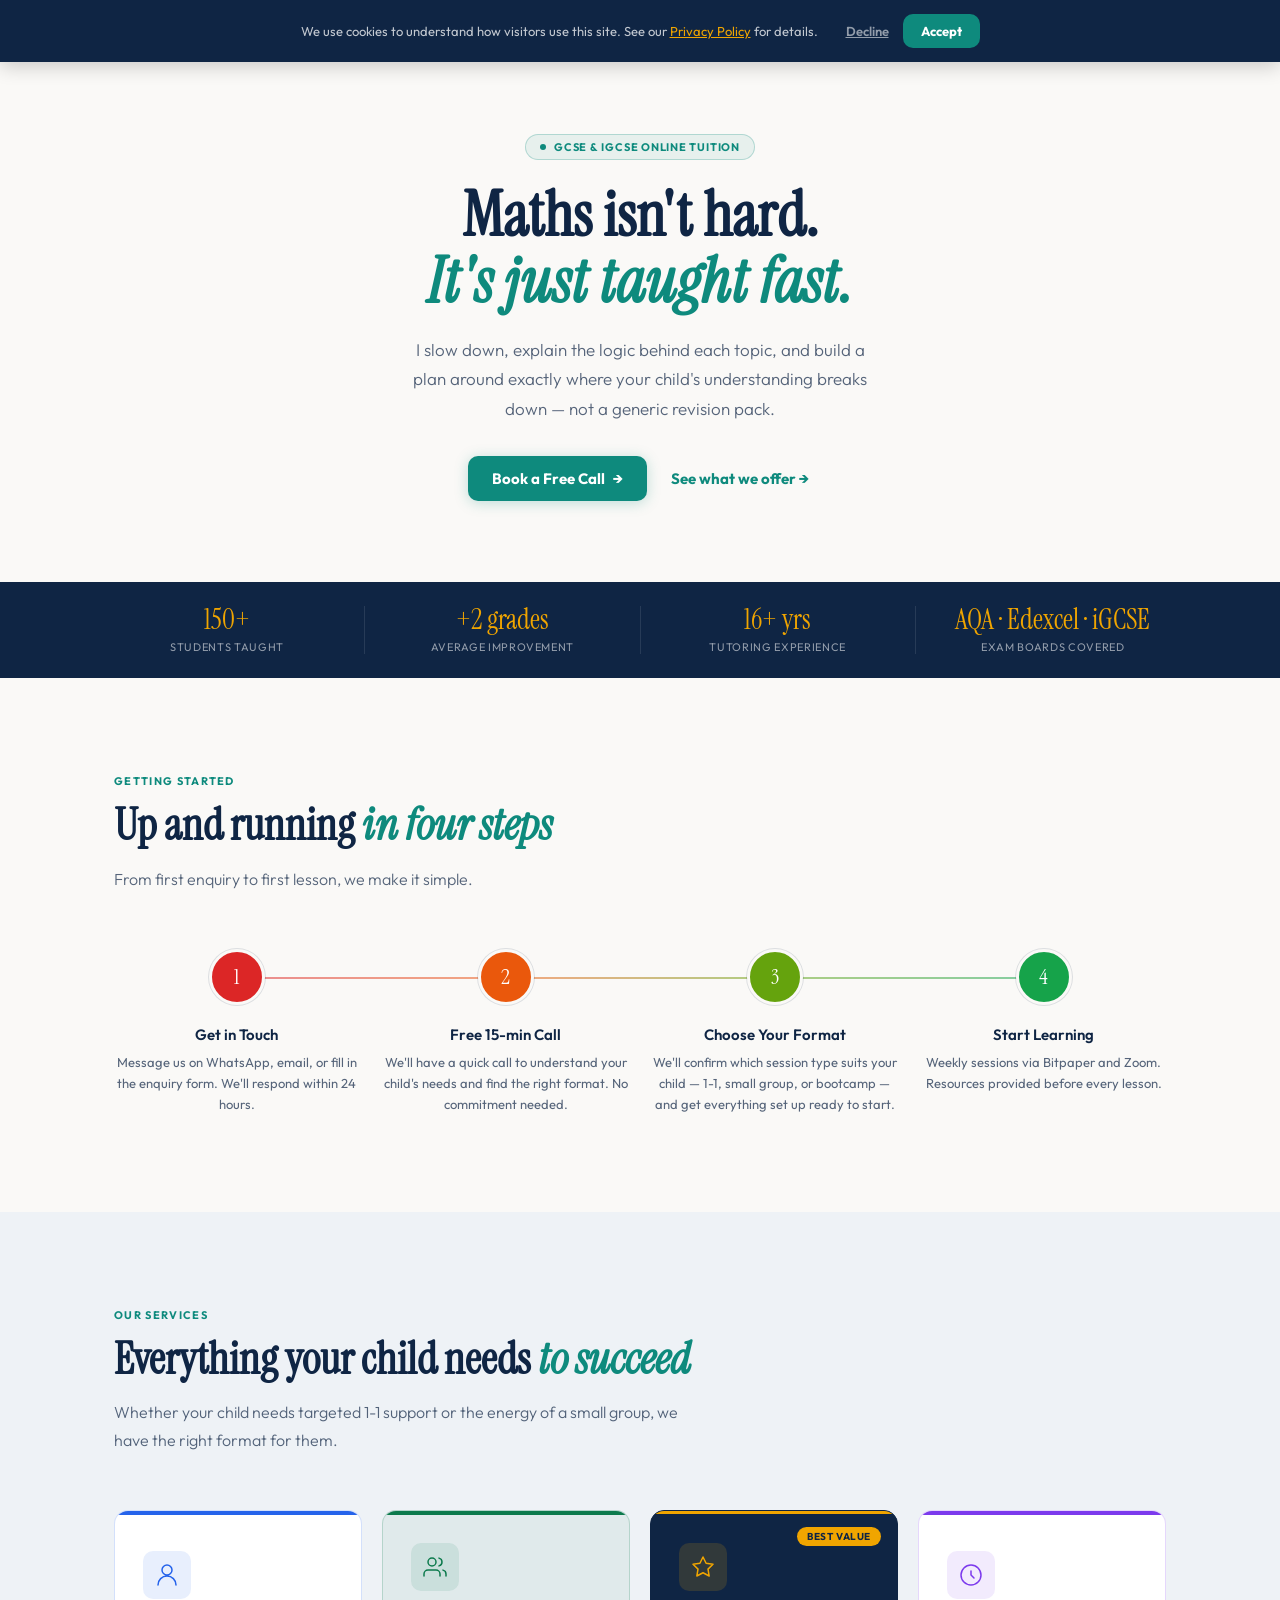
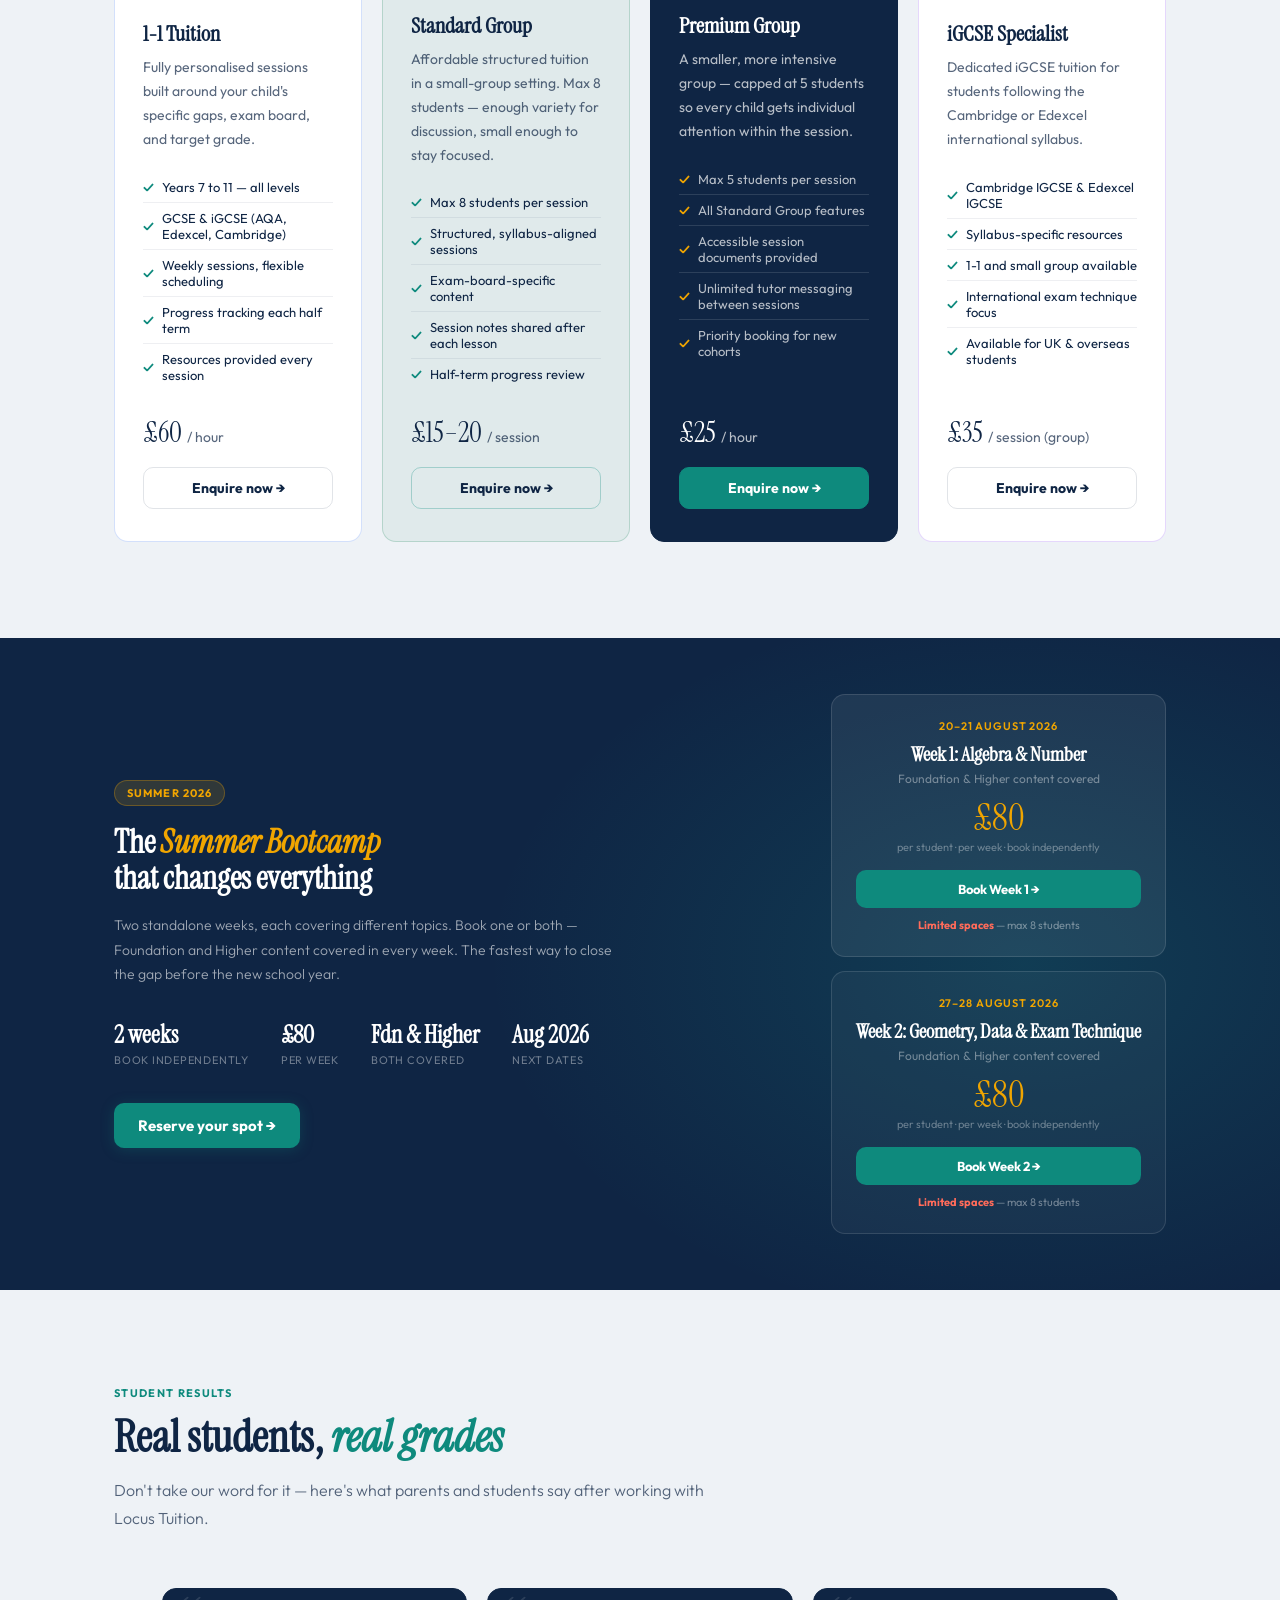
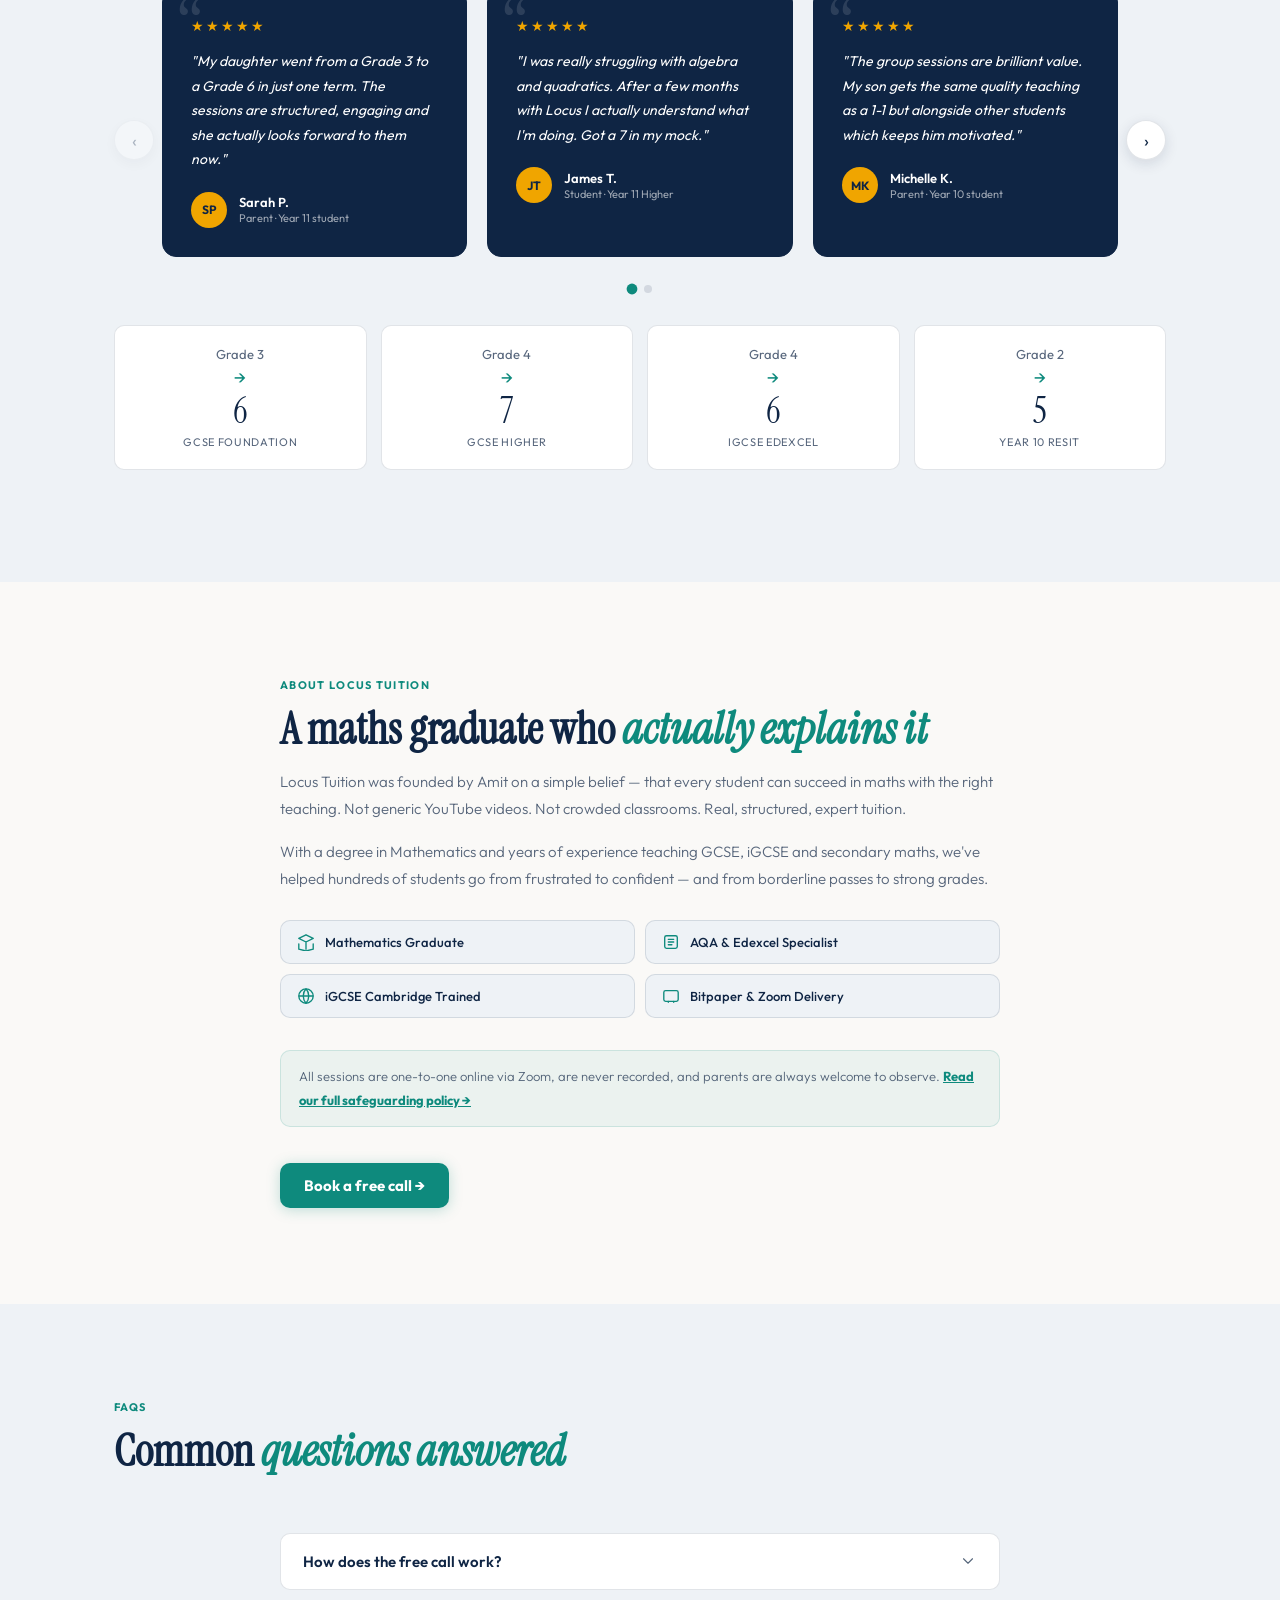
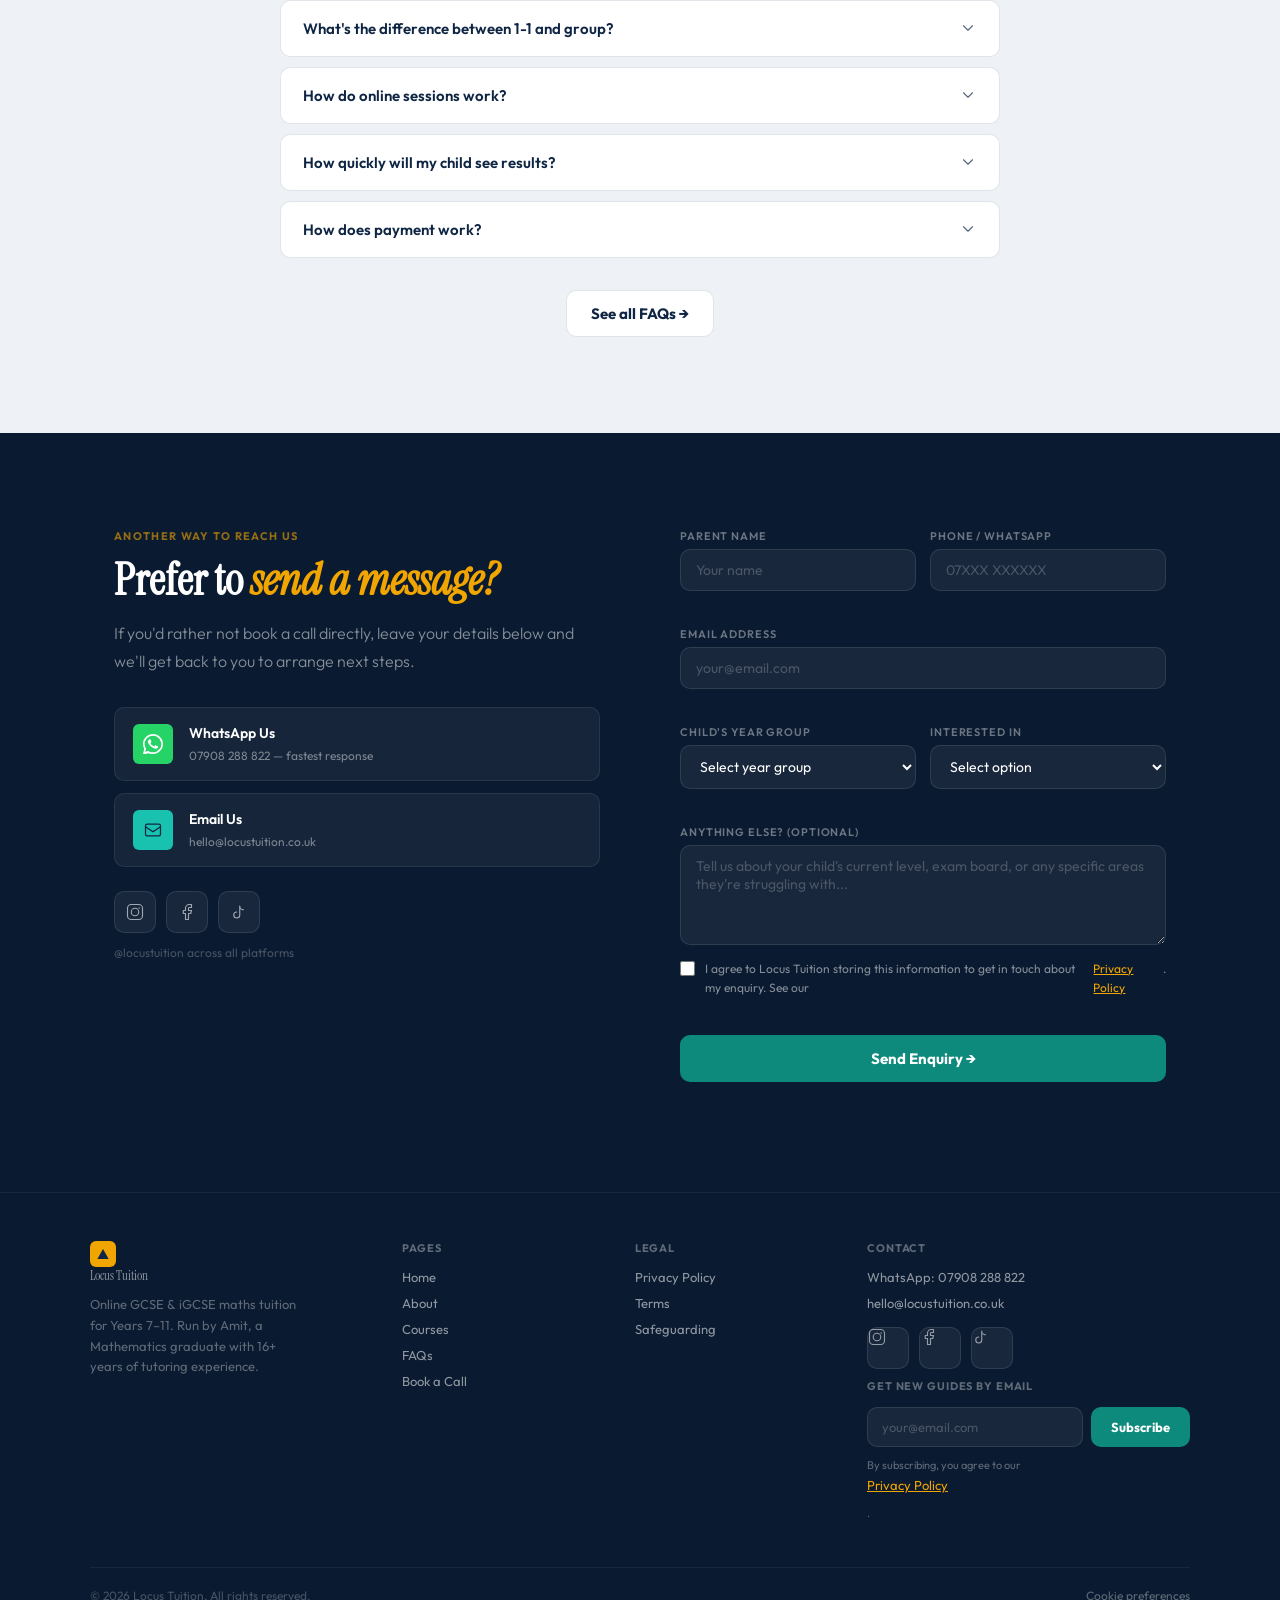
<file: index.html>
<!DOCTYPE html>
<html lang="en">
<head>
  <meta charset="UTF-8">
  <meta name="viewport" content="width=device-width, initial-scale=1.0">
  <title>Locus Tuition | GCSE &amp; iGCSE Online Maths Tutoring</title>
  <meta name="description" content="Expert online GCSE and iGCSE Maths tuition for Years 7–11. Small groups and 1-1 sessions. Summer bootcamps available. Book your free discovery call today.">
  <meta name="author" content="Amit, Locus Tuition">
  <link rel="canonical" href="https://locustuition.co.uk/">

  <!-- Open Graph -->
  <meta property="og:type" content="website">
  <meta property="og:title" content="Locus Tuition | GCSE &amp; iGCSE Online Maths Tutoring">
  <meta property="og:description" content="Expert online GCSE and iGCSE Maths tuition for Years 7–11. Small groups and 1-1 sessions. Summer bootcamps available. Book your free discovery call today.">
  <meta property="og:url" content="https://locustuition.co.uk/">
  <meta property="og:image" content="https://locustuition.co.uk/assets/og-image.png">

  <!-- Twitter -->
  <meta name="twitter:card" content="summary_large_image">
  <meta name="twitter:title" content="Locus Tuition | GCSE &amp; iGCSE Online Maths Tutoring">
  <meta name="twitter:description" content="Expert online GCSE and iGCSE Maths tuition for Years 7–11. Small groups and 1-1 sessions. Summer bootcamps available. Book your free discovery call today.">
  <meta name="twitter:image" content="https://locustuition.co.uk/assets/og-image.png">

  <!-- Favicons -->
  <link rel="icon" href="/favicon.ico" sizes="any">
  <link rel="apple-touch-icon" href="/apple-touch-icon.png">
  <link rel="manifest" href="/site.webmanifest">

  <!-- SEARCH CONSOLE: replace with your real verification code from Google Search Console -->
  <meta name="google-site-verification" content="YOUR_VERIFICATION_CODE">

  <link rel="preconnect" href="https://fonts.googleapis.com">
  <link rel="preconnect" href="https://fonts.gstatic.com" crossorigin>
  <link href="https://fonts.googleapis.com/css2?family=Instrument+Serif:ital@0;1&family=Outfit:wght@300;400;500;600;700&display=swap" rel="stylesheet">
  <link rel="stylesheet" href="css/style.css">

  <script type="application/ld+json">
  {
    "@context": "https://schema.org",
    "@type": "EducationalOrganization",
    "name": "Locus Tuition",
    "url": "https://locustuition.co.uk/",
    "email": "hello@locustuition.co.uk",
    "sameAs": [
      "https://instagram.com/locustuition",
      "https://tiktok.com/@locustuition"
    ],
    "areaServed": "GB",
    "description": "Online GCSE and iGCSE maths tuition for Years 7-11, covering AQA, Edexcel and Cambridge iGCSE."
  }
  </script>
</head>
<body class="has-sticky-cta">

  <!-- ═══ NAV ═══ -->
  <nav id="nav">
    <div class="nav-inner">
      <a href="#home" class="nav-logo">
        <div class="logo-mark">
          <svg viewBox="0 0 20 20" fill="none" xmlns="http://www.w3.org/2000/svg">
            <polygon points="10,3 18,17 2,17" fill="#0F2544"/>
          </svg>
        </div>
        Locus Tuition
      </a>
      <ul class="nav-links">
        <li><a href="index.html">Home</a></li>
        <li><a href="about.html">About</a></li>
        <li><a href="courses.html">Courses</a></li>
        <li><a href="faq.html">FAQs</a></li>
        <li><a href="resources/index.html">Resources</a></li>
        <li><a href="book.html" class="nav-cta">Book a Free Call</a></li>
      </ul>
      <button class="nav-hamburger" aria-label="Open menu" aria-expanded="false">
        <span></span><span></span><span></span>
      </button>
    </div>
  </nav>

  <!-- Mobile menu -->
  <div class="mobile-menu" id="mobileMenu">
    <ul>
      <li><a href="index.html">Home</a></li>
      <li><a href="about.html">About</a></li>
      <li><a href="courses.html">Courses</a></li>
      <li><a href="faq.html">FAQs</a></li>
      <li><a href="resources/index.html">Resources</a></li>
      <li><a href="book.html" class="mobile-cta">Book a Free Call</a></li>
    </ul>
  </div>

  <!-- ═══ HERO ═══ -->
  <section class="hero" id="home">
    <div class="hero-inner">
      <div class="hero-text">
        <div class="hero-pill">
          <span class="pill-dot"></span>
          GCSE &amp; iGCSE Online Tuition
        </div>
        <h1>Maths isn't hard.<br><em>It's just taught fast.</em></h1>
        <p class="hero-sub">I slow down, explain the logic behind each topic, and build a plan around exactly where your child's understanding breaks down — not a generic revision pack.</p>
        <div class="hero-actions">
          <a href="book.html" class="btn-primary">Book a Free Call <span class="btn-arrow">→</span></a>
          <a href="#offer" class="hero-secondary-link">See what we offer →</a>
        </div>
      </div>
    </div>
  </section>

  <!-- ═══ TRUST BAR ═══ -->
  <div class="trust-bar">
    <div class="trust-inner">
      <div class="trust-stat">
        <div class="trust-stat-num">150+</div>
        <div class="trust-stat-label">Students taught</div>
      </div>
      <div class="trust-stat">
        <div class="trust-stat-num">+2 grades</div>
        <div class="trust-stat-label">Average improvement</div>
      </div>
      <div class="trust-stat">
        <div class="trust-stat-num">16+ yrs</div>
        <div class="trust-stat-label">Tutoring experience</div>
      </div>
      <div class="trust-stat">
        <div class="trust-stat-num">AQA · Edexcel · iGCSE</div>
        <div class="trust-stat-label">Exam boards covered</div>
      </div>
    </div>
  </div>

  <!-- ═══ HOW IT WORKS ═══ -->
  <section class="section section--white" id="how">
    <div class="container">
      <div class="section-header">
        <div class="section-label">Getting Started</div>
        <h2 class="section-title">Up and running <em>in four steps</em></h2>
        <p class="section-sub">From first enquiry to first lesson, we make it simple.</p>
      </div>
      <div class="steps-grid">
        <div class="step-item">
          <div class="step-number">1</div>
          <h4>Get in Touch</h4>
          <p>Message us on WhatsApp, email, or fill in the enquiry form. We'll respond within 24 hours.</p>
        </div>
        <div class="step-item">
          <div class="step-number">2</div>
          <h4>Free 15-min Call</h4>
          <p>We'll have a quick call to understand your child's needs and find the right format. No commitment needed.</p>
        </div>
        <div class="step-item">
          <div class="step-number">3</div>
          <h4>Choose Your Format</h4>
          <p>We'll confirm which session type suits your child — 1-1, small group, or bootcamp — and get everything set up ready to start.</p>
        </div>
        <div class="step-item">
          <div class="step-number">4</div>
          <h4>Start Learning</h4>
          <p>Weekly sessions via Bitpaper and Zoom. Resources provided before every lesson.</p>
        </div>
      </div>
    </div>
  </section>

  <!-- ═══ WHAT WE OFFER ═══ -->
  <section class="section section--cream" id="offer">
    <div class="container">
      <div class="section-header">
        <div class="section-label">Our Services</div>
        <h2 class="section-title">Everything your child needs <em>to succeed</em></h2>
        <p class="section-sub">Whether your child needs targeted 1-1 support or the energy of a small group, we have the right format for them.</p>
      </div>
      <div class="offer-grid offer-grid--four">

        <div class="offer-card" style="border-color: rgba(37,99,235,0.2);">
          <div style="position:absolute;top:0;left:0;right:0;height:4px;background:var(--accent-blue);border-radius:var(--radius-lg) var(--radius-lg) 0 0;"></div>
          <div class="offer-icon" style="background: rgba(37,99,235,0.1); color: var(--accent-blue); margin-top: 8px;">
            <svg viewBox="0 0 24 24" fill="none"><path d="M12 12a5 5 0 1 0 0-10 5 5 0 0 0 0 10zm-9 10a9 9 0 0 1 18 0" stroke="currentColor" stroke-width="1.5" stroke-linecap="round"/></svg>
          </div>
          <h3>1-1 Tuition</h3>
          <p>Fully personalised sessions built around your child's specific gaps, exam board, and target grade.</p>
          <ul class="offer-features">
            <li>Years 7 to 11 — all levels</li>
            <li>GCSE &amp; iGCSE (AQA, Edexcel, Cambridge)</li>
            <li>Weekly sessions, flexible scheduling</li>
            <li>Progress tracking each half term</li>
            <li>Resources provided every session</li>
          </ul>
          <div class="offer-price">£60 <span>/ hour</span></div>
          <a href="book.html" class="offer-cta">Enquire now →</a>
        </div>

        <div class="offer-card" style="background: rgba(12,122,76,0.06); border-color: rgba(12,122,76,0.2);">
          <div style="position:absolute;top:0;left:0;right:0;height:4px;background:var(--accent-emerald);border-radius:var(--radius-lg) var(--radius-lg) 0 0;"></div>
          <div class="offer-icon" style="background: rgba(12,122,76,0.1); color: var(--accent-emerald);">
            <svg viewBox="0 0 24 24" fill="none"><path d="M17 21v-2a4 4 0 0 0-4-4H5a4 4 0 0 0-4 4v2" stroke="currentColor" stroke-width="1.5" stroke-linecap="round"/><circle cx="9" cy="7" r="4" stroke="currentColor" stroke-width="1.5"/><path d="M23 21v-2a4 4 0 0 0-3-3.87M16 3.13a4 4 0 0 1 0 7.75" stroke="currentColor" stroke-width="1.5" stroke-linecap="round"/></svg>
          </div>
          <h3>Standard Group</h3>
          <p>Affordable structured tuition in a small-group setting. Max 8 students — enough variety for discussion, small enough to stay focused.</p>
          <ul class="offer-features">
            <li>Max 8 students per session</li>
            <li>Structured, syllabus-aligned sessions</li>
            <li>Exam-board-specific content</li>
            <li>Session notes shared after each lesson</li>
            <li>Half-term progress review</li>
          </ul>
          <div class="offer-price">£15–20 <span>/ session</span></div>
          <a href="book.html" class="offer-cta" style="border-color:rgba(14,138,125,0.3);">Enquire now →</a>
        </div>

        <div class="offer-card offer-card--featured offer-card--dark">
          <div class="featured-badge">Best Value</div>
          <div class="offer-icon offer-icon--gold">
            <svg viewBox="0 0 24 24" fill="none"><polygon points="12 2 15.09 8.26 22 9.27 17 14.14 18.18 21.02 12 17.77 5.82 21.02 7 14.14 2 9.27 8.91 8.26 12 2" stroke="currentColor" stroke-width="1.5" stroke-linecap="round" stroke-linejoin="round"/></svg>
          </div>
          <h3>Premium Group</h3>
          <p>A smaller, more intensive group — capped at 5 students so every child gets individual attention within the session.</p>
          <ul class="offer-features">
            <li>Max 5 students per session</li>
            <li>All Standard Group features</li>
            <li>Accessible session documents provided</li>
            <li>Unlimited tutor messaging between sessions</li>
            <li>Priority booking for new cohorts</li>
          </ul>
          <div class="offer-price">£25 <span>/ hour</span></div>
          <a href="book.html" class="offer-cta offer-cta--featured">Enquire now →</a>
        </div>

        <div class="offer-card" style="border-color: rgba(124,58,237,0.2);">
          <div style="position:absolute;top:0;left:0;right:0;height:4px;background:var(--accent-violet);border-radius:var(--radius-lg) var(--radius-lg) 0 0;"></div>
          <div class="offer-icon" style="background: rgba(124,58,237,0.1); color: var(--accent-violet); margin-top: 8px;">
            <svg viewBox="0 0 24 24" fill="none"><circle cx="12" cy="12" r="10" stroke="currentColor" stroke-width="1.5"/><path d="M12 8v4l3 3" stroke="currentColor" stroke-width="1.5" stroke-linecap="round"/></svg>
          </div>
          <h3>iGCSE Specialist</h3>
          <p>Dedicated iGCSE tuition for students following the Cambridge or Edexcel international syllabus.</p>
          <ul class="offer-features">
            <li>Cambridge IGCSE &amp; Edexcel IGCSE</li>
            <li>Syllabus-specific resources</li>
            <li>1-1 and small group available</li>
            <li>International exam technique focus</li>
            <li>Available for UK &amp; overseas students</li>
          </ul>
          <div class="offer-price">£35 <span>/ session (group)</span></div>
          <a href="book.html" class="offer-cta">Enquire now →</a>
        </div>

      </div>
    </div>
  </section>

  <!-- ═══ BOOTCAMP ═══ -->
  <section class="bootcamp-section" id="bootcamp" style="padding: 56px 0;">
    <div class="container">
      <div class="bootcamp-inner">
        <div class="bootcamp-text">
          <div class="bootcamp-tag">Summer 2026</div>
          <h2 style="font-size: clamp(1.5rem, 3vw, 2rem);">The <em>Summer Bootcamp</em><br>that changes everything</h2>
          <p style="font-size: 14px;">Two standalone weeks, each covering different topics. Book one or both — Foundation and Higher content covered in every week. The fastest way to close the gap before the new school year.</p>
          <div class="bootcamp-facts">
            <div class="bootcamp-fact"><strong>2 weeks</strong><span>Book independently</span></div>
            <div class="bootcamp-fact"><strong>£80</strong><span>Per week</span></div>
            <div class="bootcamp-fact"><strong>Fdn &amp; Higher</strong><span>Both covered</span></div>
            <div class="bootcamp-fact"><strong>Aug 2026</strong><span>Next dates</span></div>
          </div>
          <a href="https://wa.me/447908288822" class="btn-primary" target="_blank" rel="noopener">Reserve your spot →</a>
        </div>
        <div class="bootcamp-cards">
          <div class="bootcamp-card">
            <div class="bootcamp-card-dates">20–21 August 2026</div>
            <h3>Week 1: Algebra &amp; Number</h3>
            <p class="bootcamp-card-tier">Foundation &amp; Higher content covered</p>
            <div class="bootcamp-card-price">£80</div>
            <p class="bootcamp-card-price-sub">per student · per week · book independently</p>
            <a href="https://wa.me/447908288822" class="bootcamp-card-cta" target="_blank" rel="noopener">Book Week 1 →</a>
            <p class="bootcamp-spots"><strong>Limited spaces</strong> — max 8 students</p>
          </div>
          <div class="bootcamp-card bootcamp-card--higher">
            <div class="bootcamp-card-dates">27–28 August 2026</div>
            <h3>Week 2: Geometry, Data &amp; Exam Technique</h3>
            <p class="bootcamp-card-tier">Foundation &amp; Higher content covered</p>
            <div class="bootcamp-card-price">£80</div>
            <p class="bootcamp-card-price-sub">per student · per week · book independently</p>
            <a href="https://wa.me/447908288822" class="bootcamp-card-cta" target="_blank" rel="noopener">Book Week 2 →</a>
            <p class="bootcamp-spots"><strong>Limited spaces</strong> — max 8 students</p>
          </div>
        </div>
      </div>
    </div>
  </section>

  <!-- ═══ RESULTS ═══ -->
  <section class="section section--cream" id="results">
    <div class="container">
      <div class="section-header">
        <div class="section-label">Student Results</div>
        <h2 class="section-title">Real students, <em>real grades</em></h2>
        <p class="section-sub">Don't take our word for it — here's what parents and students say after working with Locus Tuition.</p>
      </div>
      <div class="testimonial-carousel">
        <button class="carousel-arrow carousel-arrow--prev" id="testimonialPrev" aria-label="Previous review">‹</button>
        <div class="testimonial-viewport">
        <div class="testimonial-track" id="testimonialTrack">
          <div class="testimonial-card">
            <div class="testimonial-stars">★★★★★</div>
            <p class="testimonial-text">"My daughter went from a Grade 3 to a Grade 6 in just one term. The sessions are structured, engaging and she actually looks forward to them now."</p>
            <div class="testimonial-author">
              <div class="author-avatar">SP</div>
              <div>
                <div class="author-name">Sarah P.</div>
                <div class="author-detail">Parent · Year 11 student</div>
              </div>
            </div>
          </div>
          <div class="testimonial-card">
            <div class="testimonial-stars">★★★★★</div>
            <p class="testimonial-text">"I was really struggling with algebra and quadratics. After a few months with Locus I actually understand what I'm doing. Got a 7 in my mock."</p>
            <div class="testimonial-author">
              <div class="author-avatar">JT</div>
              <div>
                <div class="author-name">James T.</div>
                <div class="author-detail">Student · Year 11 Higher</div>
              </div>
            </div>
          </div>
          <div class="testimonial-card">
            <div class="testimonial-stars">★★★★★</div>
            <p class="testimonial-text">"The group sessions are brilliant value. My son gets the same quality teaching as a 1-1 but alongside other students which keeps him motivated."</p>
            <div class="testimonial-author">
              <div class="author-avatar">MK</div>
              <div>
                <div class="author-name">Michelle K.</div>
                <div class="author-detail">Parent · Year 10 student</div>
              </div>
            </div>
          </div>
          <!-- Placeholder — real review to replace -->
          <div class="testimonial-card">
            <div class="testimonial-stars">★★★★★</div>
            <p class="testimonial-text">"My son used to dread maths homework. Three months in and he's actually explaining concepts to me now. The confidence shift has been the biggest change."</p>
            <div class="testimonial-author">
              <div class="author-avatar">PS</div>
              <div>
                <div class="author-name">Priya S.</div>
                <div class="author-detail">Parent · Year 9 student</div>
              </div>
            </div>
          </div>
          <!-- Placeholder — real review to replace -->
          <div class="testimonial-card">
            <div class="testimonial-stars">★★★★★</div>
            <p class="testimonial-text">"I was stuck on a grade 4 for ages. Locus helped me see exactly where I was losing marks and now I'm consistently hitting a 6 in mocks."</p>
            <div class="testimonial-author">
              <div class="author-avatar">DO</div>
              <div>
                <div class="author-name">Daniel O.</div>
                <div class="author-detail">Student · Year 10 Foundation</div>
              </div>
            </div>
          </div>
          <!-- Placeholder — real review to replace -->
          <div class="testimonial-card">
            <div class="testimonial-stars">★★★★★</div>
            <p class="testimonial-text">"We started early to get ahead of GCSEs and it's been worth it. The sessions are structured but never feel like extra school."</p>
            <div class="testimonial-author">
              <div class="author-avatar">LB</div>
              <div>
                <div class="author-name">Laura B.</div>
                <div class="author-detail">Parent · Year 8 student</div>
              </div>
            </div>
          </div>
        </div>
        </div>
        <button class="carousel-arrow carousel-arrow--next" id="testimonialNext" aria-label="Next review">›</button>
        <div class="carousel-dots" id="testimonialDots"></div>
      </div>
      <div class="results-grid">
        <div class="result-item">
          <div class="result-before">Grade 3</div>
          <div class="result-arrow">→</div>
          <div class="result-after">6</div>
          <div class="result-label">GCSE Foundation</div>
        </div>
        <div class="result-item">
          <div class="result-before">Grade 4</div>
          <div class="result-arrow">→</div>
          <div class="result-after">7</div>
          <div class="result-label">GCSE Higher</div>
        </div>
        <div class="result-item">
          <div class="result-before">Grade 4</div>
          <div class="result-arrow">→</div>
          <div class="result-after">6</div>
          <div class="result-label">iGCSE Edexcel</div>
        </div>
        <div class="result-item">
          <div class="result-before">Grade 2</div>
          <div class="result-arrow">→</div>
          <div class="result-after">5</div>
          <div class="result-label">Year 10 Resit</div>
        </div>
      </div>
      <p class="results-note"></p>
    </div>
  </section>

  <!-- ═══ ABOUT ═══ -->
  <section class="section section--white" id="about">
    <div class="container">
      <div class="about-grid" style="grid-template-columns: 1fr; max-width: 720px; margin: 0 auto;">
        <div class="about-content">
          <div class="section-label">About Locus Tuition</div>
          <h2 class="section-title">A maths graduate who <em>actually explains it</em></h2>
          <p>Locus Tuition was founded by Amit on a simple belief — that every student can succeed in maths with the right teaching. Not generic YouTube videos. Not crowded classrooms. Real, structured, expert tuition.</p>
          <p>With a degree in Mathematics and years of experience teaching GCSE, iGCSE and secondary maths, we've helped hundreds of students go from frustrated to confident — and from borderline passes to strong grades.</p>
          <div class="about-quals">
            <div class="qual-item">
              <svg viewBox="0 0 20 20" fill="none"><path d="M10 2l8 4-8 4-8-4 8-4zm0 8v8m-8-6v6l8 2 8-2v-6" stroke="currentColor" stroke-width="1.5" stroke-linecap="round" stroke-linejoin="round"/></svg>
              Mathematics Graduate
            </div>
            <div class="qual-item">
              <svg viewBox="0 0 20 20" fill="none"><rect x="3" y="3" width="14" height="14" rx="2" stroke="currentColor" stroke-width="1.5"/><path d="M7 10h6M7 7h6M7 13h4" stroke="currentColor" stroke-width="1.5" stroke-linecap="round"/></svg>
              AQA &amp; Edexcel Specialist
            </div>
            <div class="qual-item">
              <svg viewBox="0 0 20 20" fill="none"><circle cx="10" cy="10" r="8" stroke="currentColor" stroke-width="1.5"/><path d="M2 10h16M10 2a12 12 0 0 1 0 16M10 2a12 12 0 0 0 0 16" stroke="currentColor" stroke-width="1.5"/></svg>
              iGCSE Cambridge Trained
            </div>
            <div class="qual-item">
              <svg viewBox="0 0 20 20" fill="none"><rect x="2" y="4" width="16" height="12" rx="2" stroke="currentColor" stroke-width="1.5"/><path d="M7 16v1m6-1v1" stroke="currentColor" stroke-width="1.5" stroke-linecap="round"/></svg>
              Bitpaper &amp; Zoom Delivery
            </div>
          </div>
          <p style="font-size: 13px; color: var(--text-muted); margin-top: 20px; padding: 14px 18px; background: rgba(14,138,125,0.06); border-radius: var(--radius-md); border: 1px solid rgba(14,138,125,0.15);">All sessions are one-to-one online via Zoom, are never recorded, and parents are always welcome to observe. <a href="about.html#safeguarding" style="color: var(--teal-600); font-weight: 700; text-decoration: underline;">Read our full safeguarding policy →</a></p>
          <a href="book.html" class="btn-primary" style="margin-top: 20px;">Book a free call →</a>
        </div>
      </div>
    </div>
  </section>

  <!-- ═══ FAQ ═══ -->
  <section class="section section--cream" id="faq">
    <div class="container">
      <div class="section-header">
        <div class="section-label">FAQs</div>
        <h2 class="section-title">Common <em>questions answered</em></h2>
      </div>
      <div style="max-width: 720px; margin: 0 auto;">
        <div class="faq-accordion">
          <div class="faq-accordion-item">
            <button class="faq-accordion-trigger" aria-expanded="false">
              How does the free call work?
              <svg class="faq-accordion-icon" viewBox="0 0 24 24" fill="none"><path d="M6 9l6 6 6-6" stroke="currentColor" stroke-width="1.5" stroke-linecap="round" stroke-linejoin="round"/></svg>
            </button>
            <div class="faq-accordion-body">
              <div class="faq-accordion-content"><p>We start with a free 15-minute call to find out about your child's level, exam board and goals. From there we'll recommend the right format and you can get started as soon as the following week.</p></div>
            </div>
          </div>
          <div class="faq-accordion-item">
            <button class="faq-accordion-trigger" aria-expanded="false">
              What's the difference between 1-1 and group?
              <svg class="faq-accordion-icon" viewBox="0 0 24 24" fill="none"><path d="M6 9l6 6 6-6" stroke="currentColor" stroke-width="1.5" stroke-linecap="round" stroke-linejoin="round"/></svg>
            </button>
            <div class="faq-accordion-body">
              <div class="faq-accordion-content"><p>1-1 sessions are fully personalised to your child's specific gaps and exam board. Group sessions follow a structured curriculum and are ideal for students who need consistent practice.</p></div>
            </div>
          </div>
          <div class="faq-accordion-item">
            <button class="faq-accordion-trigger" aria-expanded="false">
              How do online sessions work?
              <svg class="faq-accordion-icon" viewBox="0 0 24 24" fill="none"><path d="M6 9l6 6 6-6" stroke="currentColor" stroke-width="1.5" stroke-linecap="round" stroke-linejoin="round"/></svg>
            </button>
            <div class="faq-accordion-body">
              <div class="faq-accordion-content"><p>Sessions run via video call with an interactive whiteboard. Your child needs a device, stable internet, and something to write on. The tutor shares their screen and students show working in real time.</p></div>
            </div>
          </div>
          <div class="faq-accordion-item">
            <button class="faq-accordion-trigger" aria-expanded="false">
              How quickly will my child see results?
              <svg class="faq-accordion-icon" viewBox="0 0 24 24" fill="none"><path d="M6 9l6 6 6-6" stroke="currentColor" stroke-width="1.5" stroke-linecap="round" stroke-linejoin="round"/></svg>
            </button>
            <div class="faq-accordion-body">
              <div class="faq-accordion-content"><p>Most students notice improved understanding within the first few sessions. Visible grade improvements typically take a full term. We review progress every half term so you always know where things stand.</p></div>
            </div>
          </div>
          <div class="faq-accordion-item">
            <button class="faq-accordion-trigger" aria-expanded="false">
              How does payment work?
              <svg class="faq-accordion-icon" viewBox="0 0 24 24" fill="none"><path d="M6 9l6 6 6-6" stroke="currentColor" stroke-width="1.5" stroke-linecap="round" stroke-linejoin="round"/></svg>
            </button>
            <div class="faq-accordion-body">
              <div class="faq-accordion-content"><p>Sessions are booked and paid roughly a month in advance — four sessions at a time. No fixed contract. If you decide not to continue, simply don't book the following month.</p></div>
            </div>
          </div>
        </div>
      </div>
      <div style="text-align: center; margin-top: 32px;">
        <a href="faq.html" class="btn-secondary">See all FAQs →</a>
      </div>
    </div>
  </section>

  <!-- ═══ CONTACT ═══ -->
  <section class="section contact-section" id="contact">
    <div class="container">
      <div class="contact-inner">

        <div class="contact-info">
          <div class="section-label">Another Way to Reach Us</div>
          <h2 class="section-title">Prefer to <em>send a message?</em></h2>
          <p class="section-sub">If you'd rather not book a call directly, leave your details below and we'll get back to you to arrange next steps.</p>
          <div class="contact-methods">
            <a href="https://wa.me/447908288822" class="contact-method" target="_blank" rel="noopener">
              <div class="contact-method-icon contact-method-icon--whatsapp">
                <svg viewBox="0 0 24 24" fill="currentColor"><path d="M17.472 14.382c-.297-.149-1.758-.867-2.03-.967-.273-.099-.471-.148-.67.15-.197.297-.767.966-.94 1.164-.173.199-.347.223-.644.075-.297-.15-1.255-.463-2.39-1.475-.883-.788-1.48-1.761-1.653-2.059-.173-.297-.018-.458.13-.606.134-.133.298-.347.446-.52.149-.174.198-.298.298-.497.099-.198.05-.371-.025-.52-.075-.149-.669-1.612-.916-2.207-.242-.579-.487-.5-.669-.51-.173-.008-.371-.01-.57-.01-.198 0-.52.074-.792.372-.272.297-1.04 1.016-1.04 2.479 0 1.462 1.065 2.875 1.213 3.074.149.198 2.096 3.2 5.077 4.487.709.306 1.262.489 1.694.625.712.227 1.36.195 1.871.118.571-.085 1.758-.719 2.006-1.413.248-.694.248-1.289.173-1.413-.074-.124-.272-.198-.57-.347z"/><path d="M12 0C5.373 0 0 5.373 0 12c0 2.126.549 4.122 1.515 5.858L.057 23.63a.75.75 0 0 0 .918.918l5.772-1.458A11.945 11.945 0 0 0 12 24c6.627 0 12-5.373 12-12S18.627 0 12 0zm0 22a10 10 0 0 1-5.118-1.404l-.366-.217-3.793.958.975-3.681-.238-.378A10 10 0 1 1 12 22z"/></svg>
              </div>
              <div class="contact-method-text">
                <strong>WhatsApp Us</strong>
                <span>07908 288 822 — fastest response</span>
              </div>
            </a>
            <a href="mailto:hello@locustuition.co.uk" class="contact-method">
              <div class="contact-method-icon contact-method-icon--email">
                <svg viewBox="0 0 24 24" fill="none"><path d="M3 8l9 6 9-6M5 5h14a2 2 0 0 1 2 2v10a2 2 0 0 1-2 2H5a2 2 0 0 1-2-2V7a2 2 0 0 1 2-2z" stroke="currentColor" stroke-width="1.5" stroke-linecap="round"/></svg>
              </div>
              <div class="contact-method-text">
                <strong>Email Us</strong>
                <span>hello@locustuition.co.uk</span>
              </div>
            </a>
          </div>
          <div class="social-row">
            <a href="https://instagram.com/locustuition" class="social-btn" target="_blank" rel="noopener" aria-label="Instagram">
              <svg viewBox="0 0 24 24" fill="none"><rect x="2" y="2" width="20" height="20" rx="5" stroke="currentColor" stroke-width="1.5"/><circle cx="12" cy="12" r="5" stroke="currentColor" stroke-width="1.5"/><circle cx="17.5" cy="6.5" r="1" fill="currentColor"/></svg>
            </a>
            <a href="https://facebook.com/locustuition" class="social-btn" target="_blank" rel="noopener" aria-label="Facebook">
              <svg viewBox="0 0 24 24" fill="none"><path d="M18 2h-3a5 5 0 0 0-5 5v3H7v4h3v8h4v-8h3l1-4h-4V7a1 1 0 0 1 1-1h3V2z" stroke="currentColor" stroke-width="1.5" stroke-linecap="round" stroke-linejoin="round"/></svg>
            </a>
            <a href="https://tiktok.com/@locustuition" class="social-btn" target="_blank" rel="noopener" aria-label="TikTok">
              <svg viewBox="0 0 24 24" fill="none"><path d="M9 12a4 4 0 1 0 4 4V4a5 5 0 0 0 5 5" stroke="currentColor" stroke-width="1.5" stroke-linecap="round" stroke-linejoin="round"/></svg>
            </a>
          </div>
          <p class="social-handle">@locustuition across all platforms</p>
        </div>

        <div class="contact-form-wrap">
          <form class="contact-form" id="contactForm" action="https://formspree.io/f/xwlepdaw" method="POST" novalidate>
            <!-- Honeypot — real users never see or reach this field -->
            <input type="text" name="_gotcha" class="form-honeypot" tabindex="-1" autocomplete="off" aria-hidden="true">

            <div class="form-row">
              <div class="form-group">
                <label for="parentName">Parent Name</label>
                <input type="text" id="parentName" name="parentName" placeholder="Your name" autocomplete="name" required>
                <span class="form-error" id="parentNameError"></span>
              </div>
              <div class="form-group">
                <label for="phone">Phone / WhatsApp</label>
                <input type="tel" id="phone" name="phone" placeholder="07XXX XXXXXX" autocomplete="tel" required>
                <span class="form-error" id="phoneError"></span>
              </div>
            </div>
            <div class="form-group">
              <label for="email">Email Address</label>
              <input type="email" id="email" name="email" placeholder="your@email.com" autocomplete="email" required>
              <span class="form-error" id="emailError"></span>
            </div>
            <div class="form-row">
              <div class="form-group">
                <label for="yearGroup">Child's Year Group</label>
                <select id="yearGroup" name="yearGroup" required>
                  <option value="">Select year group</option>
                  <option>Year 7</option>
                  <option>Year 8</option>
                  <option>Year 9</option>
                  <option>Year 10</option>
                  <option>Year 11</option>
                </select>
                <span class="form-error" id="yearGroupError"></span>
              </div>
              <div class="form-group">
                <label for="interest">Interested In</label>
                <select id="interest" name="interest">
                  <option value="">Select option</option>
                  <option>1-1 Tuition</option>
                  <option>Group Sessions</option>
                  <option>Summer Bootcamp</option>
                  <option>iGCSE Tuition</option>
                  <option>Not sure yet</option>
                </select>
              </div>
            </div>
            <div class="form-group">
              <label for="message">Anything else? (optional)</label>
              <textarea id="message" name="message" placeholder="Tell us about your child's current level, exam board, or any specific areas they're struggling with..."></textarea>
            </div>

            <div class="form-consent">
              <label>
                <input type="checkbox" name="consent" id="consent" required>
                I agree to Locus Tuition storing this information to get in touch about my enquiry. See our <a href="privacy.html">Privacy Policy</a>.
              </label>
              <span class="form-error" id="consentError"></span>
            </div>

            <button type="submit" class="form-submit">Send Enquiry →</button>
            <div id="formStatus" class="form-status" role="status" aria-live="polite"></div>
          </form>
        </div>

      </div>
    </div>
  </section>

  <!-- ═══ FOOTER ═══ -->
  <footer>
    <div class="footer-grid">
      <div class="footer-col">
        <a href="#home" class="footer-logo">
          <div class="logo-mark logo-mark--sm">
            <svg viewBox="0 0 20 20" fill="none"><polygon points="10,3 18,17 2,17" fill="#0F2544"/></svg>
          </div>
          Locus Tuition
        </a>
        <p class="footer-tagline">Online GCSE &amp; iGCSE maths tuition for Years 7–11. Run by Amit, a Mathematics graduate with 16+ years of tutoring experience.</p>
      </div>
      <div class="footer-col">
        <h5>Pages</h5>
        <a href="index.html">Home</a>
        <a href="about.html">About</a>
        <a href="courses.html">Courses</a>
        <a href="faq.html">FAQs</a>
        <a href="book.html">Book a Call</a>
      </div>
      <div class="footer-col">
        <h5>Legal</h5>
        <a href="privacy.html">Privacy Policy</a>
        <a href="terms.html">Terms</a>
        <a href="about.html#safeguarding">Safeguarding</a>
      </div>
      <div class="footer-col">
        <h5>Contact</h5>
        <a href="https://wa.me/447908288822" target="_blank" rel="noopener">WhatsApp: 07908 288 822</a>
        <a href="mailto:hello@locustuition.co.uk">hello@locustuition.co.uk</a>
        <div class="social-row">
          <a href="https://instagram.com/locustuition" class="social-btn" target="_blank" rel="noopener" aria-label="Instagram">
            <svg viewBox="0 0 24 24" fill="none"><rect x="2" y="2" width="20" height="20" rx="5" stroke="currentColor" stroke-width="1.5"/><circle cx="12" cy="12" r="5" stroke="currentColor" stroke-width="1.5"/><circle cx="17.5" cy="6.5" r="1" fill="currentColor"/></svg>
          </a>
          <a href="https://facebook.com/locustuition" class="social-btn" target="_blank" rel="noopener" aria-label="Facebook">
            <svg viewBox="0 0 24 24" fill="none"><path d="M18 2h-3a5 5 0 0 0-5 5v3H7v4h3v8h4v-8h3l1-4h-4V7a1 1 0 0 1 1-1h3V2z" stroke="currentColor" stroke-width="1.5" stroke-linecap="round" stroke-linejoin="round"/></svg>
          </a>
          <a href="https://tiktok.com/@locustuition" class="social-btn" target="_blank" rel="noopener" aria-label="TikTok">
            <svg viewBox="0 0 24 24" fill="none"><path d="M9 12a4 4 0 1 0 4 4V4a5 5 0 0 0 5 5" stroke="currentColor" stroke-width="1.5" stroke-linecap="round" stroke-linejoin="round"/></svg>
          </a>
        </div>
        <div class="email-capture email-capture--footer">
          <h5>Get new guides by email</h5>
          <form class="email-capture-form" action="https://formspree.io/f/xyegkoep" method="POST" novalidate>
            <input type="text" name="_gotcha" class="form-honeypot" tabindex="-1" autocomplete="off" aria-hidden="true">
            <div class="email-capture-row">
              <input type="email" name="email" placeholder="your@email.com" autocomplete="email" required aria-label="Email address">
              <button type="submit" class="form-submit">Subscribe</button>
            </div>
            <p class="email-capture-consent">By subscribing, you agree to our <a href="privacy.html">Privacy Policy</a>.</p>
            <div class="form-status" role="status" aria-live="polite"></div>
          </form>
        </div>
      </div>
    </div>
    <div class="footer-bottom">
      <p class="footer-copy">© 2026 Locus Tuition. All rights reserved.</p>
    </div>
  </footer>

  <!-- ═══ MOBILE STICKY CTA ═══ -->
  <div class="mobile-sticky-cta" id="mobileStickyCta">
    <a href="book.html" class="btn-primary">Book a Free Call →</a>
  </div>

  <script src="js/main.js"></script>
</body>
</html>
</file>
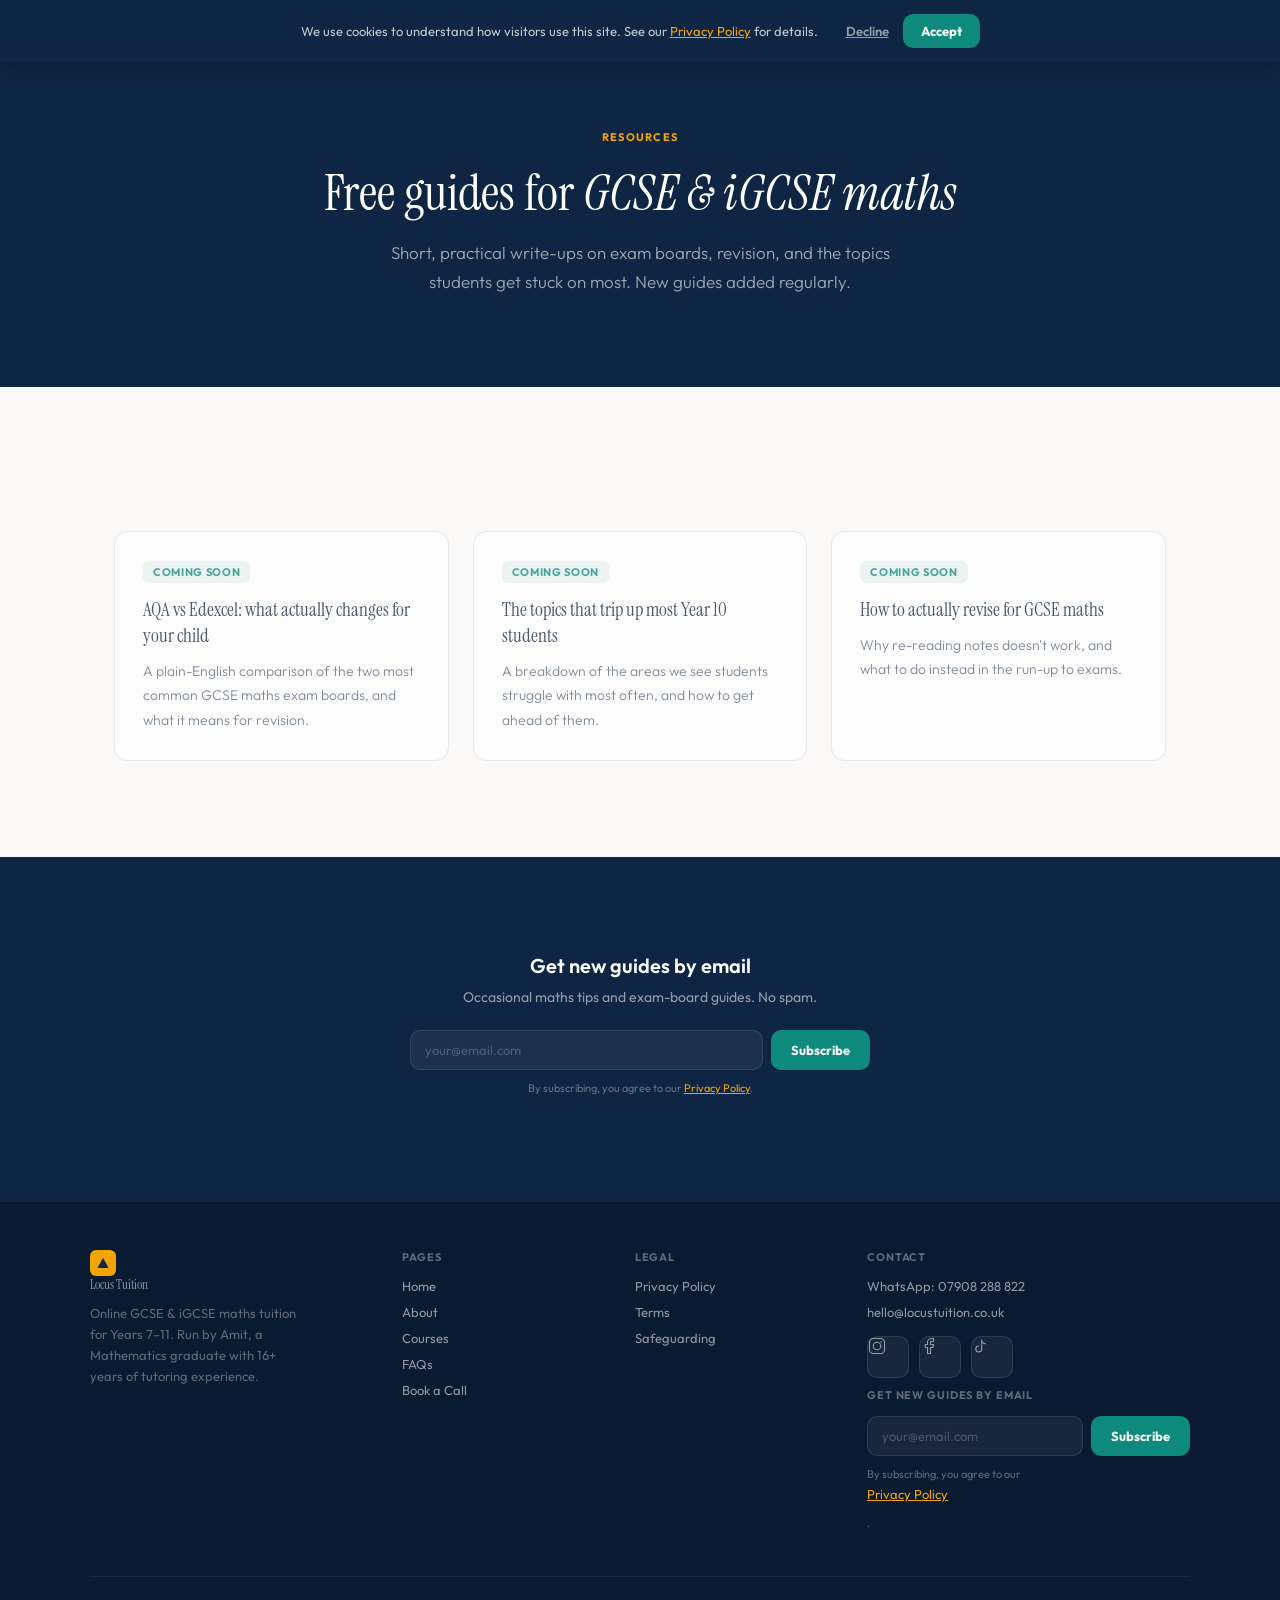
<file: resources/index.html>
<!DOCTYPE html>
<html lang="en">
<head>
  <meta charset="UTF-8">
  <meta name="viewport" content="width=device-width, initial-scale=1.0">
  <title>Resources | Locus Tuition</title>
  <meta name="description" content="Free GCSE and iGCSE maths guides from Locus Tuition — exam board differences, revision tips, and topic breakdowns for Years 7–11.">
  <meta name="author" content="Amit, Locus Tuition">
  <link rel="canonical" href="https://locustuition.co.uk/resources/">

  <!-- Open Graph -->
  <meta property="og:type" content="website">
  <meta property="og:title" content="Resources | Locus Tuition">
  <meta property="og:description" content="Free GCSE and iGCSE maths guides from Locus Tuition — exam board differences, revision tips, and topic breakdowns for Years 7–11.">
  <meta property="og:url" content="https://locustuition.co.uk/resources/">
  <meta property="og:image" content="https://locustuition.co.uk/assets/og-image.png">

  <!-- Twitter -->
  <meta name="twitter:card" content="summary_large_image">
  <meta name="twitter:title" content="Resources | Locus Tuition">
  <meta name="twitter:description" content="Free GCSE and iGCSE maths guides from Locus Tuition — exam board differences, revision tips, and topic breakdowns for Years 7–11.">
  <meta name="twitter:image" content="https://locustuition.co.uk/assets/og-image.png">

  <!-- Favicons -->
  <link rel="icon" href="/favicon.ico" sizes="any">
  <link rel="apple-touch-icon" href="/apple-touch-icon.png">
  <link rel="manifest" href="/site.webmanifest">

  <link rel="preconnect" href="https://fonts.googleapis.com">
  <link rel="preconnect" href="https://fonts.gstatic.com" crossorigin>
  <link href="https://fonts.googleapis.com/css2?family=Instrument+Serif:ital@0;1&family=Outfit:wght@300;400;500;600;700&display=swap" rel="stylesheet">
  <link rel="stylesheet" href="../css/style.css">

  <script type="application/ld+json">
  {
    "@context": "https://schema.org",
    "@type": "BreadcrumbList",
    "itemListElement": [
      { "@type": "ListItem", "position": 1, "name": "Home", "item": "https://locustuition.co.uk/" },
      { "@type": "ListItem", "position": 2, "name": "Resources", "item": "https://locustuition.co.uk/resources/" }
    ]
  }
  </script>
</head>
<body>

  <!-- ═══ NAV ═══ -->
  <nav id="nav" class="nav--light">
    <div class="nav-inner">
      <a href="../index.html" class="nav-logo">
        <div class="logo-mark">
          <svg viewBox="0 0 20 20" fill="none" xmlns="http://www.w3.org/2000/svg">
            <polygon points="10,3 18,17 2,17" fill="#0F2544"/>
          </svg>
        </div>
        Locus Tuition
      </a>
      <ul class="nav-links">
        <li><a href="../index.html">Home</a></li>
        <li><a href="../about.html">About</a></li>
        <li><a href="../courses.html">Courses</a></li>
        <li><a href="../faq.html">FAQs</a></li>
        <li><a href="index.html" aria-current="page">Resources</a></li>
        <li><a href="../book.html" class="nav-cta">Book a Free Call</a></li>
      </ul>
      <button class="nav-hamburger" aria-label="Open menu" aria-expanded="false">
        <span></span><span></span><span></span>
      </button>
    </div>
  </nav>

  <!-- Mobile menu -->
  <div class="mobile-menu" id="mobileMenu">
    <ul>
      <li><a href="../index.html">Home</a></li>
      <li><a href="../about.html">About</a></li>
      <li><a href="../courses.html">Courses</a></li>
      <li><a href="../faq.html">FAQs</a></li>
      <li><a href="index.html">Resources</a></li>
      <li><a href="../book.html" class="mobile-cta">Book a Free Call</a></li>
    </ul>
  </div>

  <!-- ═══ PAGE HERO ═══ -->
  <section class="page-hero">
    <div class="container">
      <div class="section-label">Resources</div>
      <h1>Free guides for <em>GCSE &amp; iGCSE maths</em></h1>
      <p class="page-hero-sub">Short, practical write-ups on exam boards, revision, and the topics students get stuck on most. New guides added regularly.</p>
    </div>
  </section>

  <!-- ═══ RESOURCE GRID ═══ -->
  <section class="section section--white">
    <div class="container">
      <div class="resource-grid">
        <article class="resource-card resource-card--placeholder">
          <span class="resource-card-badge">Coming soon</span>
          <h4>AQA vs Edexcel: what actually changes for your child</h4>
          <p>A plain-English comparison of the two most common GCSE maths exam boards, and what it means for revision.</p>
        </article>
        <article class="resource-card resource-card--placeholder">
          <span class="resource-card-badge">Coming soon</span>
          <h4>The topics that trip up most Year 10 students</h4>
          <p>A breakdown of the areas we see students struggle with most often, and how to get ahead of them.</p>
        </article>
        <article class="resource-card resource-card--placeholder">
          <span class="resource-card-badge">Coming soon</span>
          <h4>How to actually revise for GCSE maths</h4>
          <p>Why re-reading notes doesn't work, and what to do instead in the run-up to exams.</p>
        </article>
      </div>
    </div>
  </section>

  <!-- ═══ EMAIL CAPTURE ═══ -->
  <section class="section section--navy">
    <div class="container">
      <div class="email-capture email-capture--centered">
        <h4>Get new guides by email</h4>
        <p class="email-capture-sub">Occasional maths tips and exam-board guides. No spam.</p>
        <form class="email-capture-form" action="https://formspree.io/f/xyegkoep" method="POST" novalidate>
          <input type="text" name="_gotcha" class="form-honeypot" tabindex="-1" autocomplete="off" aria-hidden="true">
          <div class="email-capture-row">
            <input type="email" name="email" placeholder="your@email.com" autocomplete="email" required aria-label="Email address">
            <button type="submit" class="form-submit">Subscribe</button>
          </div>
          <p class="email-capture-consent">By subscribing, you agree to our <a href="../privacy.html">Privacy Policy</a>.</p>
          <div class="form-status" role="status" aria-live="polite"></div>
        </form>
      </div>
    </div>
  </section>

  <!-- ═══ FOOTER ═══ -->
  <footer>
    <div class="footer-grid">
      <div class="footer-col">
        <a href="../index.html" class="footer-logo">
          <div class="logo-mark logo-mark--sm">
            <svg viewBox="0 0 20 20" fill="none"><polygon points="10,3 18,17 2,17" fill="#0F2544"/></svg>
          </div>
          Locus Tuition
        </a>
        <p class="footer-tagline">Online GCSE &amp; iGCSE maths tuition for Years 7–11. Run by Amit, a Mathematics graduate with 16+ years of tutoring experience.</p>
      </div>
      <div class="footer-col">
        <h5>Pages</h5>
        <a href="../index.html">Home</a>
        <a href="../about.html">About</a>
        <a href="../courses.html">Courses</a>
        <a href="../faq.html">FAQs</a>
        <a href="../book.html">Book a Call</a>
      </div>
      <div class="footer-col">
        <h5>Legal</h5>
        <a href="../privacy.html">Privacy Policy</a>
        <a href="../terms.html">Terms</a>
        <a href="../about.html#safeguarding">Safeguarding</a>
      </div>
      <div class="footer-col">
        <h5>Contact</h5>
        <a href="https://wa.me/447908288822" target="_blank" rel="noopener">WhatsApp: 07908 288 822</a>
        <a href="mailto:hello@locustuition.co.uk">hello@locustuition.co.uk</a>
        <div class="social-row">
          <a href="https://instagram.com/locustuition" class="social-btn" target="_blank" rel="noopener" aria-label="Instagram">
            <svg viewBox="0 0 24 24" fill="none"><rect x="2" y="2" width="20" height="20" rx="5" stroke="currentColor" stroke-width="1.5"/><circle cx="12" cy="12" r="5" stroke="currentColor" stroke-width="1.5"/><circle cx="17.5" cy="6.5" r="1" fill="currentColor"/></svg>
          </a>
          <a href="https://facebook.com/locustuition" class="social-btn" target="_blank" rel="noopener" aria-label="Facebook">
            <svg viewBox="0 0 24 24" fill="none"><path d="M18 2h-3a5 5 0 0 0-5 5v3H7v4h3v8h4v-8h3l1-4h-4V7a1 1 0 0 1 1-1h3V2z" stroke="currentColor" stroke-width="1.5" stroke-linecap="round" stroke-linejoin="round"/></svg>
          </a>
          <a href="https://tiktok.com/@locustuition" class="social-btn" target="_blank" rel="noopener" aria-label="TikTok">
            <svg viewBox="0 0 24 24" fill="none"><path d="M9 12a4 4 0 1 0 4 4V4a5 5 0 0 0 5 5" stroke="currentColor" stroke-width="1.5" stroke-linecap="round" stroke-linejoin="round"/></svg>
          </a>
        </div>
        <div class="email-capture email-capture--footer">
          <h5>Get new guides by email</h5>
          <form class="email-capture-form" action="https://formspree.io/f/xyegkoep" method="POST" novalidate>
            <input type="text" name="_gotcha" class="form-honeypot" tabindex="-1" autocomplete="off" aria-hidden="true">
            <div class="email-capture-row">
              <input type="email" name="email" placeholder="your@email.com" autocomplete="email" required aria-label="Email address">
              <button type="submit" class="form-submit">Subscribe</button>
            </div>
            <p class="email-capture-consent">By subscribing, you agree to our <a href="../privacy.html">Privacy Policy</a>.</p>
            <div class="form-status" role="status" aria-live="polite"></div>
          </form>
        </div>
      </div>
    </div>
    <div class="footer-bottom">
      <p class="footer-copy">© 2026 Locus Tuition. All rights reserved.</p>
    </div>
  </footer>

  <!-- ═══ MOBILE STICKY CTA ═══ -->
  <div class="mobile-sticky-cta" id="mobileStickyCta">
    <a href="../book.html" class="btn-primary">Book a Free Call →</a>
  </div>

  <script src="../js/main.js"></script>
</body>
</html>
</file>
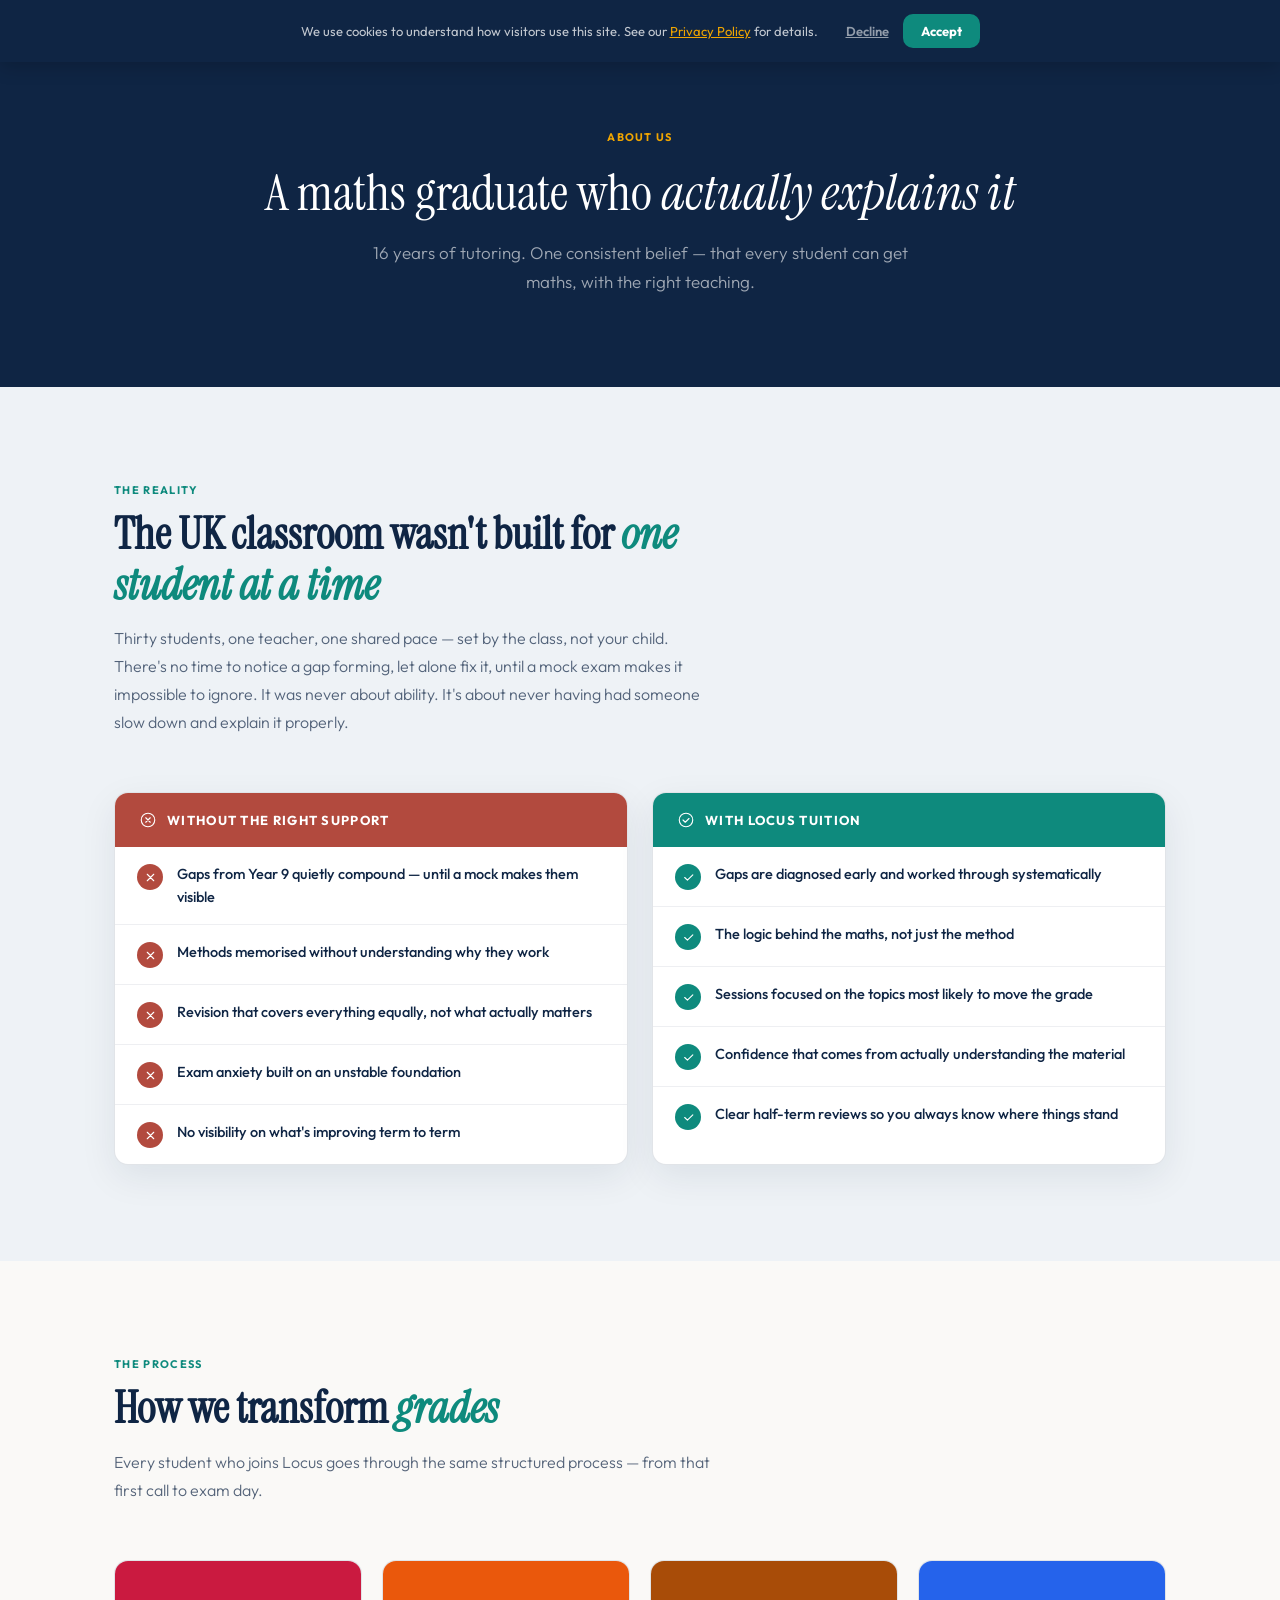
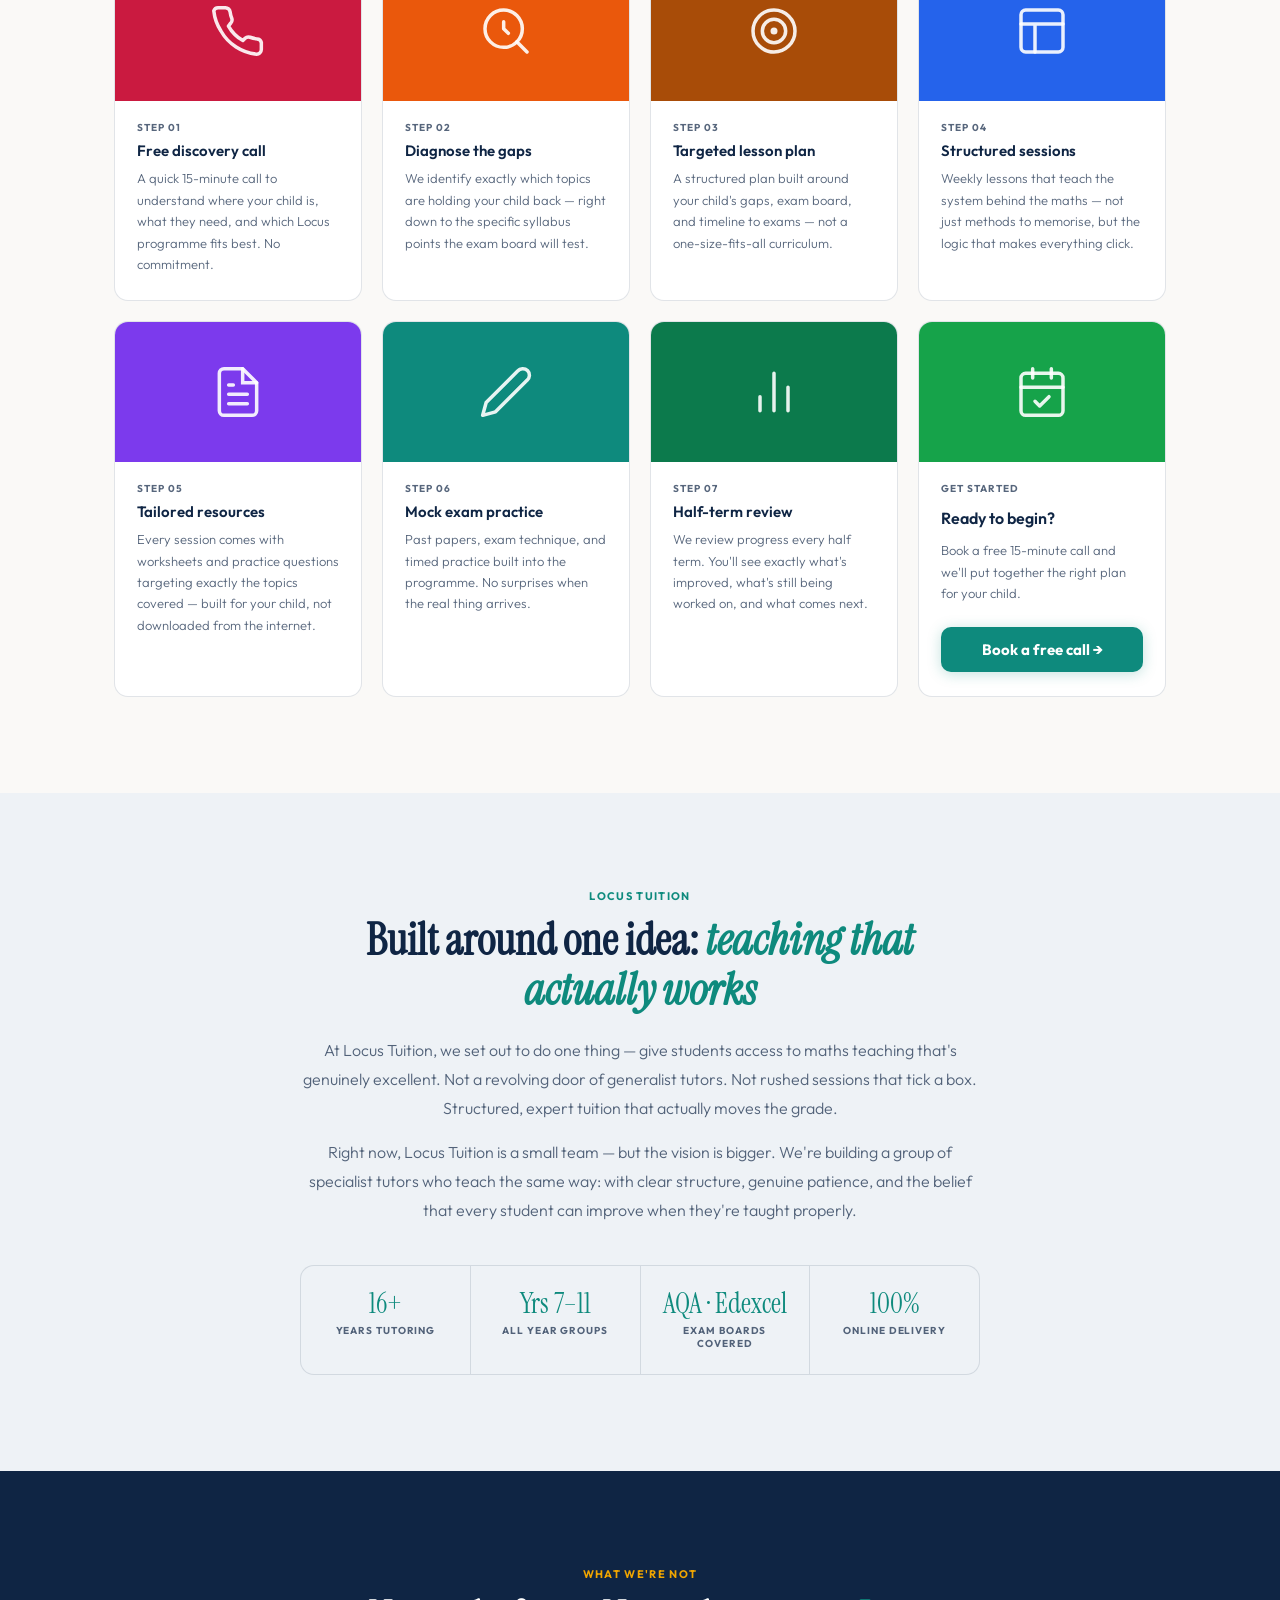
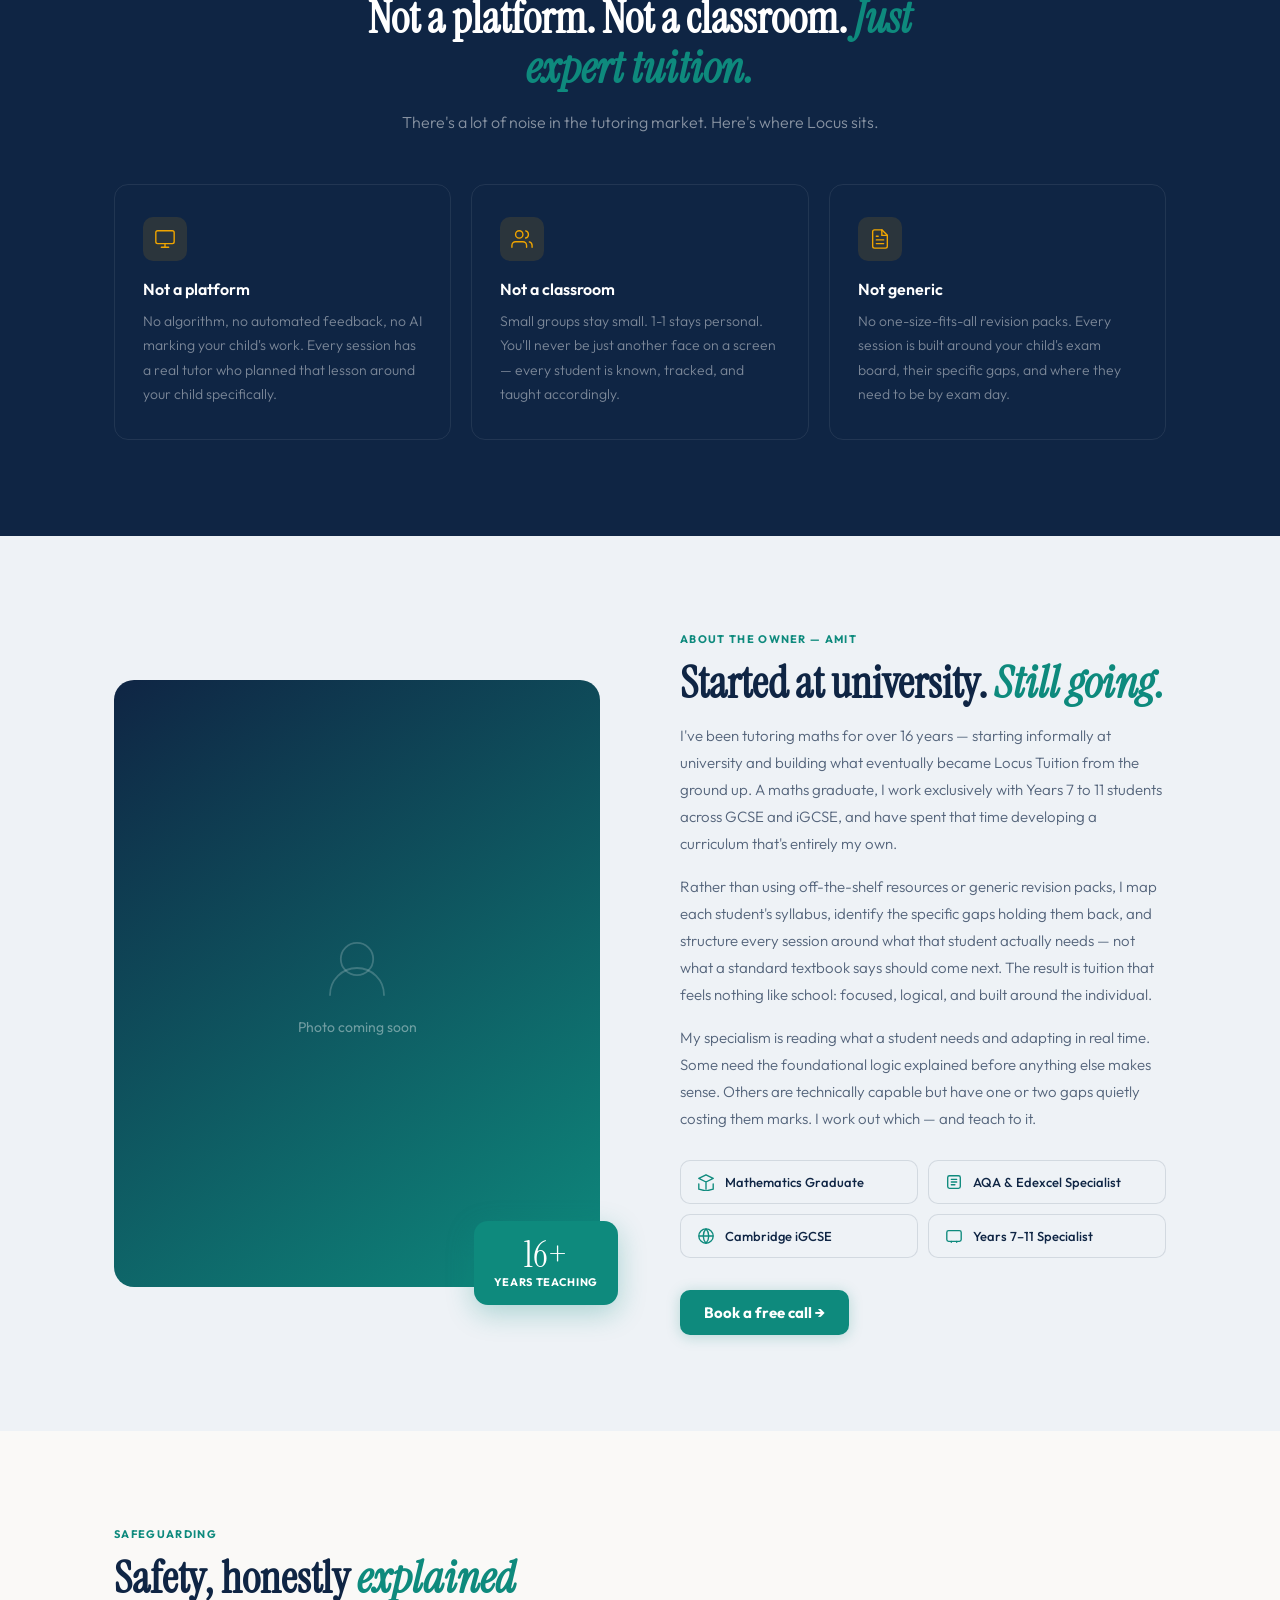
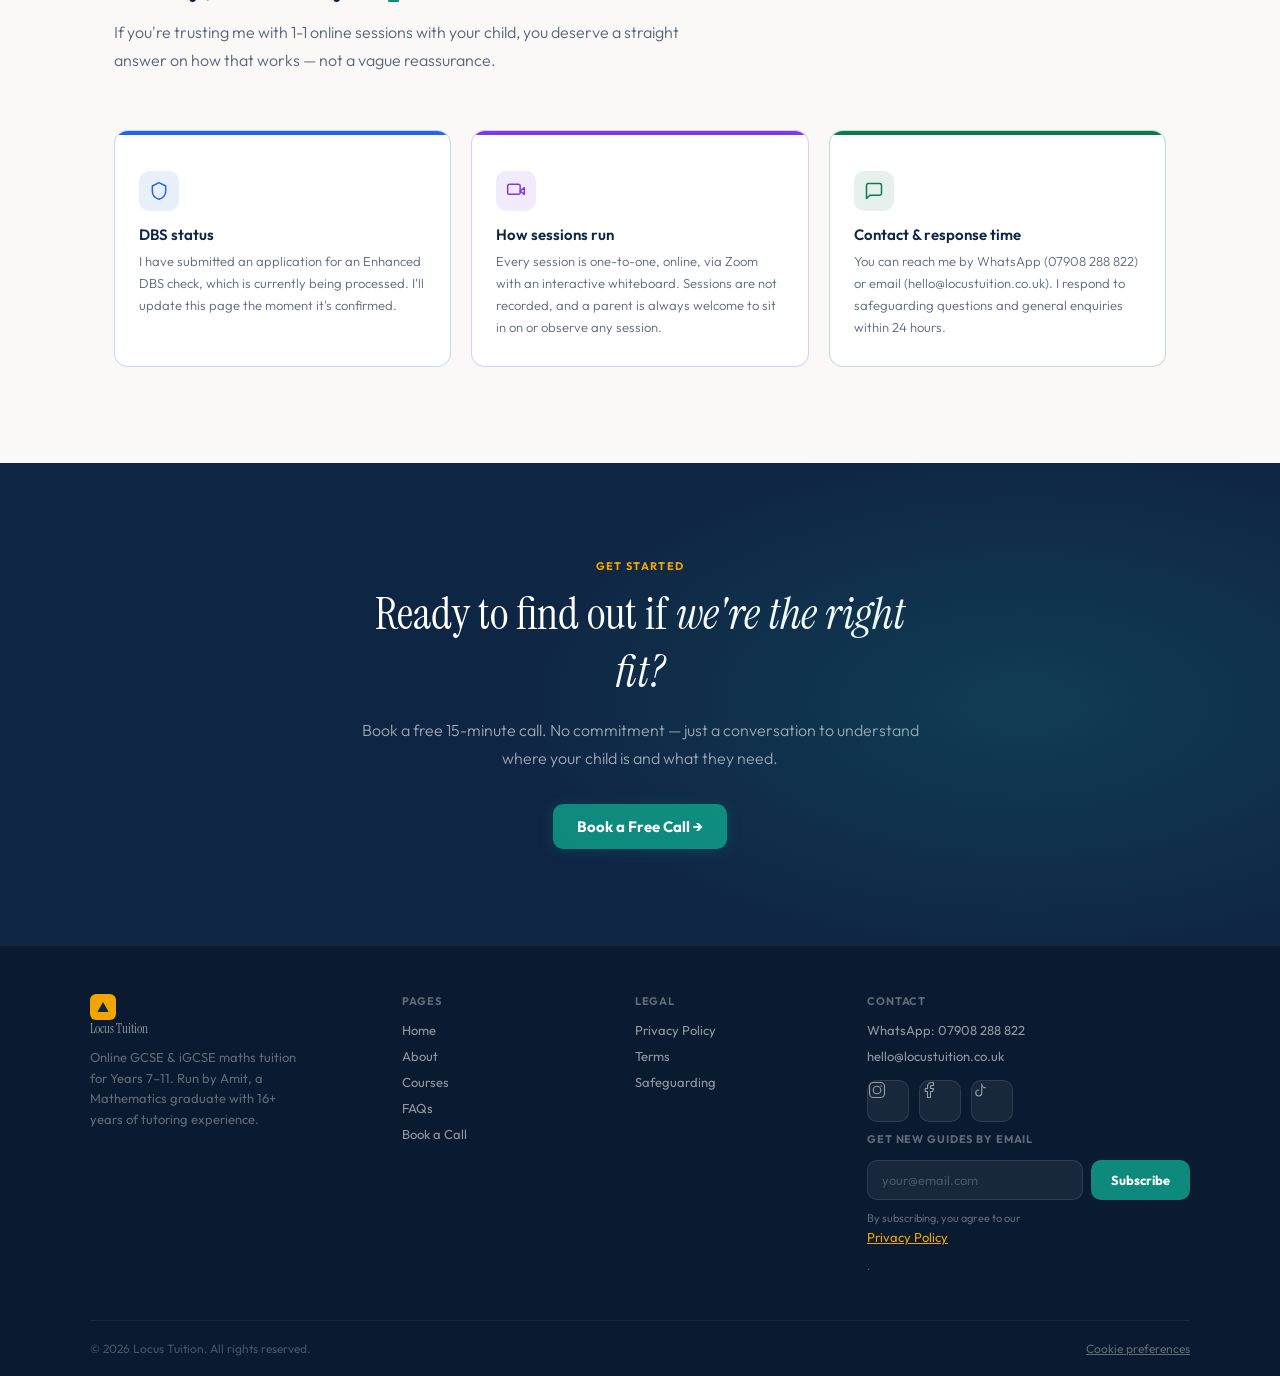
<file: about.html>
<!DOCTYPE html>
<html lang="en">
<head>
  <meta charset="UTF-8">
  <meta name="viewport" content="width=device-width, initial-scale=1.0">
  <title>About | Locus Tuition</title>
  <meta name="description" content="16 years of maths tutoring experience. A maths graduate who believes there's a learnable system to maths — and that confidence matters as much as content.">
  <meta name="author" content="Amit, Locus Tuition">
  <link rel="canonical" href="https://locustuition.co.uk/about.html">

  <!-- Open Graph -->
  <meta property="og:type" content="website">
  <meta property="og:title" content="About | Locus Tuition">
  <meta property="og:description" content="16 years of maths tutoring experience. A maths graduate who believes there's a learnable system to maths — and that confidence matters as much as content.">
  <meta property="og:url" content="https://locustuition.co.uk/about.html">
  <meta property="og:image" content="https://locustuition.co.uk/assets/og-image.png">

  <!-- Twitter -->
  <meta name="twitter:card" content="summary_large_image">
  <meta name="twitter:title" content="About | Locus Tuition">
  <meta name="twitter:description" content="16 years of maths tutoring experience. A maths graduate who believes there's a learnable system to maths — and that confidence matters as much as content.">
  <meta name="twitter:image" content="https://locustuition.co.uk/assets/og-image.png">

  <!-- Favicons -->
  <link rel="icon" href="/favicon.ico" sizes="any">
  <link rel="apple-touch-icon" href="/apple-touch-icon.png">
  <link rel="manifest" href="/site.webmanifest">

  <link rel="preconnect" href="https://fonts.googleapis.com">
  <link rel="preconnect" href="https://fonts.gstatic.com" crossorigin>
  <link href="https://fonts.googleapis.com/css2?family=Instrument+Serif:ital@0;1&family=Outfit:wght@300;400;500;600;700&display=swap" rel="stylesheet">
  <link rel="stylesheet" href="css/style.css">

  <script type="application/ld+json">
  {
    "@context": "https://schema.org",
    "@type": "BreadcrumbList",
    "itemListElement": [
      { "@type": "ListItem", "position": 1, "name": "Home", "item": "https://locustuition.co.uk/" },
      { "@type": "ListItem", "position": 2, "name": "About", "item": "https://locustuition.co.uk/about.html" }
    ]
  }
  </script>
</head>
<body class="has-sticky-cta">

  <!-- ═══ NAV ═══ -->
  <nav id="nav" class="nav--light">
    <div class="nav-inner">
      <a href="index.html" class="nav-logo">
        <div class="logo-mark">
          <svg viewBox="0 0 20 20" fill="none" xmlns="http://www.w3.org/2000/svg">
            <polygon points="10,3 18,17 2,17" fill="#0F2544"/>
          </svg>
        </div>
        Locus Tuition
      </a>
      <ul class="nav-links">
        <li><a href="index.html">Home</a></li>
        <li><a href="about.html" aria-current="page">About</a></li>
        <li><a href="courses.html">Courses</a></li>
        <li><a href="faq.html">FAQs</a></li>
        <li><a href="resources/index.html">Resources</a></li>
        <li><a href="book.html" class="nav-cta">Book a Free Call</a></li>
      </ul>
      <button class="nav-hamburger" aria-label="Open menu" aria-expanded="false">
        <span></span><span></span><span></span>
      </button>
    </div>
  </nav>

  <!-- Mobile menu -->
  <div class="mobile-menu" id="mobileMenu">
    <ul>
      <li><a href="index.html">Home</a></li>
      <li><a href="about.html">About</a></li>
      <li><a href="courses.html">Courses</a></li>
      <li><a href="faq.html">FAQs</a></li>
      <li><a href="resources/index.html">Resources</a></li>
      <li><a href="book.html" class="mobile-cta">Book a Free Call</a></li>
    </ul>
  </div>

  <!-- ═══ PAGE HERO ═══ -->
  <section class="page-hero">
    <div class="container">
      <div class="section-label">About Us</div>
      <h1>A maths graduate who <em>actually explains it</em></h1>
      <p class="page-hero-sub">16 years of tutoring. One consistent belief — that every student can get maths, with the right teaching.</p>
    </div>
  </section>

  <!-- ═══ THE REALITY ═══ -->
  <section class="section section--cream">
    <div class="container">
      <div class="section-header">
        <div class="section-label">The Reality</div>
        <h2 class="section-title">The UK classroom wasn't built for <em>one student at a time</em></h2>
        <p class="section-sub">Thirty students, one teacher, one shared pace — set by the class, not your child. There's no time to notice a gap forming, let alone fix it, until a mock exam makes it impossible to ignore. It was never about ability. It's about never having had someone slow down and explain it properly.</p>
      </div>
      <div class="comparison-cols">
        <!-- Left: without support -->
        <div class="comparison-col comparison-col--bad">
          <div class="comparison-col-header">
            <svg viewBox="0 0 24 24" fill="none"><circle cx="12" cy="12" r="9" stroke="currentColor" stroke-width="1.5"/><path d="M15 9l-6 6M9 9l6 6" stroke="currentColor" stroke-width="1.5" stroke-linecap="round"/></svg>
            Without the right support
          </div>
          <div class="comparison-item">
            <div class="comparison-icon comparison-icon--bad">
              <svg viewBox="0 0 24 24" fill="none"><path d="M18 6L6 18M6 6l12 12" stroke="currentColor" stroke-width="2" stroke-linecap="round"/></svg>
            </div>
            Gaps from Year 9 quietly compound — until a mock makes them visible
          </div>
          <div class="comparison-item">
            <div class="comparison-icon comparison-icon--bad">
              <svg viewBox="0 0 24 24" fill="none"><path d="M18 6L6 18M6 6l12 12" stroke="currentColor" stroke-width="2" stroke-linecap="round"/></svg>
            </div>
            Methods memorised without understanding why they work
          </div>
          <div class="comparison-item">
            <div class="comparison-icon comparison-icon--bad">
              <svg viewBox="0 0 24 24" fill="none"><path d="M18 6L6 18M6 6l12 12" stroke="currentColor" stroke-width="2" stroke-linecap="round"/></svg>
            </div>
            Revision that covers everything equally, not what actually matters
          </div>
          <div class="comparison-item">
            <div class="comparison-icon comparison-icon--bad">
              <svg viewBox="0 0 24 24" fill="none"><path d="M18 6L6 18M6 6l12 12" stroke="currentColor" stroke-width="2" stroke-linecap="round"/></svg>
            </div>
            Exam anxiety built on an unstable foundation
          </div>
          <div class="comparison-item">
            <div class="comparison-icon comparison-icon--bad">
              <svg viewBox="0 0 24 24" fill="none"><path d="M18 6L6 18M6 6l12 12" stroke="currentColor" stroke-width="2" stroke-linecap="round"/></svg>
            </div>
            No visibility on what's improving term to term
          </div>
        </div>
        <!-- Right: with Locus -->
        <div class="comparison-col comparison-col--good">
          <div class="comparison-col-header">
            <svg viewBox="0 0 24 24" fill="none"><circle cx="12" cy="12" r="9" stroke="currentColor" stroke-width="1.5"/><path d="M8 12l3 3 5-5" stroke="currentColor" stroke-width="1.5" stroke-linecap="round" stroke-linejoin="round"/></svg>
            With Locus Tuition
          </div>
          <div class="comparison-item">
            <div class="comparison-icon comparison-icon--good">
              <svg viewBox="0 0 24 24" fill="none"><path d="M5 12l5 5L20 7" stroke="currentColor" stroke-width="2" stroke-linecap="round" stroke-linejoin="round"/></svg>
            </div>
            Gaps are diagnosed early and worked through systematically
          </div>
          <div class="comparison-item">
            <div class="comparison-icon comparison-icon--good">
              <svg viewBox="0 0 24 24" fill="none"><path d="M5 12l5 5L20 7" stroke="currentColor" stroke-width="2" stroke-linecap="round" stroke-linejoin="round"/></svg>
            </div>
            The logic behind the maths, not just the method
          </div>
          <div class="comparison-item">
            <div class="comparison-icon comparison-icon--good">
              <svg viewBox="0 0 24 24" fill="none"><path d="M5 12l5 5L20 7" stroke="currentColor" stroke-width="2" stroke-linecap="round" stroke-linejoin="round"/></svg>
            </div>
            Sessions focused on the topics most likely to move the grade
          </div>
          <div class="comparison-item">
            <div class="comparison-icon comparison-icon--good">
              <svg viewBox="0 0 24 24" fill="none"><path d="M5 12l5 5L20 7" stroke="currentColor" stroke-width="2" stroke-linecap="round" stroke-linejoin="round"/></svg>
            </div>
            Confidence that comes from actually understanding the material
          </div>
          <div class="comparison-item">
            <div class="comparison-icon comparison-icon--good">
              <svg viewBox="0 0 24 24" fill="none"><path d="M5 12l5 5L20 7" stroke="currentColor" stroke-width="2" stroke-linecap="round" stroke-linejoin="round"/></svg>
            </div>
            Clear half-term reviews so you always know where things stand
          </div>
        </div>
      </div>
    </div>
  </section>

  <!-- ═══ HOW WE TRANSFORM GRADES ═══ -->
  <section class="section section--white">
    <div class="container">
      <div class="section-header">
        <div class="section-label">The Process</div>
        <h2 class="section-title">How we transform <em>grades</em></h2>
        <p class="section-sub">Every student who joins Locus goes through the same structured process — from that first call to exam day.</p>
      </div>
      <div class="transform-grid">

        <!-- Step 1 — Rose -->
        <div class="transform-card">
          <div class="transform-card-visual" style="background: var(--accent-rose);">
            <svg viewBox="0 0 24 24" fill="none"><path d="M22 16.92v3a2 2 0 0 1-2.18 2 19.79 19.79 0 0 1-8.63-3.07A19.5 19.5 0 0 1 4.69 12a19.79 19.79 0 0 1-3.07-8.67A2 2 0 0 1 3.61 2h3a2 2 0 0 1 2 1.72c.127.96.361 1.903.7 2.81a2 2 0 0 1-.45 2.11L7.91 9.91a16 16 0 0 0 6.18 6.18l.96-.96a2 2 0 0 1 2.11-.45c.907.339 1.85.573 2.81.7A2 2 0 0 1 22 16.92z" stroke="currentColor" stroke-width="1.5" stroke-linecap="round" stroke-linejoin="round"/></svg>
          </div>
          <div class="transform-card-body">
            <span class="transform-step-pill">Step 01</span>
            <h4>Free discovery call</h4>
            <p>A quick 15-minute call to understand where your child is, what they need, and which Locus programme fits best. No commitment.</p>
          </div>
        </div>

        <!-- Step 2 — Orange -->
        <div class="transform-card">
          <div class="transform-card-visual" style="background: var(--step-orange);">
            <svg viewBox="0 0 24 24" fill="none"><circle cx="11" cy="11" r="8" stroke="currentColor" stroke-width="1.5"/><path d="m21 21-4.35-4.35M11 8v3l2 2" stroke="currentColor" stroke-width="1.5" stroke-linecap="round" stroke-linejoin="round"/></svg>
          </div>
          <div class="transform-card-body">
            <span class="transform-step-pill">Step 02</span>
            <h4>Diagnose the gaps</h4>
            <p>We identify exactly which topics are holding your child back — right down to the specific syllabus points the exam board will test.</p>
          </div>
        </div>

        <!-- Step 3 — Amber -->
        <div class="transform-card">
          <div class="transform-card-visual" style="background: var(--accent-amber);">
            <svg viewBox="0 0 24 24" fill="none"><circle cx="12" cy="12" r="9" stroke="currentColor" stroke-width="1.5"/><circle cx="12" cy="12" r="5" stroke="currentColor" stroke-width="1.5"/><circle cx="12" cy="12" r="1.5" fill="currentColor"/></svg>
          </div>
          <div class="transform-card-body">
            <span class="transform-step-pill">Step 03</span>
            <h4>Targeted lesson plan</h4>
            <p>A structured plan built around your child's gaps, exam board, and timeline to exams — not a one-size-fits-all curriculum.</p>
          </div>
        </div>

        <!-- Step 4 — Lime -->
        <div class="transform-card">
          <div class="transform-card-visual" style="background: var(--accent-blue);">
            <svg viewBox="0 0 24 24" fill="none"><rect x="3" y="3" width="18" height="18" rx="2" stroke="currentColor" stroke-width="1.5"/><path d="M3 9h18M9 21V9" stroke="currentColor" stroke-width="1.5" stroke-linecap="round"/></svg>
          </div>
          <div class="transform-card-body">
            <span class="transform-step-pill">Step 04</span>
            <h4>Structured sessions</h4>
            <p>Weekly lessons that teach the system behind the maths — not just methods to memorise, but the logic that makes everything click.</p>
          </div>
        </div>

        <!-- Step 5 — Teal -->
        <div class="transform-card">
          <div class="transform-card-visual" style="background: var(--accent-violet);">
            <svg viewBox="0 0 24 24" fill="none"><path d="M14 2H6a2 2 0 0 0-2 2v16a2 2 0 0 0 2 2h12a2 2 0 0 0 2-2V8z" stroke="currentColor" stroke-width="1.5" stroke-linecap="round" stroke-linejoin="round"/><path d="M14 2v6h6M16 13H8M16 17H8M10 9H8" stroke="currentColor" stroke-width="1.5" stroke-linecap="round"/></svg>
          </div>
          <div class="transform-card-body">
            <span class="transform-step-pill">Step 05</span>
            <h4>Tailored resources</h4>
            <p>Every session comes with worksheets and practice questions targeting exactly the topics covered — built for your child, not downloaded from the internet.</p>
          </div>
        </div>

        <!-- Step 6 — Emerald -->
        <div class="transform-card">
          <div class="transform-card-visual" style="background: var(--teal-600);">
            <svg viewBox="0 0 24 24" fill="none"><path d="M17 3a2.85 2.83 0 1 1 4 4L7.5 20.5 2 22l1.5-5.5L17 3z" stroke="currentColor" stroke-width="1.5" stroke-linecap="round" stroke-linejoin="round"/></svg>
          </div>
          <div class="transform-card-body">
            <span class="transform-step-pill">Step 06</span>
            <h4>Mock exam practice</h4>
            <p>Past papers, exam technique, and timed practice built into the programme. No surprises when the real thing arrives.</p>
          </div>
        </div>

        <!-- Step 7 — Green -->
        <div class="transform-card">
          <div class="transform-card-visual" style="background: var(--accent-emerald);">
            <svg viewBox="0 0 24 24" fill="none"><path d="M18 20V10M12 20V4M6 20v-6" stroke="currentColor" stroke-width="1.5" stroke-linecap="round" stroke-linejoin="round"/></svg>
          </div>
          <div class="transform-card-body">
            <span class="transform-step-pill">Step 07</span>
            <h4>Half-term review</h4>
            <p>We review progress every half term. You'll see exactly what's improved, what's still being worked on, and what comes next.</p>
          </div>
        </div>

        <!-- Step 8 — CTA card, Navy -->
        <div class="transform-card transform-card--cta">
          <div class="transform-card-visual" style="background: var(--step-green);">
            <svg viewBox="0 0 24 24" fill="none"><rect x="3" y="4" width="18" height="18" rx="2" stroke="currentColor" stroke-width="1.5"/><path d="M16 2v4M8 2v4M3 10h18" stroke="currentColor" stroke-width="1.5" stroke-linecap="round"/><path d="m9 16 2 2 4-4" stroke="currentColor" stroke-width="1.5" stroke-linecap="round" stroke-linejoin="round"/></svg>
          </div>
          <div class="transform-card-body">
            <span class="transform-step-pill">Get started</span>
            <h4>Ready to begin?</h4>
            <p>Book a free 15-minute call and we'll put together the right plan for your child.</p>
            <a href="book.html" class="btn-primary">Book a free call →</a>
          </div>
        </div>

      </div>
    </div>
  </section>

  <!-- ═══ LOCUS TUITION + STATS ═══ -->
  <section class="section section--cream">
    <div class="container">
      <div style="max-width: 680px; margin: 0 auto; text-align: center;">
        <div class="section-label">Locus Tuition</div>
        <h2 class="section-title">Built around one idea: <em>teaching that actually works</em></h2>
        <p style="font-size: 16px; color: var(--text-muted); line-height: 1.8; font-weight: 300; margin-top: 20px;">At Locus Tuition, we set out to do one thing — give students access to maths teaching that's genuinely excellent. Not a revolving door of generalist tutors. Not rushed sessions that tick a box. Structured, expert tuition that actually moves the grade.</p>
        <p style="font-size: 16px; color: var(--text-muted); line-height: 1.8; font-weight: 300; margin-top: 16px;">Right now, Locus Tuition is a small team — but the vision is bigger. We're building a group of specialist tutors who teach the same way: with clear structure, genuine patience, and the belief that every student can improve when they're taught properly.</p>
        <div class="about-stats-strip">
          <div class="about-stat-item">
            <div class="about-stat-num">16+</div>
            <div class="about-stat-label">Years tutoring</div>
          </div>
          <div class="about-stat-item">
            <div class="about-stat-num">Yrs 7–11</div>
            <div class="about-stat-label">All year groups</div>
          </div>
          <div class="about-stat-item">
            <div class="about-stat-num">AQA · Edexcel</div>
            <div class="about-stat-label">Exam boards covered</div>
          </div>
          <div class="about-stat-item">
            <div class="about-stat-num">100%</div>
            <div class="about-stat-label">Online delivery</div>
          </div>
        </div>
      </div>
    </div>
  </section>

  <!-- ═══ NOT X, NOT Y ═══ -->
  <section class="section section--navy">
    <div class="container">
      <div class="about-not-header">
        <div class="section-label">What we're not</div>
        <h2 class="section-title">Not a platform. Not a classroom. <em>Just expert tuition.</em></h2>
        <p class="section-sub">There's a lot of noise in the tutoring market. Here's where Locus sits.</p>
      </div>
      <div class="about-not-grid">
        <div class="about-not-card">
          <div class="about-not-icon">
            <svg viewBox="0 0 24 24" fill="none"><rect x="2" y="3" width="20" height="14" rx="2" stroke="currentColor" stroke-width="1.5"/><path d="M8 21h8M12 17v4" stroke="currentColor" stroke-width="1.5" stroke-linecap="round"/></svg>
          </div>
          <h4>Not a platform</h4>
          <p>No algorithm, no automated feedback, no AI marking your child's work. Every session has a real tutor who planned that lesson around your child specifically.</p>
        </div>
        <div class="about-not-card">
          <div class="about-not-icon">
            <svg viewBox="0 0 24 24" fill="none"><path d="M17 21v-2a4 4 0 0 0-4-4H5a4 4 0 0 0-4 4v2" stroke="currentColor" stroke-width="1.5" stroke-linecap="round"/><circle cx="9" cy="7" r="4" stroke="currentColor" stroke-width="1.5"/><path d="M23 21v-2a4 4 0 0 0-3-3.87M16 3.13a4 4 0 0 1 0 7.75" stroke="currentColor" stroke-width="1.5" stroke-linecap="round"/></svg>
          </div>
          <h4>Not a classroom</h4>
          <p>Small groups stay small. 1-1 stays personal. You'll never be just another face on a screen — every student is known, tracked, and taught accordingly.</p>
        </div>
        <div class="about-not-card">
          <div class="about-not-icon">
            <svg viewBox="0 0 24 24" fill="none"><path d="M14 2H6a2 2 0 0 0-2 2v16a2 2 0 0 0 2 2h12a2 2 0 0 0 2-2V8z" stroke="currentColor" stroke-width="1.5" stroke-linecap="round" stroke-linejoin="round"/><path d="M14 2v6h6M16 13H8M16 17H8M10 9H8" stroke="currentColor" stroke-width="1.5" stroke-linecap="round"/></svg>
          </div>
          <h4>Not generic</h4>
          <p>No one-size-fits-all revision packs. Every session is built around your child's exam board, their specific gaps, and where they need to be by exam day.</p>
        </div>
      </div>
    </div>
  </section>

  <!-- ═══ ABOUT THE OWNER ═══ -->
  <section class="section section--cream">
    <div class="container">
      <div class="about-grid">
        <div class="about-visual">
          <div class="about-placeholder">
            <svg viewBox="0 0 80 80" fill="none"><circle cx="40" cy="30" r="18" stroke="rgba(255,255,255,0.4)" stroke-width="2"/><path d="M10 70a30 30 0 0 1 60 0" stroke="rgba(255,255,255,0.4)" stroke-width="2" stroke-linecap="round"/></svg>
            <span>Photo coming soon</span>
          </div>
          <div class="about-badge">
            <div class="about-badge-num">16+</div>
            <div class="about-badge-label">Years teaching</div>
          </div>
        </div>
        <div class="about-content">
          <div class="section-label">About the Owner — Amit</div>
          <h2 class="section-title">Started at university. <em>Still going.</em></h2>
          <p>I've been tutoring maths for over 16 years — starting informally at university and building what eventually became Locus Tuition from the ground up. A maths graduate, I work exclusively with Years 7 to 11 students across GCSE and iGCSE, and have spent that time developing a curriculum that's entirely my own.</p>
          <p>Rather than using off-the-shelf resources or generic revision packs, I map each student's syllabus, identify the specific gaps holding them back, and structure every session around what that student actually needs — not what a standard textbook says should come next. The result is tuition that feels nothing like school: focused, logical, and built around the individual.</p>
          <p>My specialism is reading what a student needs and adapting in real time. Some need the foundational logic explained before anything else makes sense. Others are technically capable but have one or two gaps quietly costing them marks. I work out which — and teach to it.</p>
          <div class="about-quals">
            <div class="qual-item">
              <svg viewBox="0 0 20 20" fill="none"><path d="M10 2l8 4-8 4-8-4 8-4zm0 8v8m-8-6v6l8 2 8-2v-6" stroke="currentColor" stroke-width="1.5" stroke-linecap="round" stroke-linejoin="round"/></svg>
              Mathematics Graduate
            </div>
            <div class="qual-item">
              <svg viewBox="0 0 20 20" fill="none"><rect x="3" y="3" width="14" height="14" rx="2" stroke="currentColor" stroke-width="1.5"/><path d="M7 10h6M7 7h6M7 13h4" stroke="currentColor" stroke-width="1.5" stroke-linecap="round"/></svg>
              AQA &amp; Edexcel Specialist
            </div>
            <div class="qual-item">
              <svg viewBox="0 0 20 20" fill="none"><circle cx="10" cy="10" r="8" stroke="currentColor" stroke-width="1.5"/><path d="M2 10h16M10 2a12 12 0 0 1 0 16M10 2a12 12 0 0 0 0 16" stroke="currentColor" stroke-width="1.5"/></svg>
              Cambridge iGCSE
            </div>
            <div class="qual-item">
              <svg viewBox="0 0 20 20" fill="none"><rect x="2" y="4" width="16" height="12" rx="2" stroke="currentColor" stroke-width="1.5"/><path d="M7 16v1m6-1v1" stroke="currentColor" stroke-width="1.5" stroke-linecap="round"/></svg>
              Years 7–11 Specialist
            </div>
          </div>
          <a href="book.html" class="btn-primary">Book a free call →</a>
        </div>
      </div>
    </div>
  </section>

  <!-- ═══ SAFEGUARDING ═══ -->
  <section class="section section--white" id="safeguarding">
    <div class="container">
      <div class="section-header">
        <div class="section-label">Safeguarding</div>
        <h2 class="section-title">Safety, honestly <em>explained</em></h2>
        <p class="section-sub">If you're trusting me with 1-1 online sessions with your child, you deserve a straight answer on how that works — not a vague reassurance.</p>
      </div>

      <div class="expect-grid">
        <!-- DBS status — blue -->
        <div class="expect-card" style="border-color: rgba(37,99,235,0.25); position: relative; overflow: hidden;">
          <div style="position:absolute;top:0;left:0;right:0;height:4px;background:var(--accent-blue);border-radius:var(--radius-lg) var(--radius-lg) 0 0;"></div>
          <div class="expect-card-icon" style="background: rgba(37,99,235,0.1); color: var(--accent-blue); margin-top: 12px;">
            <svg viewBox="0 0 24 24" fill="none" stroke="currentColor" stroke-width="1.8" stroke-linecap="round" stroke-linejoin="round">
              <path d="M12 2l8 4v6c0 5-3.5 8.5-8 10-4.5-1.5-8-5-8-10V6l8-4z"/>
            </svg>
          </div>
          <h4>DBS status</h4>
          <p>I have submitted an application for an Enhanced DBS check, which is currently being processed. I'll update this page the moment it's confirmed.</p>
        </div>

        <!-- Session format — violet -->
        <div class="expect-card" style="border-color: rgba(124,58,237,0.25); position: relative; overflow: hidden;">
          <div style="position:absolute;top:0;left:0;right:0;height:4px;background:var(--accent-violet);border-radius:var(--radius-lg) var(--radius-lg) 0 0;"></div>
          <div class="expect-card-icon" style="background: rgba(124,58,237,0.1); color: var(--accent-violet); margin-top: 12px;">
            <svg viewBox="0 0 24 24" fill="none" stroke="currentColor" stroke-width="1.8" stroke-linecap="round" stroke-linejoin="round">
              <rect x="2" y="4" width="15" height="12" rx="2"/>
              <path d="M22 8l-5 4 5 4V8z"/>
            </svg>
          </div>
          <h4>How sessions run</h4>
          <p>Every session is one-to-one, online, via Zoom with an interactive whiteboard. Sessions are not recorded, and a parent is always welcome to sit in on or observe any session.</p>
        </div>

        <!-- Contact — emerald -->
        <div class="expect-card" style="border-color: rgba(12,122,76,0.25); position: relative; overflow: hidden;">
          <div style="position:absolute;top:0;left:0;right:0;height:4px;background:var(--accent-emerald);border-radius:var(--radius-lg) var(--radius-lg) 0 0;"></div>
          <div class="expect-card-icon" style="background: rgba(12,122,76,0.1); color: var(--accent-emerald); margin-top: 12px;">
            <svg viewBox="0 0 24 24" fill="none" stroke="currentColor" stroke-width="1.8" stroke-linecap="round" stroke-linejoin="round">
              <path d="M21 15a2 2 0 0 1-2 2H7l-4 4V5a2 2 0 0 1 2-2h14a2 2 0 0 1 2 2z"/>
            </svg>
          </div>
          <h4>Contact &amp; response time</h4>
          <p>You can reach me by WhatsApp (07908 288 822) or email (hello@locustuition.co.uk). I respond to safeguarding questions and general enquiries within 24 hours.</p>
        </div>
      </div>
    </div>
  </section>

  <!-- ═══ CTA ═══ -->
  <section class="section bootcamp-section">
    <div class="container">
      <div style="text-align: center; max-width: 560px; margin: 0 auto;">
        <div class="section-label" style="color: var(--gold);">Get Started</div>
        <h2 style="font-family: var(--font-serif); font-size: clamp(1.8rem, 4vw, 2.8rem); color: white; font-weight: 400; margin: 12px 0 16px;">Ready to find out if <em>we're the right fit?</em></h2>
        <p style="color: rgba(255,255,255,0.6); font-size: 16px; font-weight: 300; line-height: 1.7; margin-bottom: 32px;">Book a free 15-minute call. No commitment — just a conversation to understand where your child is and what they need.</p>
        <a href="book.html" class="btn-primary">Book a Free Call →</a>
      </div>
    </div>
  </section>

  <!-- ═══ FOOTER ═══ -->
  <footer>
    <div class="footer-grid">
      <div class="footer-col">
        <a href="index.html" class="footer-logo">
          <div class="logo-mark logo-mark--sm">
            <svg viewBox="0 0 20 20" fill="none"><polygon points="10,3 18,17 2,17" fill="#0F2544"/></svg>
          </div>
          Locus Tuition
        </a>
        <p class="footer-tagline">Online GCSE &amp; iGCSE maths tuition for Years 7–11. Run by Amit, a Mathematics graduate with 16+ years of tutoring experience.</p>
      </div>
      <div class="footer-col">
        <h5>Pages</h5>
        <a href="index.html">Home</a>
        <a href="about.html">About</a>
        <a href="courses.html">Courses</a>
        <a href="faq.html">FAQs</a>
        <a href="book.html">Book a Call</a>
      </div>
      <div class="footer-col">
        <h5>Legal</h5>
        <a href="privacy.html">Privacy Policy</a>
        <a href="terms.html">Terms</a>
        <a href="about.html#safeguarding">Safeguarding</a>
      </div>
      <div class="footer-col">
        <h5>Contact</h5>
        <a href="https://wa.me/447908288822" target="_blank" rel="noopener">WhatsApp: 07908 288 822</a>
        <a href="mailto:hello@locustuition.co.uk">hello@locustuition.co.uk</a>
        <div class="social-row">
          <a href="https://instagram.com/locustuition" class="social-btn" target="_blank" rel="noopener" aria-label="Instagram">
            <svg viewBox="0 0 24 24" fill="none"><rect x="2" y="2" width="20" height="20" rx="5" stroke="currentColor" stroke-width="1.5"/><circle cx="12" cy="12" r="5" stroke="currentColor" stroke-width="1.5"/><circle cx="17.5" cy="6.5" r="1" fill="currentColor"/></svg>
          </a>
          <a href="https://facebook.com/locustuition" class="social-btn" target="_blank" rel="noopener" aria-label="Facebook">
            <svg viewBox="0 0 24 24" fill="none"><path d="M18 2h-3a5 5 0 0 0-5 5v3H7v4h3v8h4v-8h3l1-4h-4V7a1 1 0 0 1 1-1h3V2z" stroke="currentColor" stroke-width="1.5" stroke-linecap="round" stroke-linejoin="round"/></svg>
          </a>
          <a href="https://tiktok.com/@locustuition" class="social-btn" target="_blank" rel="noopener" aria-label="TikTok">
            <svg viewBox="0 0 24 24" fill="none"><path d="M9 12a4 4 0 1 0 4 4V4a5 5 0 0 0 5 5" stroke="currentColor" stroke-width="1.5" stroke-linecap="round" stroke-linejoin="round"/></svg>
          </a>
        </div>
        <div class="email-capture email-capture--footer">
          <h5>Get new guides by email</h5>
          <form class="email-capture-form" action="https://formspree.io/f/xyegkoep" method="POST" novalidate>
            <input type="text" name="_gotcha" class="form-honeypot" tabindex="-1" autocomplete="off" aria-hidden="true">
            <div class="email-capture-row">
              <input type="email" name="email" placeholder="your@email.com" autocomplete="email" required aria-label="Email address">
              <button type="submit" class="form-submit">Subscribe</button>
            </div>
            <p class="email-capture-consent">By subscribing, you agree to our <a href="privacy.html">Privacy Policy</a>.</p>
            <div class="form-status" role="status" aria-live="polite"></div>
          </form>
        </div>
      </div>
    </div>
    <div class="footer-bottom">
      <p class="footer-copy">© 2026 Locus Tuition. All rights reserved.</p>
    </div>
  </footer>

  <!-- ═══ MOBILE STICKY CTA ═══ -->
  <div class="mobile-sticky-cta" id="mobileStickyCta">
    <a href="book.html" class="btn-primary">Book a Free Call →</a>
  </div>

  <script src="js/main.js"></script>
</body>
</html>
</file>
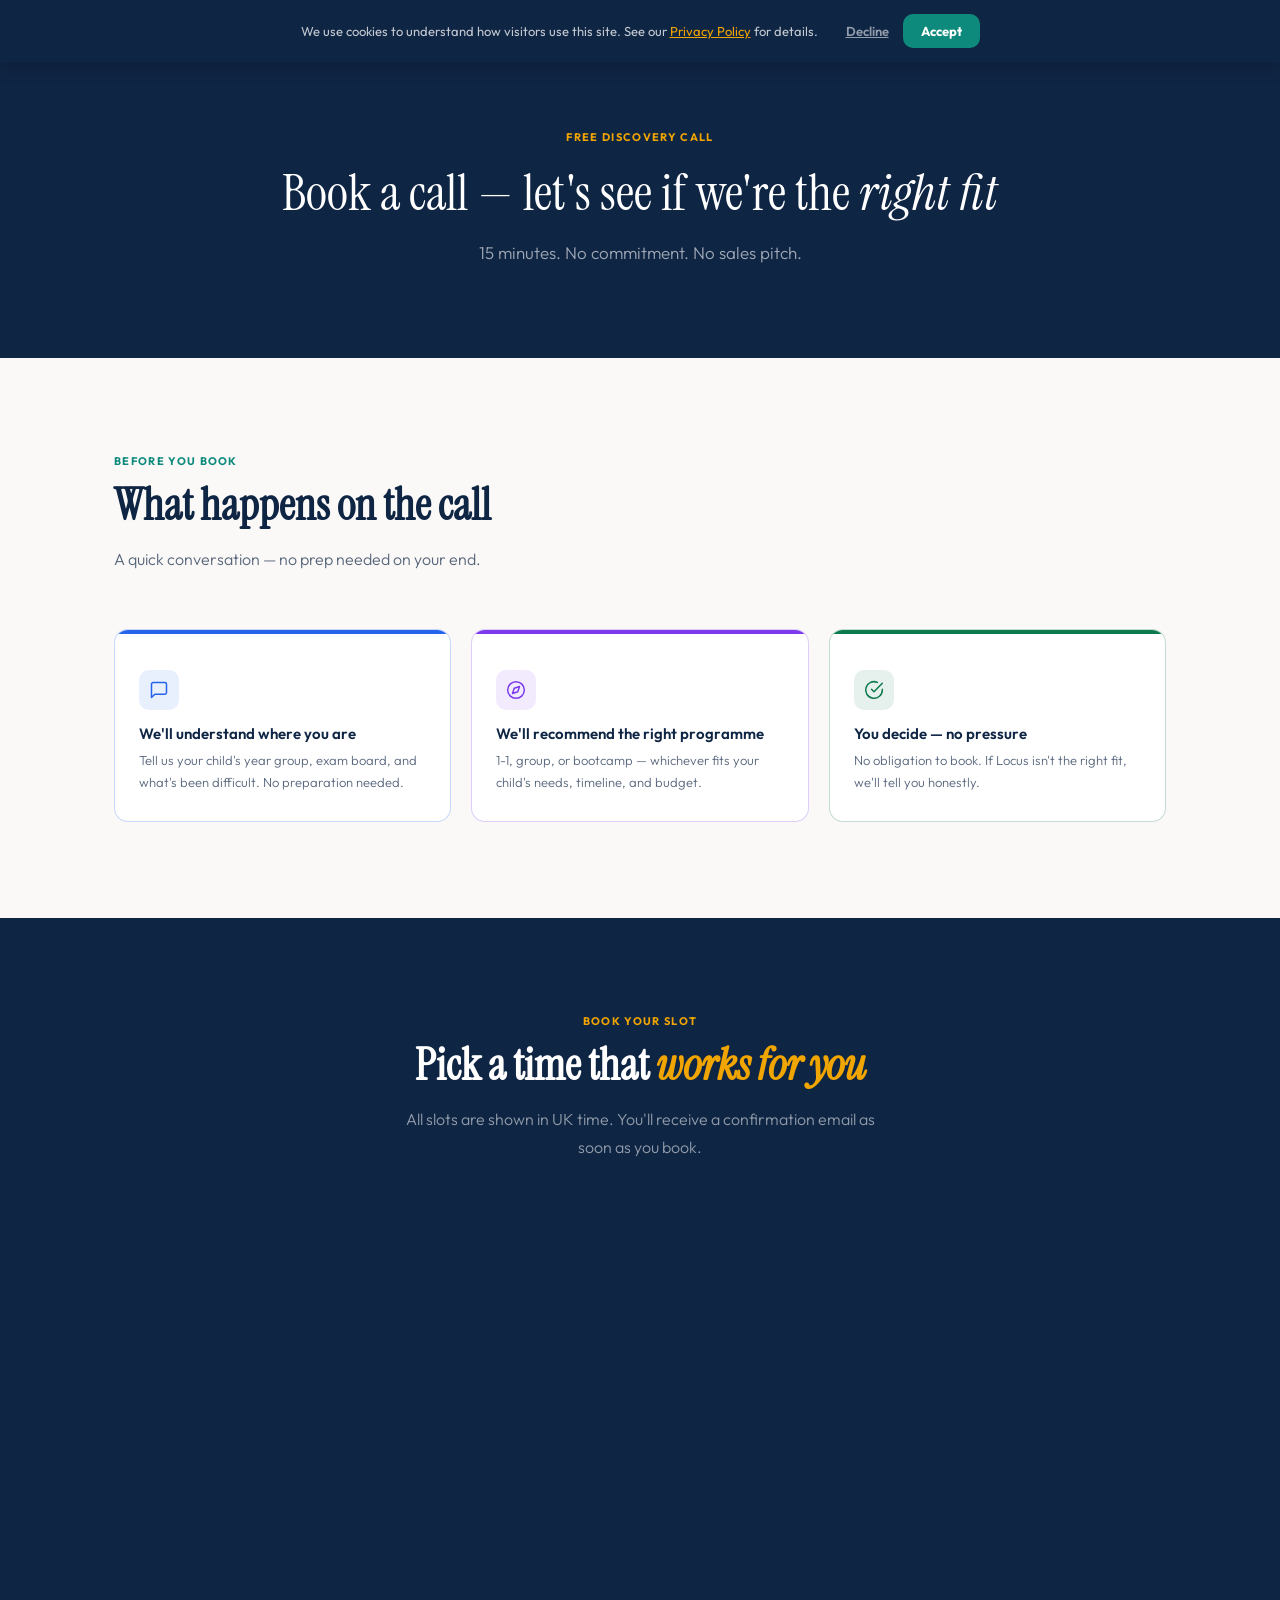
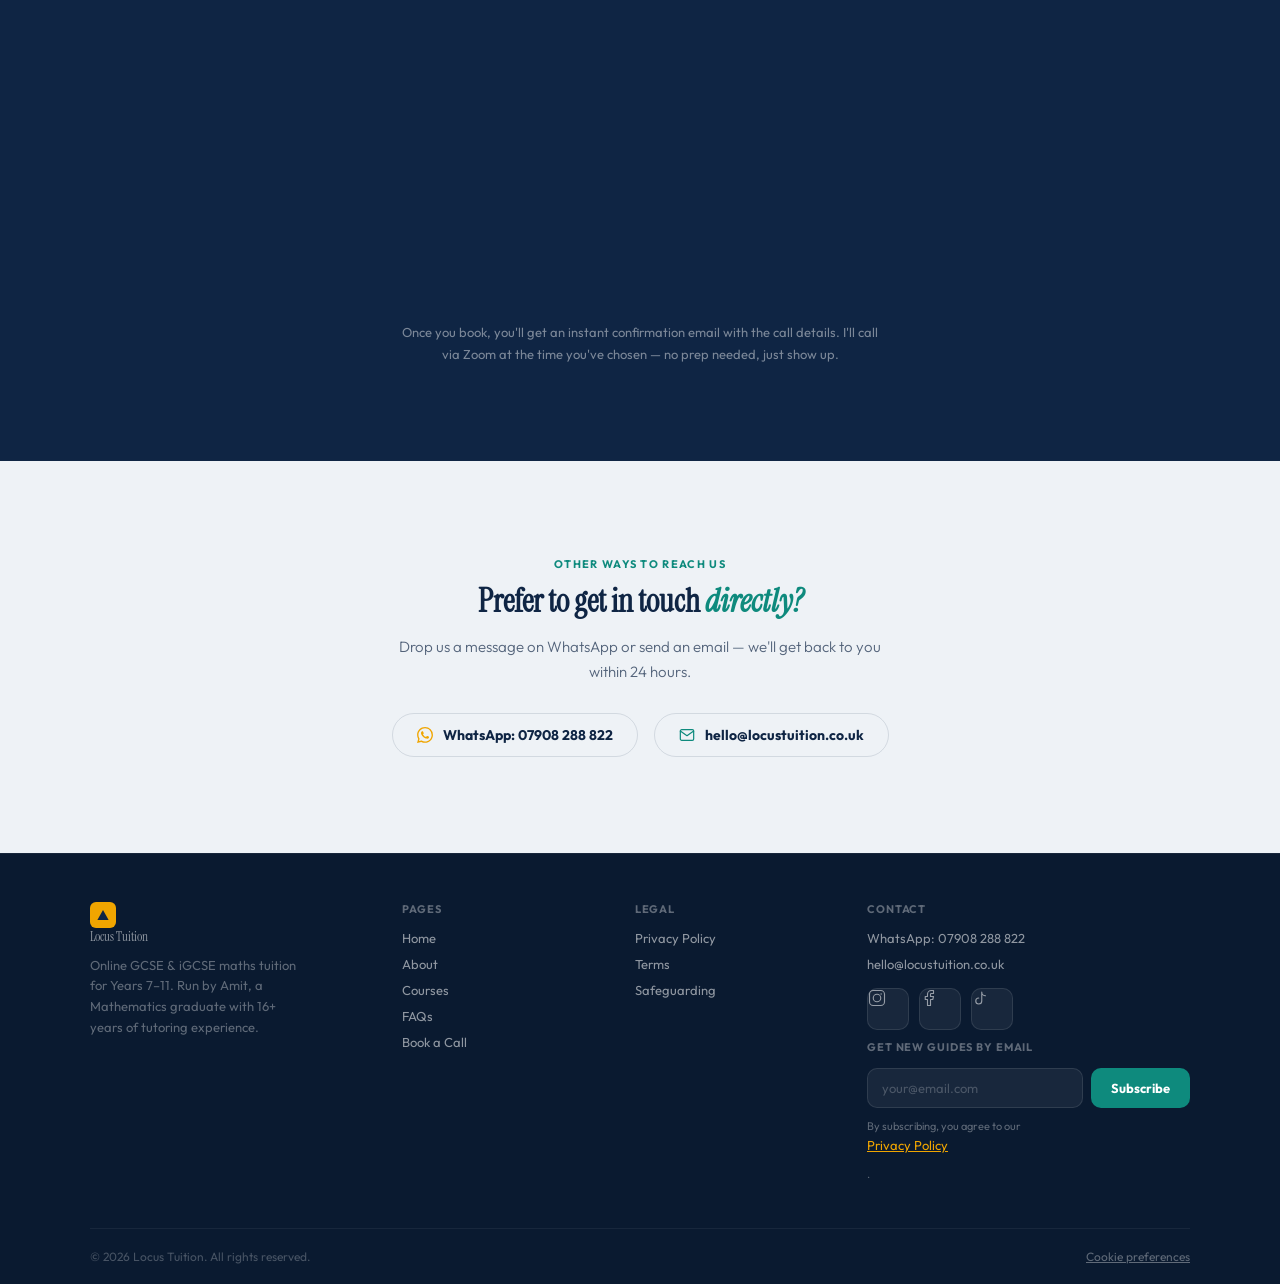
<file: book.html>
<!DOCTYPE html>
<html lang="en">
<head>
  <meta charset="UTF-8">
  <meta name="viewport" content="width=device-width, initial-scale=1.0">
  <title>Book a Free Call | Locus Tuition</title>
  <meta name="description" content="Book a free 15-minute discovery call with Locus Tuition. No commitment, no sales pitch — just a conversation about what your child needs.">
  <meta name="author" content="Amit, Locus Tuition">
  <link rel="canonical" href="https://locustuition.co.uk/book.html">

  <!-- Open Graph -->
  <meta property="og:type" content="website">
  <meta property="og:title" content="Book a Free Call | Locus Tuition">
  <meta property="og:description" content="Book a free 15-minute discovery call with Locus Tuition. No commitment, no sales pitch — just a conversation about what your child needs.">
  <meta property="og:url" content="https://locustuition.co.uk/book.html">
  <meta property="og:image" content="https://locustuition.co.uk/assets/og-image.png">

  <!-- Twitter -->
  <meta name="twitter:card" content="summary_large_image">
  <meta name="twitter:title" content="Book a Free Call | Locus Tuition">
  <meta name="twitter:description" content="Book a free 15-minute discovery call with Locus Tuition. No commitment, no sales pitch — just a conversation about what your child needs.">
  <meta name="twitter:image" content="https://locustuition.co.uk/assets/og-image.png">

  <!-- Favicons -->
  <link rel="icon" href="/favicon.ico" sizes="any">
  <link rel="apple-touch-icon" href="/apple-touch-icon.png">
  <link rel="manifest" href="/site.webmanifest">

  <link rel="preconnect" href="https://fonts.googleapis.com">
  <link rel="preconnect" href="https://fonts.gstatic.com" crossorigin>
  <link href="https://fonts.googleapis.com/css2?family=Instrument+Serif:ital@0;1&family=Outfit:wght@300;400;500;600;700&display=swap" rel="stylesheet">
  <link rel="stylesheet" href="css/style.css">

  <script type="application/ld+json">
  {
    "@context": "https://schema.org",
    "@type": "BreadcrumbList",
    "itemListElement": [
      { "@type": "ListItem", "position": 1, "name": "Home", "item": "https://locustuition.co.uk/" },
      { "@type": "ListItem", "position": 2, "name": "Book a Free Call", "item": "https://locustuition.co.uk/book.html" }
    ]
  }
  </script>
</head>
<body>

  <!-- ═══ NAV ═══ -->
  <nav id="nav" class="nav--light">
    <div class="nav-inner">
      <a href="index.html" class="nav-logo">
        <div class="logo-mark">
          <svg viewBox="0 0 20 20" fill="none" xmlns="http://www.w3.org/2000/svg">
            <polygon points="10,3 18,17 2,17" fill="#0F2544"/>
          </svg>
        </div>
        Locus Tuition
      </a>
      <ul class="nav-links">
        <li><a href="index.html">Home</a></li>
        <li><a href="about.html">About</a></li>
        <li><a href="courses.html">Courses</a></li>
        <li><a href="faq.html">FAQs</a></li>
        <li><a href="resources/index.html">Resources</a></li>
        <li><a href="book.html" class="nav-cta" aria-current="page">Book a Free Call</a></li>
      </ul>
      <button class="nav-hamburger" aria-label="Open menu" aria-expanded="false">
        <span></span><span></span><span></span>
      </button>
    </div>
  </nav>

  <!-- Mobile menu -->
  <div class="mobile-menu" id="mobileMenu">
    <ul>
      <li><a href="index.html">Home</a></li>
      <li><a href="about.html">About</a></li>
      <li><a href="courses.html">Courses</a></li>
      <li><a href="faq.html">FAQs</a></li>
      <li><a href="resources/index.html">Resources</a></li>
      <li><a href="book.html" class="mobile-cta">Book a Free Call</a></li>
    </ul>
  </div>

  <!-- ═══ PAGE HERO ═══ -->
  <section class="page-hero">
    <div class="container">
      <div class="section-label">Free Discovery Call</div>
      <h1>Book a call — let's see if we're the <em>right fit</em></h1>
      <p class="page-hero-sub">15 minutes. No commitment. No sales pitch.</p>
    </div>
  </section>

  <!-- ═══ WHAT TO EXPECT ═══ -->
  <section class="section section--white">
    <div class="container">
      <div class="section-header">
        <div class="section-label">Before you book</div>
        <h2 class="section-title">What happens on the call</h2>
        <p class="section-sub">A quick conversation — no prep needed on your end.</p>
      </div>

      <div class="expect-grid">
        <!-- Card 1 — blue -->
        <div class="expect-card" style="border-color: rgba(37,99,235,0.25); position: relative; overflow: hidden;">
          <div style="position:absolute;top:0;left:0;right:0;height:4px;background:var(--accent-blue);border-radius:var(--radius-lg) var(--radius-lg) 0 0;"></div>
          <div class="expect-card-icon" style="background: rgba(37,99,235,0.1); color: var(--accent-blue); margin-top: 12px;">
            <svg viewBox="0 0 24 24" fill="none" stroke="currentColor" stroke-width="1.8" stroke-linecap="round" stroke-linejoin="round">
              <path d="M21 15a2 2 0 0 1-2 2H7l-4 4V5a2 2 0 0 1 2-2h14a2 2 0 0 1 2 2z"/>
            </svg>
          </div>
          <h4>We'll understand where you are</h4>
          <p>Tell us your child's year group, exam board, and what's been difficult. No preparation needed.</p>
        </div>

        <!-- Card 2 — violet -->
        <div class="expect-card" style="border-color: rgba(124,58,237,0.25); position: relative; overflow: hidden;">
          <div style="position:absolute;top:0;left:0;right:0;height:4px;background:var(--accent-violet);border-radius:var(--radius-lg) var(--radius-lg) 0 0;"></div>
          <div class="expect-card-icon" style="background: rgba(124,58,237,0.1); color: var(--accent-violet); margin-top: 12px;">
            <svg viewBox="0 0 24 24" fill="none" stroke="currentColor" stroke-width="1.8" stroke-linecap="round" stroke-linejoin="round">
              <circle cx="12" cy="12" r="10"/>
              <polygon points="16.24,7.76 14.12,14.12 7.76,16.24 9.88,9.88 16.24,7.76"/>
            </svg>
          </div>
          <h4>We'll recommend the right programme</h4>
          <p>1-1, group, or bootcamp — whichever fits your child's needs, timeline, and budget.</p>
        </div>

        <!-- Card 3 — emerald -->
        <div class="expect-card" style="border-color: rgba(12,122,76,0.25); position: relative; overflow: hidden;">
          <div style="position:absolute;top:0;left:0;right:0;height:4px;background:var(--accent-emerald);border-radius:var(--radius-lg) var(--radius-lg) 0 0;"></div>
          <div class="expect-card-icon" style="background: rgba(12,122,76,0.1); color: var(--accent-emerald); margin-top: 12px;">
            <svg viewBox="0 0 24 24" fill="none" stroke="currentColor" stroke-width="1.8" stroke-linecap="round" stroke-linejoin="round">
              <path d="M22 11.08V12a10 10 0 1 1-5.93-9.14"/>
              <polyline points="22 4 12 14.01 9 11.01"/>
            </svg>
          </div>
          <h4>You decide — no pressure</h4>
          <p>No obligation to book. If Locus isn't the right fit, we'll tell you honestly.</p>
        </div>
      </div>
    </div>
  </section>

  <!-- ═══ CALENDLY EMBED ═══ -->
  <section class="section section--navy">
    <div class="container">
      <div style="text-align: center; margin-bottom: 40px;">
        <div class="section-label" style="color: var(--gold);">Book Your Slot</div>
        <h2 class="section-title" style="color: white;">Pick a time that <em style="color: var(--gold);">works for you</em></h2>
        <p class="section-sub" style="max-width: 480px; margin-inline: auto; color: rgba(255,255,255,0.55);">All slots are shown in UK time. You'll receive a confirmation email as soon as you book.</p>
      </div>

      <!-- Calendly inline widget -->
      <div class="calendly-inline-widget"
           data-url="https://calendly.com/hello-locustuition/tuition-consultation"
           style="min-width:320px;height:700px;"></div>
      <script type="text/javascript" src="https://assets.calendly.com/assets/external/widget.js" async></script>

      <!-- Shown by JS if the Calendly embed fails to load within 5 seconds -->
      <div id="calendlyFallback" class="calendly-fallback" style="display: none; max-width: 480px; margin: 24px auto 0;">
        <strong>The booking calendar didn't load.</strong><br>
        This can happen if a browser extension or network blocks it. You can still reach me directly —
        <a href="https://wa.me/447908288822" target="_blank" rel="noopener">WhatsApp</a> or
        <a href="mailto:hello@locustuition.co.uk">email</a> and I'll get back to you within 24 hours.
      </div>

      <p style="max-width: 480px; margin: 20px auto 0; text-align: center; font-size: 13px; color: rgba(255,255,255,0.45); line-height: 1.7;">Once you book, you'll get an instant confirmation email with the call details. I'll call via Zoom at the time you've chosen — no prep needed, just show up.</p>
    </div>
  </section>

  <!-- ═══ ALTERNATIVE CONTACT ═══ -->
  <section class="section section--cream">
    <div class="container">
      <div style="text-align: center; max-width: 520px; margin: 0 auto;">
        <div class="section-label">Other Ways to Reach Us</div>
        <h2 class="section-title" style="font-size: clamp(1.4rem, 3vw, 2rem);">Prefer to get in touch <em>directly?</em></h2>
        <p style="color: var(--text-muted); font-size: 15px; font-weight: 300; line-height: 1.7; margin-top: 12px;">Drop us a message on WhatsApp or send an email — we'll get back to you within 24 hours.</p>

        <div class="contact-pills">
          <a href="https://wa.me/447908288822" class="contact-pill" target="_blank" rel="noopener">
            <!-- WhatsApp icon -->
            <svg viewBox="0 0 24 24" fill="currentColor" style="color: var(--gold);">
              <path d="M17.472 14.382c-.297-.149-1.758-.867-2.03-.967-.273-.099-.471-.148-.67.15-.197.297-.767.966-.94 1.164-.173.199-.347.223-.644.075-.297-.15-1.255-.463-2.39-1.475-.883-.788-1.48-1.761-1.653-2.059-.173-.297-.018-.458.13-.606.134-.133.298-.347.446-.52.149-.174.198-.298.298-.497.099-.198.05-.371-.025-.52-.075-.149-.669-1.612-.916-2.207-.242-.579-.487-.5-.669-.51-.173-.008-.371-.01-.57-.01-.198 0-.52.074-.792.372-.272.297-1.04 1.016-1.04 2.479 0 1.462 1.065 2.875 1.213 3.074.149.198 2.096 3.2 5.077 4.487.709.306 1.262.489 1.694.625.712.227 1.36.195 1.871.118.571-.085 1.758-.719 2.006-1.413.248-.694.248-1.289.173-1.413-.074-.124-.272-.198-.57-.347m-5.421 7.403h-.004a9.87 9.87 0 0 1-5.031-1.378l-.361-.214-3.741.982.998-3.648-.235-.374a9.86 9.86 0 0 1-1.51-5.26c.001-5.45 4.436-9.884 9.888-9.884 2.64 0 5.122 1.03 6.988 2.898a9.825 9.825 0 0 1 2.893 6.994c-.003 5.45-4.437 9.884-9.885 9.884m8.413-18.297A11.815 11.815 0 0 0 12.05 0C5.495 0 .16 5.335.157 11.892c0 2.096.547 4.142 1.588 5.945L.057 24l6.305-1.654a11.882 11.882 0 0 0 5.683 1.448h.005c6.554 0 11.89-5.335 11.893-11.893a11.821 11.821 0 0 0-3.48-8.413z"/>
            </svg>
            WhatsApp: 07908 288 822
          </a>
          <a href="mailto:hello@locustuition.co.uk" class="contact-pill">
            <!-- Email icon -->
            <svg viewBox="0 0 24 24" fill="none" stroke="currentColor" stroke-width="1.8" stroke-linecap="round" stroke-linejoin="round">
              <path d="M4 4h16c1.1 0 2 .9 2 2v12c0 1.1-.9 2-2 2H4c-1.1 0-2-.9-2-2V6c0-1.1.9-2 2-2z"/>
              <polyline points="22,6 12,13 2,6"/>
            </svg>
            hello@locustuition.co.uk
          </a>
        </div>
      </div>
    </div>
  </section>

  <!-- ═══ FOOTER ═══ -->
  <footer>
    <div class="footer-grid">
      <div class="footer-col">
        <a href="index.html" class="footer-logo">
          <div class="logo-mark logo-mark--sm">
            <svg viewBox="0 0 20 20" fill="none"><polygon points="10,3 18,17 2,17" fill="#0F2544"/></svg>
          </div>
          Locus Tuition
        </a>
        <p class="footer-tagline">Online GCSE &amp; iGCSE maths tuition for Years 7–11. Run by Amit, a Mathematics graduate with 16+ years of tutoring experience.</p>
      </div>
      <div class="footer-col">
        <h5>Pages</h5>
        <a href="index.html">Home</a>
        <a href="about.html">About</a>
        <a href="courses.html">Courses</a>
        <a href="faq.html">FAQs</a>
        <a href="book.html">Book a Call</a>
      </div>
      <div class="footer-col">
        <h5>Legal</h5>
        <a href="privacy.html">Privacy Policy</a>
        <a href="terms.html">Terms</a>
        <a href="about.html#safeguarding">Safeguarding</a>
      </div>
      <div class="footer-col">
        <h5>Contact</h5>
        <a href="https://wa.me/447908288822" target="_blank" rel="noopener">WhatsApp: 07908 288 822</a>
        <a href="mailto:hello@locustuition.co.uk">hello@locustuition.co.uk</a>
        <div class="social-row">
          <a href="https://instagram.com/locustuition" class="social-btn" target="_blank" rel="noopener" aria-label="Instagram">
            <svg viewBox="0 0 24 24" fill="none"><rect x="2" y="2" width="20" height="20" rx="5" stroke="currentColor" stroke-width="1.5"/><circle cx="12" cy="12" r="5" stroke="currentColor" stroke-width="1.5"/><circle cx="17.5" cy="6.5" r="1" fill="currentColor"/></svg>
          </a>
          <a href="https://facebook.com/locustuition" class="social-btn" target="_blank" rel="noopener" aria-label="Facebook">
            <svg viewBox="0 0 24 24" fill="none"><path d="M18 2h-3a5 5 0 0 0-5 5v3H7v4h3v8h4v-8h3l1-4h-4V7a1 1 0 0 1 1-1h3V2z" stroke="currentColor" stroke-width="1.5" stroke-linecap="round" stroke-linejoin="round"/></svg>
          </a>
          <a href="https://tiktok.com/@locustuition" class="social-btn" target="_blank" rel="noopener" aria-label="TikTok">
            <svg viewBox="0 0 24 24" fill="none"><path d="M9 12a4 4 0 1 0 4 4V4a5 5 0 0 0 5 5" stroke="currentColor" stroke-width="1.5" stroke-linecap="round" stroke-linejoin="round"/></svg>
          </a>
        </div>
        <div class="email-capture email-capture--footer">
          <h5>Get new guides by email</h5>
          <form class="email-capture-form" action="https://formspree.io/f/xyegkoep" method="POST" novalidate>
            <input type="text" name="_gotcha" class="form-honeypot" tabindex="-1" autocomplete="off" aria-hidden="true">
            <div class="email-capture-row">
              <input type="email" name="email" placeholder="your@email.com" autocomplete="email" required aria-label="Email address">
              <button type="submit" class="form-submit">Subscribe</button>
            </div>
            <p class="email-capture-consent">By subscribing, you agree to our <a href="privacy.html">Privacy Policy</a>.</p>
            <div class="form-status" role="status" aria-live="polite"></div>
          </form>
        </div>
      </div>
    </div>
    <div class="footer-bottom">
      <p class="footer-copy">© 2026 Locus Tuition. All rights reserved.</p>
    </div>
  </footer>

  <!-- ═══ MOBILE STICKY CTA ═══ -->
  <!-- Suppressed by JS on this page (Calendly widget already handles booking) -->
  <div class="mobile-sticky-cta" id="mobileStickyCta">
    <a href="book.html" class="btn-primary">Book a Free Call →</a>
  </div>

  <script src="js/main.js"></script>
</body>
</html>
</file>
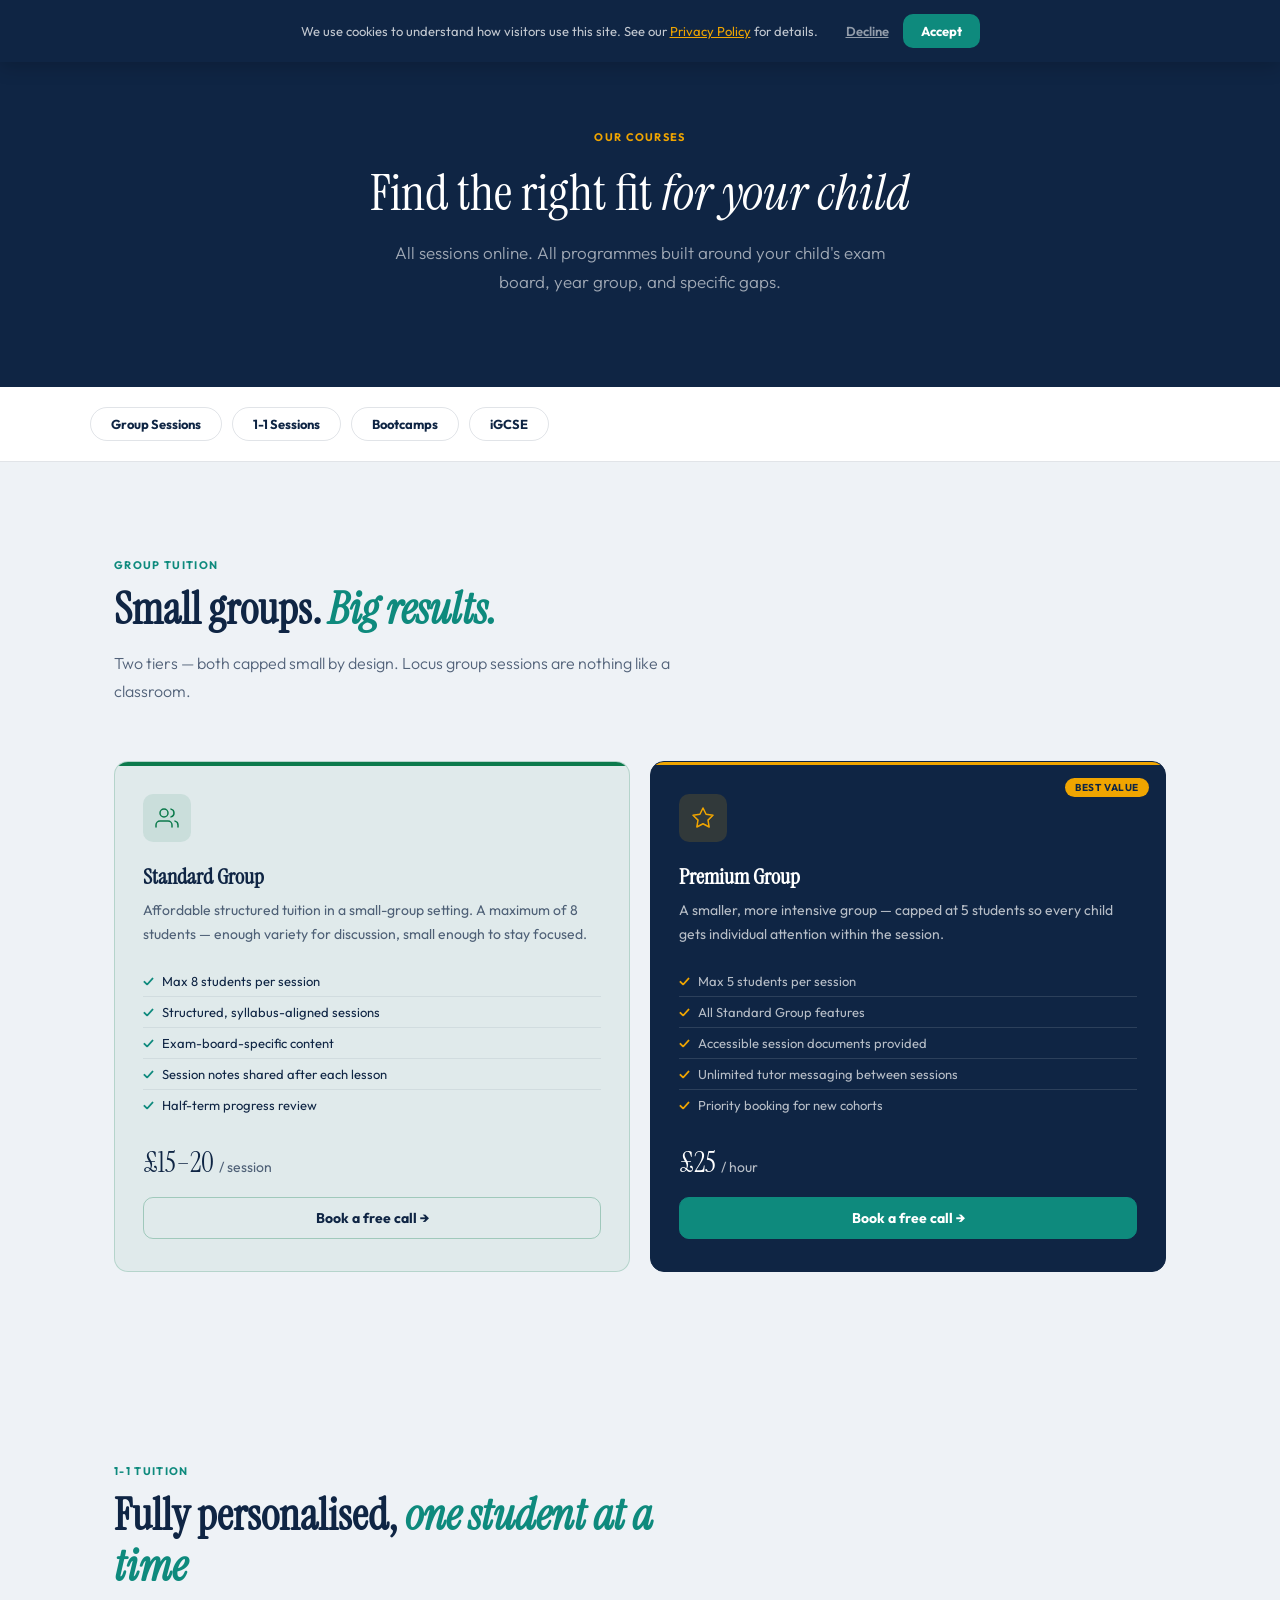
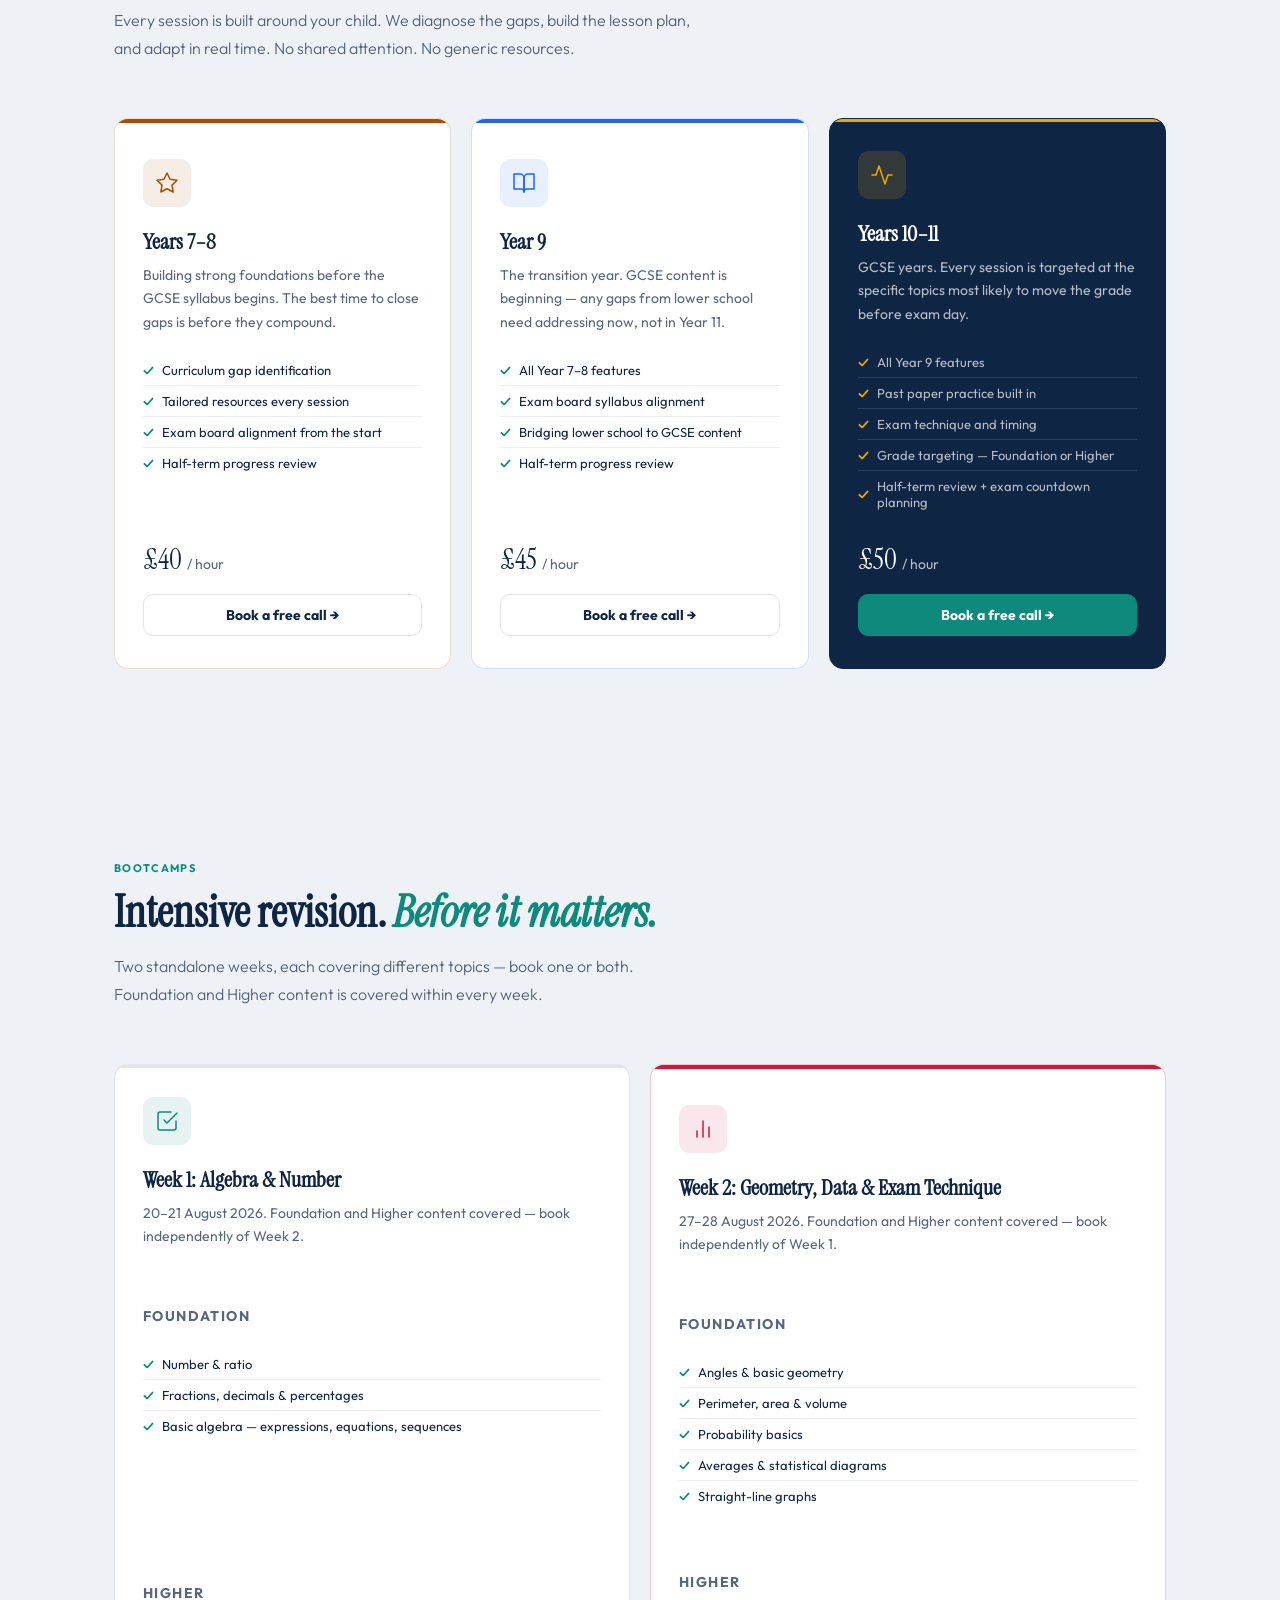
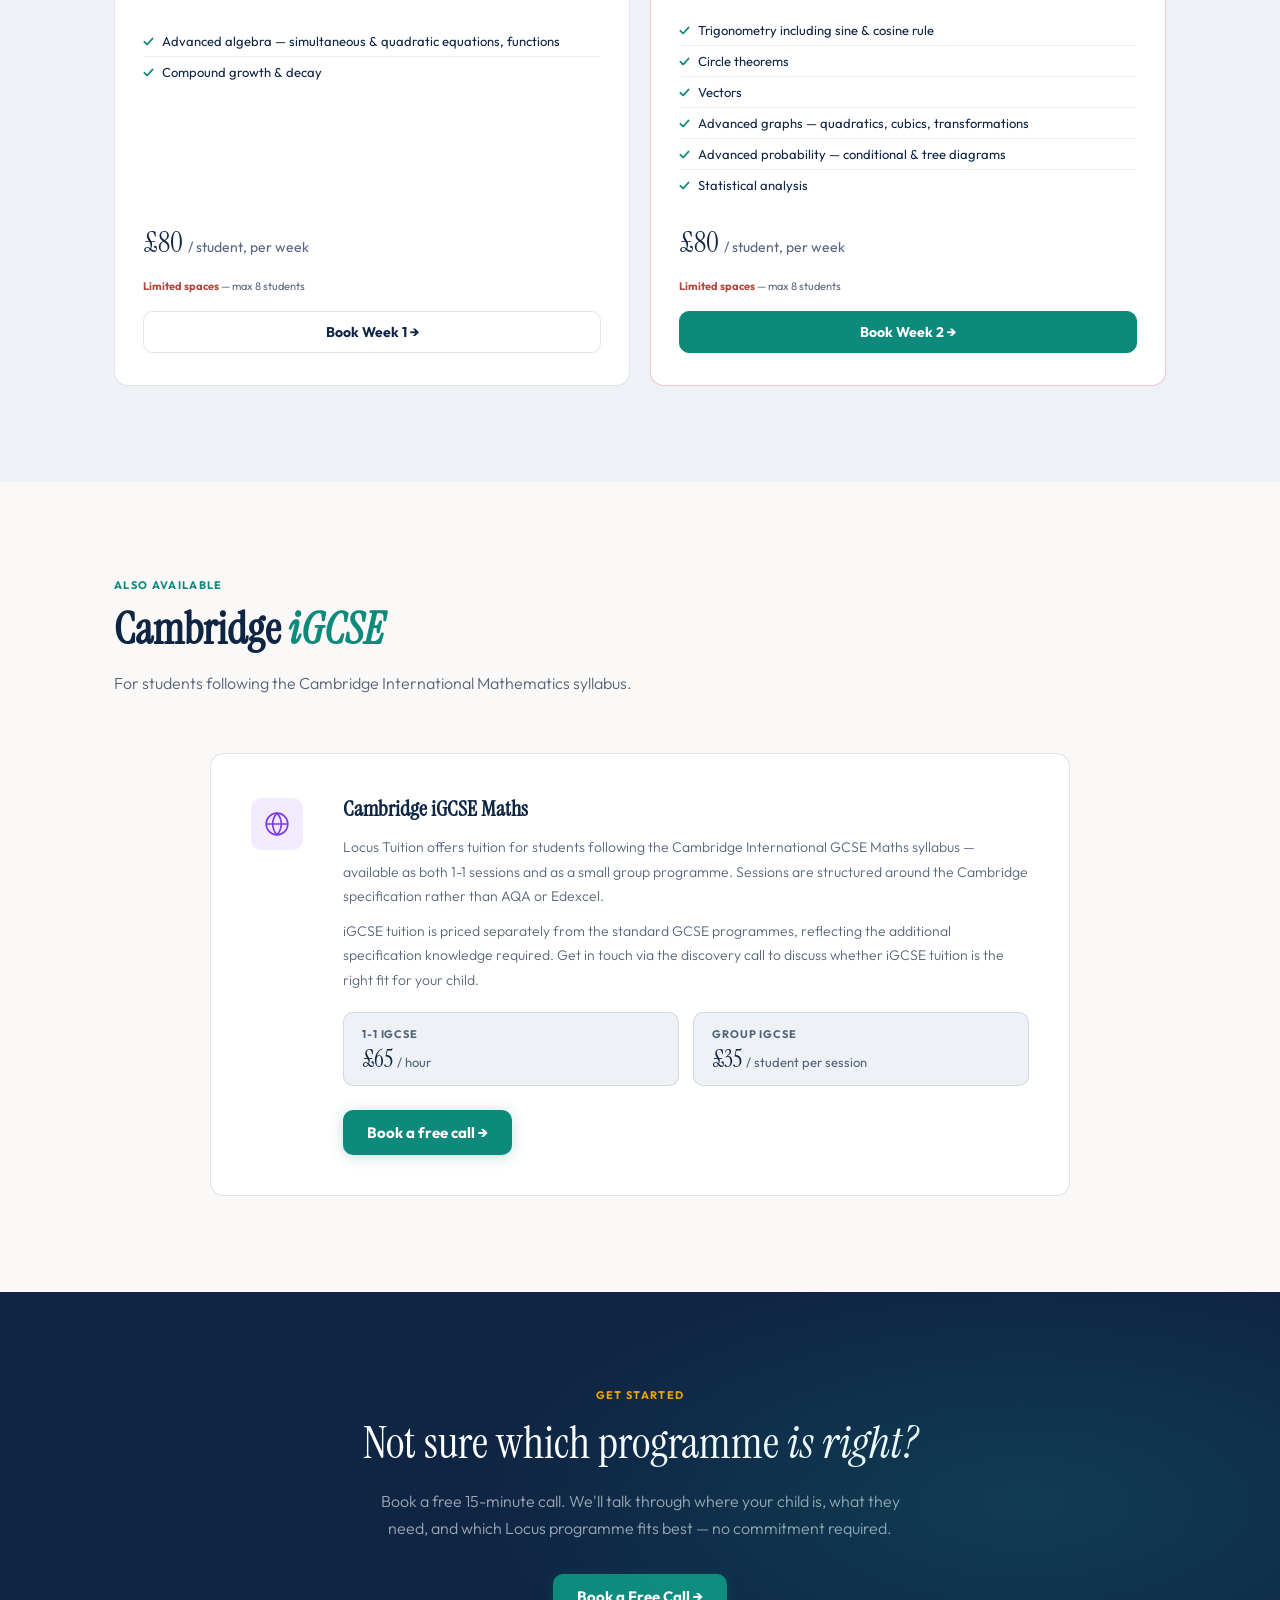
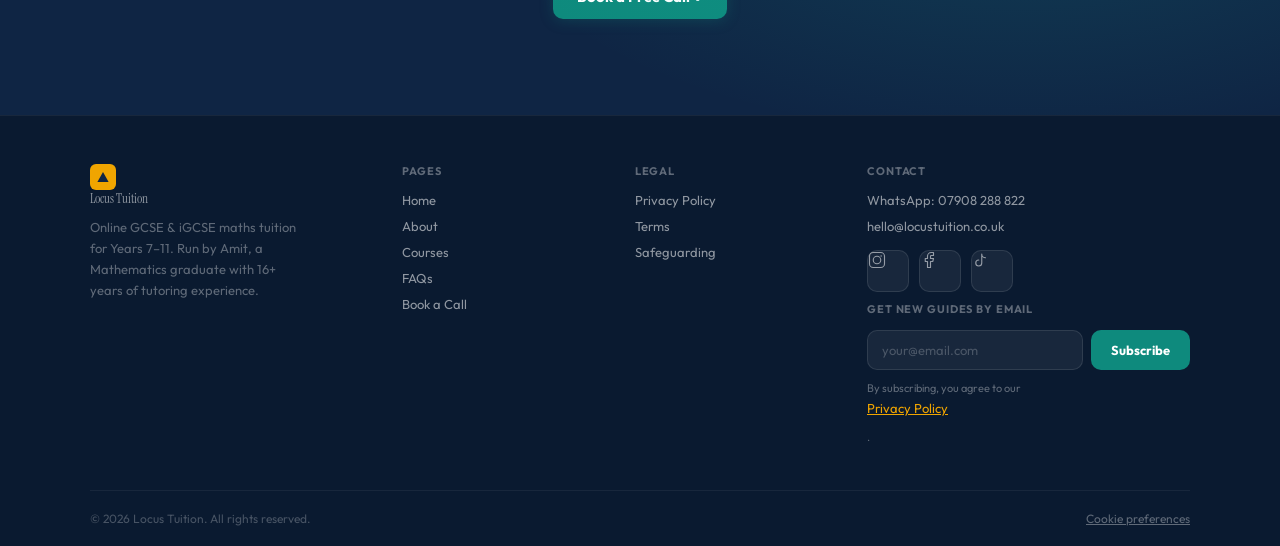
<file: courses.html>
<!DOCTYPE html>
<html lang="en">
<head>
  <meta charset="UTF-8">
  <meta name="viewport" content="width=device-width, initial-scale=1.0">
  <title>Courses | Locus Tuition</title>
  <meta name="description" content="Online GCSE maths tuition for Years 7–11. 1-1 sessions, group tuition, bootcamps, and Cambridge iGCSE support — built around your child's gaps and exam board.">
  <meta name="author" content="Amit, Locus Tuition">
  <link rel="canonical" href="https://locustuition.co.uk/courses.html">

  <!-- Open Graph -->
  <meta property="og:type" content="website">
  <meta property="og:title" content="Courses | Locus Tuition">
  <meta property="og:description" content="Online GCSE maths tuition for Years 7–11. 1-1 sessions, group tuition, bootcamps, and Cambridge iGCSE support — built around your child's gaps and exam board.">
  <meta property="og:url" content="https://locustuition.co.uk/courses.html">
  <meta property="og:image" content="https://locustuition.co.uk/assets/og-image.png">

  <!-- Twitter -->
  <meta name="twitter:card" content="summary_large_image">
  <meta name="twitter:title" content="Courses | Locus Tuition">
  <meta name="twitter:description" content="Online GCSE maths tuition for Years 7–11. 1-1 sessions, group tuition, bootcamps, and Cambridge iGCSE support — built around your child's gaps and exam board.">
  <meta name="twitter:image" content="https://locustuition.co.uk/assets/og-image.png">

  <!-- Favicons -->
  <link rel="icon" href="/favicon.ico" sizes="any">
  <link rel="apple-touch-icon" href="/apple-touch-icon.png">
  <link rel="manifest" href="/site.webmanifest">

  <link rel="preconnect" href="https://fonts.googleapis.com">
  <link rel="preconnect" href="https://fonts.gstatic.com" crossorigin>
  <link href="https://fonts.googleapis.com/css2?family=Instrument+Serif:ital@0;1&family=Outfit:wght@300;400;500;600;700&display=swap" rel="stylesheet">
  <link rel="stylesheet" href="css/style.css">

  <script type="application/ld+json">
  {
    "@context": "https://schema.org",
    "@type": "BreadcrumbList",
    "itemListElement": [
      { "@type": "ListItem", "position": 1, "name": "Home", "item": "https://locustuition.co.uk/" },
      { "@type": "ListItem", "position": 2, "name": "Courses", "item": "https://locustuition.co.uk/courses.html" }
    ]
  }
  </script>
  <script type="application/ld+json">
  {
    "@context": "https://schema.org",
    "@graph": [
      {
        "@type": "Course",
        "name": "1-1 Tuition — Years 7-8",
        "description": "Fully personalised 1-1 maths tuition for Years 7-8, building strong foundations before the GCSE syllabus begins.",
        "provider": { "@type": "EducationalOrganization", "name": "Locus Tuition", "url": "https://locustuition.co.uk/" },
        "offers": { "@type": "Offer", "price": "40", "priceCurrency": "GBP", "url": "https://locustuition.co.uk/courses.html#one-to-one" }
      },
      {
        "@type": "Course",
        "name": "1-1 Tuition — Year 9",
        "description": "Fully personalised 1-1 maths tuition for Year 9, bridging lower school content to the GCSE syllabus.",
        "provider": { "@type": "EducationalOrganization", "name": "Locus Tuition", "url": "https://locustuition.co.uk/" },
        "offers": { "@type": "Offer", "price": "45", "priceCurrency": "GBP", "url": "https://locustuition.co.uk/courses.html#one-to-one" }
      },
      {
        "@type": "Course",
        "name": "1-1 Tuition — Years 10-11",
        "description": "Fully personalised 1-1 maths tuition for Years 10-11, targeted at the specific topics most likely to move the grade before exam day.",
        "provider": { "@type": "EducationalOrganization", "name": "Locus Tuition", "url": "https://locustuition.co.uk/" },
        "offers": { "@type": "Offer", "price": "50", "priceCurrency": "GBP", "url": "https://locustuition.co.uk/courses.html#one-to-one" }
      },
      {
        "@type": "Course",
        "name": "Standard Group Tuition",
        "description": "Structured small-group maths tuition, maximum 8 students per session.",
        "provider": { "@type": "EducationalOrganization", "name": "Locus Tuition", "url": "https://locustuition.co.uk/" },
        "offers": { "@type": "Offer", "price": "15-20", "priceCurrency": "GBP", "url": "https://locustuition.co.uk/courses.html#group" }
      },
      {
        "@type": "Course",
        "name": "Premium Group Tuition",
        "description": "Smaller, more intensive group maths tuition, capped at 5 students per session, with accessible session documents and unlimited tutor messaging.",
        "provider": { "@type": "EducationalOrganization", "name": "Locus Tuition", "url": "https://locustuition.co.uk/" },
        "offers": { "@type": "Offer", "price": "25", "priceCurrency": "GBP", "url": "https://locustuition.co.uk/courses.html#group" }
      },
      {
        "@type": "Course",
        "name": "Summer Bootcamp — Week 1: Algebra & Number",
        "description": "Intensive bootcamp week covering Algebra and Number, Foundation and Higher content, 20-21 August 2026.",
        "provider": { "@type": "EducationalOrganization", "name": "Locus Tuition", "url": "https://locustuition.co.uk/" },
        "offers": { "@type": "Offer", "price": "80", "priceCurrency": "GBP", "url": "https://locustuition.co.uk/courses.html#bootcamp" }
      },
      {
        "@type": "Course",
        "name": "Summer Bootcamp — Week 2: Geometry, Data & Exam Technique",
        "description": "Intensive bootcamp week covering Geometry, Data and Exam Technique, Foundation and Higher content, 27-28 August 2026.",
        "provider": { "@type": "EducationalOrganization", "name": "Locus Tuition", "url": "https://locustuition.co.uk/" },
        "offers": { "@type": "Offer", "price": "80", "priceCurrency": "GBP", "url": "https://locustuition.co.uk/courses.html#bootcamp" }
      },
      {
        "@type": "Course",
        "name": "iGCSE 1-1 Tuition",
        "description": "1-1 tuition for students following the Cambridge International GCSE Maths syllabus.",
        "provider": { "@type": "EducationalOrganization", "name": "Locus Tuition", "url": "https://locustuition.co.uk/" },
        "offers": { "@type": "Offer", "price": "65", "priceCurrency": "GBP", "url": "https://locustuition.co.uk/courses.html#igcse" }
      },
      {
        "@type": "Course",
        "name": "iGCSE Group Tuition",
        "description": "Small-group tuition for students following the Cambridge International GCSE Maths syllabus.",
        "provider": { "@type": "EducationalOrganization", "name": "Locus Tuition", "url": "https://locustuition.co.uk/" },
        "offers": { "@type": "Offer", "price": "35", "priceCurrency": "GBP", "url": "https://locustuition.co.uk/courses.html#igcse" }
      }
    ]
  }
  </script>
</head>
<body class="has-sticky-cta">

  <!-- ═══ NAV ═══ -->
  <nav id="nav" class="nav--light">
    <div class="nav-inner">
      <a href="index.html" class="nav-logo">
        <div class="logo-mark">
          <svg viewBox="0 0 20 20" fill="none" xmlns="http://www.w3.org/2000/svg">
            <polygon points="10,3 18,17 2,17" fill="#0F2544"/>
          </svg>
        </div>
        Locus Tuition
      </a>
      <ul class="nav-links">
        <li><a href="index.html">Home</a></li>
        <li><a href="about.html">About</a></li>
        <li><a href="courses.html" aria-current="page">Courses</a></li>
        <li><a href="faq.html">FAQs</a></li>
        <li><a href="resources/index.html">Resources</a></li>
        <li><a href="book.html" class="nav-cta">Book a Free Call</a></li>
      </ul>
      <button class="nav-hamburger" aria-label="Open menu" aria-expanded="false">
        <span></span><span></span><span></span>
      </button>
    </div>
  </nav>

  <!-- Mobile menu -->
  <div class="mobile-menu" id="mobileMenu">
    <ul>
      <li><a href="index.html">Home</a></li>
      <li><a href="about.html">About</a></li>
      <li><a href="courses.html">Courses</a></li>
      <li><a href="faq.html">FAQs</a></li>
      <li><a href="resources/index.html">Resources</a></li>
      <li><a href="book.html" class="mobile-cta">Book a Free Call</a></li>
    </ul>
  </div>

  <!-- ═══ PAGE HERO ═══ -->
  <section class="page-hero">
    <div class="container">
      <div class="section-label">Our Courses</div>
      <h1>Find the right fit <em>for your child</em></h1>
      <p class="page-hero-sub">All sessions online. All programmes built around your child's exam board, year group, and specific gaps.</p>
    </div>
  </section>

  <!-- ═══ JUMP NAV ═══ -->
  <div style="background: white; border-bottom: 1px solid var(--border);">
    <div class="courses-jump-nav container" style="border-bottom: none;">
      <a href="#group" class="courses-jump-link">Group Sessions</a>
      <a href="#one-to-one" class="courses-jump-link">1-1 Sessions</a>
      <a href="#bootcamp" class="courses-jump-link">Bootcamps</a>
      <a href="#igcse" class="courses-jump-link">iGCSE</a>
    </div>
  </div>

  <!-- ═══ GROUP SESSIONS ═══ -->
  <section id="group" class="section section--cream">
    <div class="container">
      <div class="section-header">
        <div class="section-label">Group Tuition</div>
        <h2 class="section-title">Small groups. <em>Big results.</em></h2>
        <p class="section-sub">Two tiers — both capped small by design. Locus group sessions are nothing like a classroom.</p>
      </div>
      <div class="offer-grid offer-grid--two">

        <!-- Standard Group -->
        <div class="offer-card" style="background: rgba(12,122,76,0.06); border-color: rgba(12,122,76,0.2);">
          <div style="position:absolute;top:0;left:0;right:0;height:4px;background:var(--accent-emerald);border-radius:var(--radius-lg) var(--radius-lg) 0 0;"></div>
          <div class="offer-icon" style="background: rgba(12,122,76,0.1); color: var(--accent-emerald);">
            <svg viewBox="0 0 24 24" fill="none"><path d="M17 21v-2a4 4 0 0 0-4-4H5a4 4 0 0 0-4 4v2" stroke="currentColor" stroke-width="1.5" stroke-linecap="round"/><circle cx="9" cy="7" r="4" stroke="currentColor" stroke-width="1.5"/><path d="M23 21v-2a4 4 0 0 0-3-3.87M16 3.13a4 4 0 0 1 0 7.75" stroke="currentColor" stroke-width="1.5" stroke-linecap="round"/></svg>
          </div>
          <h3>Standard Group</h3>
          <p>Affordable structured tuition in a small-group setting. A maximum of 8 students — enough variety for discussion, small enough to stay focused.</p>
          <ul class="offer-features">
            <li>Max 8 students per session</li>
            <li>Structured, syllabus-aligned sessions</li>
            <li>Exam-board-specific content</li>
            <li>Session notes shared after each lesson</li>
            <li>Half-term progress review</li>
          </ul>
          <div class="offer-price">£15–20 <span>/ session</span></div>
          <a href="book.html" class="offer-cta" style="border-color:rgba(12,122,76,0.3);">Book a free call →</a>
        </div>

        <!-- Premium Group — navy, differentiated -->
        <div class="offer-card offer-card--dark">
          <div class="featured-badge">Best Value</div>
          <div class="offer-icon offer-icon--gold">
            <svg viewBox="0 0 24 24" fill="none"><polygon points="12 2 15.09 8.26 22 9.27 17 14.14 18.18 21.02 12 17.77 5.82 21.02 7 14.14 2 9.27 8.91 8.26 12 2" stroke="currentColor" stroke-width="1.5" stroke-linecap="round" stroke-linejoin="round"/></svg>
          </div>
          <h3>Premium Group</h3>
          <p>A smaller, more intensive group — capped at 5 students so every child gets individual attention within the session.</p>
          <ul class="offer-features">
            <li>Max 5 students per session</li>
            <li>All Standard Group features</li>
            <li>Accessible session documents provided</li>
            <li>Unlimited tutor messaging between sessions</li>
            <li>Priority booking for new cohorts</li>
          </ul>
          <div class="offer-price">£25 <span>/ hour</span></div>
          <a href="book.html" class="offer-cta offer-cta--featured">Book a free call →</a>
        </div>

      </div>
    </div>
  </section>

  <!-- ═══ 1-1 SESSIONS ═══ -->
  <section id="one-to-one" class="section section--cream">
    <div class="container">
      <div class="section-header">
        <div class="section-label">1-1 Tuition</div>
        <h2 class="section-title">Fully personalised, <em>one student at a time</em></h2>
        <p class="section-sub">Every session is built around your child. We diagnose the gaps, build the lesson plan, and adapt in real time. No shared attention. No generic resources.</p>
      </div>
      <div class="offer-grid">

        <!-- Year 7-8 -->
        <div class="offer-card" style="border-color: rgba(164,86,11,0.2);">
          <div style="position:absolute;top:0;left:0;right:0;height:4px;background:var(--accent-amber);border-radius:var(--radius-lg) var(--radius-lg) 0 0;"></div>
          <div class="offer-icon" style="background: rgba(164,86,11,0.1); color: var(--accent-amber); margin-top: 8px;">
            <svg viewBox="0 0 24 24" fill="none"><path d="M12 2l3.09 6.26L22 9.27l-5 4.87 1.18 6.88L12 17.77l-6.18 3.25L7 14.14 2 9.27l6.91-1.01L12 2z" stroke="currentColor" stroke-width="1.5" stroke-linecap="round" stroke-linejoin="round"/></svg>
          </div>
          <h3>Years 7–8</h3>
          <p>Building strong foundations before the GCSE syllabus begins. The best time to close gaps is before they compound.</p>
          <ul class="offer-features">
            <li>Curriculum gap identification</li>
            <li>Tailored resources every session</li>
            <li>Exam board alignment from the start</li>
            <li>Half-term progress review</li>
          </ul>
          <div class="offer-price">£40 <span>/ hour</span></div>
          <a href="book.html" class="offer-cta">Book a free call →</a>
        </div>

        <!-- Year 9 -->
        <div class="offer-card" style="border-color: rgba(37,99,235,0.2);">
          <div style="position:absolute;top:0;left:0;right:0;height:4px;background:var(--accent-blue);border-radius:var(--radius-lg) var(--radius-lg) 0 0;"></div>
          <div class="offer-icon" style="background: rgba(37,99,235,0.1); color: var(--accent-blue); margin-top: 8px;">
            <svg viewBox="0 0 24 24" fill="none"><path d="M2 3h6a4 4 0 0 1 4 4v14a3 3 0 0 0-3-3H2z" stroke="currentColor" stroke-width="1.5" stroke-linecap="round" stroke-linejoin="round"/><path d="M22 3h-6a4 4 0 0 0-4 4v14a3 3 0 0 1 3-3h7z" stroke="currentColor" stroke-width="1.5" stroke-linecap="round" stroke-linejoin="round"/></svg>
          </div>
          <h3>Year 9</h3>
          <p>The transition year. GCSE content is beginning — any gaps from lower school need addressing now, not in Year 11.</p>
          <ul class="offer-features">
            <li>All Year 7–8 features</li>
            <li>Exam board syllabus alignment</li>
            <li>Bridging lower school to GCSE content</li>
            <li>Half-term progress review</li>
          </ul>
          <div class="offer-price">£45 <span>/ hour</span></div>
          <a href="book.html" class="offer-cta">Book a free call →</a>
        </div>

        <!-- Year 10-11 -->
        <div class="offer-card offer-card--featured offer-card--dark">
          <div class="offer-icon">
            <svg viewBox="0 0 24 24" fill="none"><polyline points="22 12 18 12 15 21 9 3 6 12 2 12" stroke="currentColor" stroke-width="1.5" stroke-linecap="round" stroke-linejoin="round"/></svg>
          </div>
          <h3>Years 10–11</h3>
          <p>GCSE years. Every session is targeted at the specific topics most likely to move the grade before exam day.</p>
          <ul class="offer-features">
            <li>All Year 9 features</li>
            <li>Past paper practice built in</li>
            <li>Exam technique and timing</li>
            <li>Grade targeting — Foundation or Higher</li>
            <li>Half-term review + exam countdown planning</li>
          </ul>
          <div class="offer-price">£50 <span>/ hour</span></div>
          <a href="book.html" class="offer-cta offer-cta--featured">Book a free call →</a>
        </div>

      </div>
    </div>
  </section>

  <!-- ═══ BOOTCAMPS ═══ -->
  <section id="bootcamp" class="section section--cream">
    <div class="container">
      <div class="section-header">
        <div class="section-label">Bootcamps</div>
        <h2 class="section-title">Intensive revision. <em>Before it matters.</em></h2>
        <p class="section-sub">Two standalone weeks, each covering different topics — book one or both. Foundation and Higher content is covered within every week.</p>
      </div>
      <div class="offer-grid offer-grid--two">

        <!-- Week 1: Algebra & Number -->
        <div class="offer-card">
          <div class="offer-icon" style="background:rgba(14,138,125,0.1);color:var(--teal-600);">
            <svg viewBox="0 0 24 24" fill="none"><path d="M9 11l3 3L22 4" stroke="currentColor" stroke-width="1.5" stroke-linecap="round" stroke-linejoin="round"/><path d="M21 12v7a2 2 0 0 1-2 2H5a2 2 0 0 1-2-2V5a2 2 0 0 1 2-2h11" stroke="currentColor" stroke-width="1.5" stroke-linecap="round" stroke-linejoin="round"/></svg>
          </div>
          <h3>Week 1: Algebra &amp; Number</h3>
          <p>20–21 August 2026. Foundation and Higher content covered — book independently of Week 2.</p>
          <p class="faq-category-label">Foundation</p>
          <ul class="offer-features">
            <li>Number &amp; ratio</li>
            <li>Fractions, decimals &amp; percentages</li>
            <li>Basic algebra — expressions, equations, sequences</li>
          </ul>
          <p class="faq-category-label">Higher</p>
          <ul class="offer-features">
            <li>Advanced algebra — simultaneous &amp; quadratic equations, functions</li>
            <li>Compound growth &amp; decay</li>
          </ul>
          <div class="offer-price">£80 <span>/ student, per week</span></div>
          <p style="font-size: 11px; color: var(--text-muted); margin: 0 0 16px;"><strong style="color: var(--coral-text);">Limited spaces</strong> — max 8 students</p>
          <a href="https://wa.me/447908288822" class="offer-cta" target="_blank" rel="noopener">Book Week 1 →</a>
        </div>

        <!-- Week 2: Geometry, Data & Exam Technique -->
        <div class="offer-card offer-card--featured" style="border-color: rgba(202,26,64,0.25);">
          <div style="position:absolute;top:0;left:0;right:0;height:4px;background:var(--accent-rose);border-radius:var(--radius-lg) var(--radius-lg) 0 0;"></div>
          <div class="offer-icon" style="background: rgba(202,26,64,0.1); color: var(--accent-rose); margin-top: 8px;">
            <svg viewBox="0 0 24 24" fill="none"><path d="M18 20V10M12 20V4M6 20v-6" stroke="currentColor" stroke-width="1.5" stroke-linecap="round" stroke-linejoin="round"/></svg>
          </div>
          <h3>Week 2: Geometry, Data &amp; Exam Technique</h3>
          <p>27–28 August 2026. Foundation and Higher content covered — book independently of Week 1.</p>
          <p class="faq-category-label">Foundation</p>
          <ul class="offer-features">
            <li>Angles &amp; basic geometry</li>
            <li>Perimeter, area &amp; volume</li>
            <li>Probability basics</li>
            <li>Averages &amp; statistical diagrams</li>
            <li>Straight-line graphs</li>
          </ul>
          <p class="faq-category-label">Higher</p>
          <ul class="offer-features">
            <li>Trigonometry including sine &amp; cosine rule</li>
            <li>Circle theorems</li>
            <li>Vectors</li>
            <li>Advanced graphs — quadratics, cubics, transformations</li>
            <li>Advanced probability — conditional &amp; tree diagrams</li>
            <li>Statistical analysis</li>
          </ul>
          <div class="offer-price">£80 <span>/ student, per week</span></div>
          <p style="font-size: 11px; color: var(--text-muted); margin: 0 0 16px;"><strong style="color: var(--coral-text);">Limited spaces</strong> — max 8 students</p>
          <a href="https://wa.me/447908288822" class="offer-cta offer-cta--featured" target="_blank" rel="noopener">Book Week 2 →</a>
        </div>

      </div>
    </div>
  </section>

  <!-- ═══ IGCSE ═══ -->
  <section id="igcse" class="section section--white">
    <div class="container">
      <div class="section-header">
        <div class="section-label">Also Available</div>
        <h2 class="section-title">Cambridge <em>iGCSE</em></h2>
        <p class="section-sub">For students following the Cambridge International Mathematics syllabus.</p>
      </div>
      <div class="igcse-info-card">
        <div class="igcse-info-icon" style="background: rgba(124,58,237,0.1); color: var(--accent-violet);">
          <svg viewBox="0 0 24 24" fill="none"><circle cx="12" cy="12" r="10" stroke="currentColor" stroke-width="1.5"/><path d="M2 12h20M12 2a15.3 15.3 0 0 1 4 10 15.3 15.3 0 0 1-4 10 15.3 15.3 0 0 1-4-10A15.3 15.3 0 0 1 12 2z" stroke="currentColor" stroke-width="1.5"/></svg>
        </div>
        <div class="igcse-info-body">
          <h3>Cambridge iGCSE Maths</h3>
          <p>Locus Tuition offers tuition for students following the Cambridge International GCSE Maths syllabus — available as both 1-1 sessions and as a small group programme. Sessions are structured around the Cambridge specification rather than AQA or Edexcel.</p>
          <p>iGCSE tuition is priced separately from the standard GCSE programmes, reflecting the additional specification knowledge required. Get in touch via the discovery call to discuss whether iGCSE tuition is the right fit for your child.</p>
          <div class="igcse-pricing">
            <div class="igcse-price-item">
              <strong>1-1 iGCSE</strong>
              <div class="igcse-rate">£65 <span>/ hour</span></div>
            </div>
            <div class="igcse-price-item">
              <strong>Group iGCSE</strong>
              <div class="igcse-rate">£35 <span>/ student per session</span></div>
            </div>
          </div>
          <a href="book.html" class="btn-primary">Book a free call →</a>
        </div>
      </div>
    </div>
  </section>

  <!-- ═══ CTA ═══ -->
  <section class="section bootcamp-section">
    <div class="container">
      <div style="text-align: center; max-width: 560px; margin: 0 auto;">
        <div class="section-label" style="color: var(--gold);">Get Started</div>
        <h2 style="font-family: var(--font-serif); font-size: clamp(1.8rem, 4vw, 2.8rem); color: white; font-weight: 400; margin: 12px 0 16px;">Not sure which programme <em>is right?</em></h2>
        <p style="color: rgba(255,255,255,0.6); font-size: 16px; font-weight: 300; line-height: 1.7; margin-bottom: 32px;">Book a free 15-minute call. We'll talk through where your child is, what they need, and which Locus programme fits best — no commitment required.</p>
        <a href="book.html" class="btn-primary">Book a Free Call →</a>
      </div>
    </div>
  </section>

  <!-- ═══ FOOTER ═══ -->
  <footer>
    <div class="footer-grid">
      <div class="footer-col">
        <a href="index.html" class="footer-logo">
          <div class="logo-mark logo-mark--sm">
            <svg viewBox="0 0 20 20" fill="none"><polygon points="10,3 18,17 2,17" fill="#0F2544"/></svg>
          </div>
          Locus Tuition
        </a>
        <p class="footer-tagline">Online GCSE &amp; iGCSE maths tuition for Years 7–11. Run by Amit, a Mathematics graduate with 16+ years of tutoring experience.</p>
      </div>
      <div class="footer-col">
        <h5>Pages</h5>
        <a href="index.html">Home</a>
        <a href="about.html">About</a>
        <a href="courses.html">Courses</a>
        <a href="faq.html">FAQs</a>
        <a href="book.html">Book a Call</a>
      </div>
      <div class="footer-col">
        <h5>Legal</h5>
        <a href="privacy.html">Privacy Policy</a>
        <a href="terms.html">Terms</a>
        <a href="about.html#safeguarding">Safeguarding</a>
      </div>
      <div class="footer-col">
        <h5>Contact</h5>
        <a href="https://wa.me/447908288822" target="_blank" rel="noopener">WhatsApp: 07908 288 822</a>
        <a href="mailto:hello@locustuition.co.uk">hello@locustuition.co.uk</a>
        <div class="social-row">
          <a href="https://instagram.com/locustuition" class="social-btn" target="_blank" rel="noopener" aria-label="Instagram">
            <svg viewBox="0 0 24 24" fill="none"><rect x="2" y="2" width="20" height="20" rx="5" stroke="currentColor" stroke-width="1.5"/><circle cx="12" cy="12" r="5" stroke="currentColor" stroke-width="1.5"/><circle cx="17.5" cy="6.5" r="1" fill="currentColor"/></svg>
          </a>
          <a href="https://facebook.com/locustuition" class="social-btn" target="_blank" rel="noopener" aria-label="Facebook">
            <svg viewBox="0 0 24 24" fill="none"><path d="M18 2h-3a5 5 0 0 0-5 5v3H7v4h3v8h4v-8h3l1-4h-4V7a1 1 0 0 1 1-1h3V2z" stroke="currentColor" stroke-width="1.5" stroke-linecap="round" stroke-linejoin="round"/></svg>
          </a>
          <a href="https://tiktok.com/@locustuition" class="social-btn" target="_blank" rel="noopener" aria-label="TikTok">
            <svg viewBox="0 0 24 24" fill="none"><path d="M9 12a4 4 0 1 0 4 4V4a5 5 0 0 0 5 5" stroke="currentColor" stroke-width="1.5" stroke-linecap="round" stroke-linejoin="round"/></svg>
          </a>
        </div>
        <div class="email-capture email-capture--footer">
          <h5>Get new guides by email</h5>
          <form class="email-capture-form" action="https://formspree.io/f/xyegkoep" method="POST" novalidate>
            <input type="text" name="_gotcha" class="form-honeypot" tabindex="-1" autocomplete="off" aria-hidden="true">
            <div class="email-capture-row">
              <input type="email" name="email" placeholder="your@email.com" autocomplete="email" required aria-label="Email address">
              <button type="submit" class="form-submit">Subscribe</button>
            </div>
            <p class="email-capture-consent">By subscribing, you agree to our <a href="privacy.html">Privacy Policy</a>.</p>
            <div class="form-status" role="status" aria-live="polite"></div>
          </form>
        </div>
      </div>
    </div>
    <div class="footer-bottom">
      <p class="footer-copy">© 2026 Locus Tuition. All rights reserved.</p>
    </div>
  </footer>

  <!-- ═══ MOBILE STICKY CTA ═══ -->
  <div class="mobile-sticky-cta" id="mobileStickyCta">
    <a href="book.html" class="btn-primary">Book a Free Call →</a>
  </div>

  <script src="js/main.js"></script>
</body>
</html>
</file>
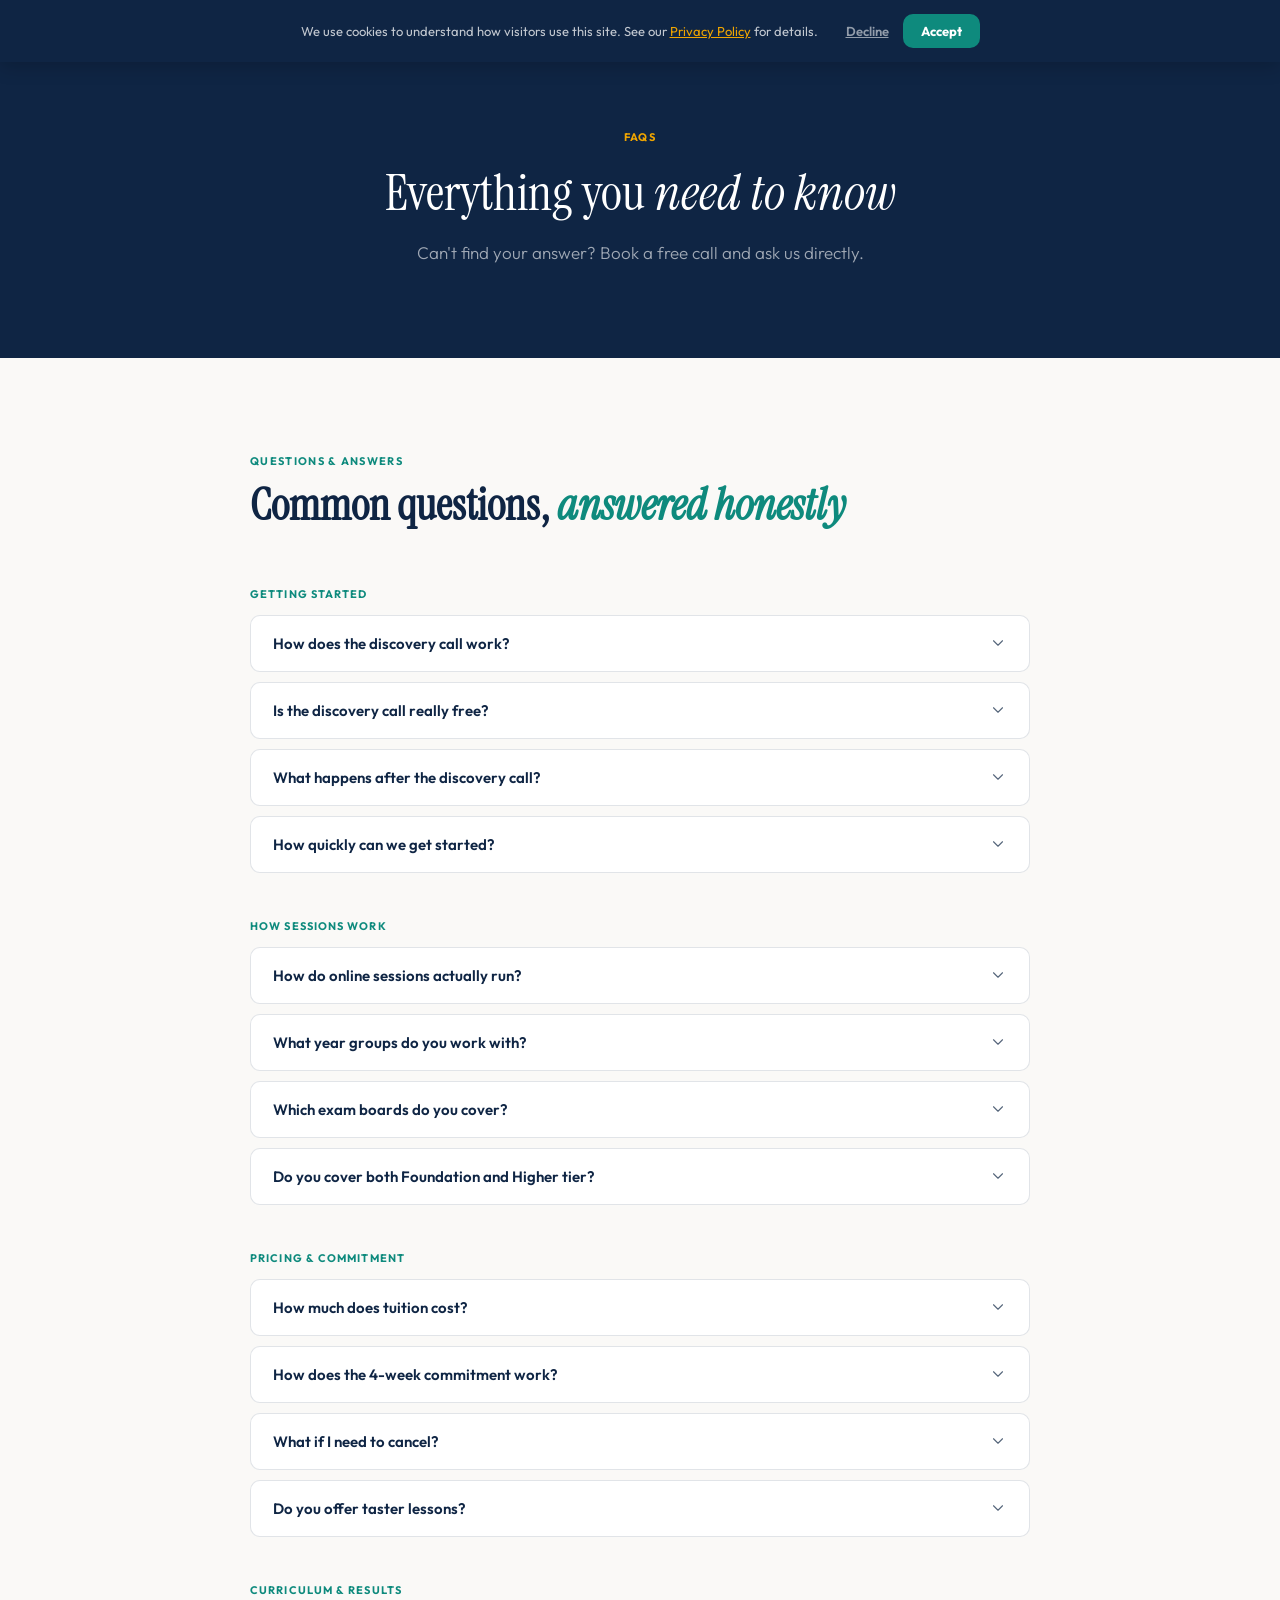
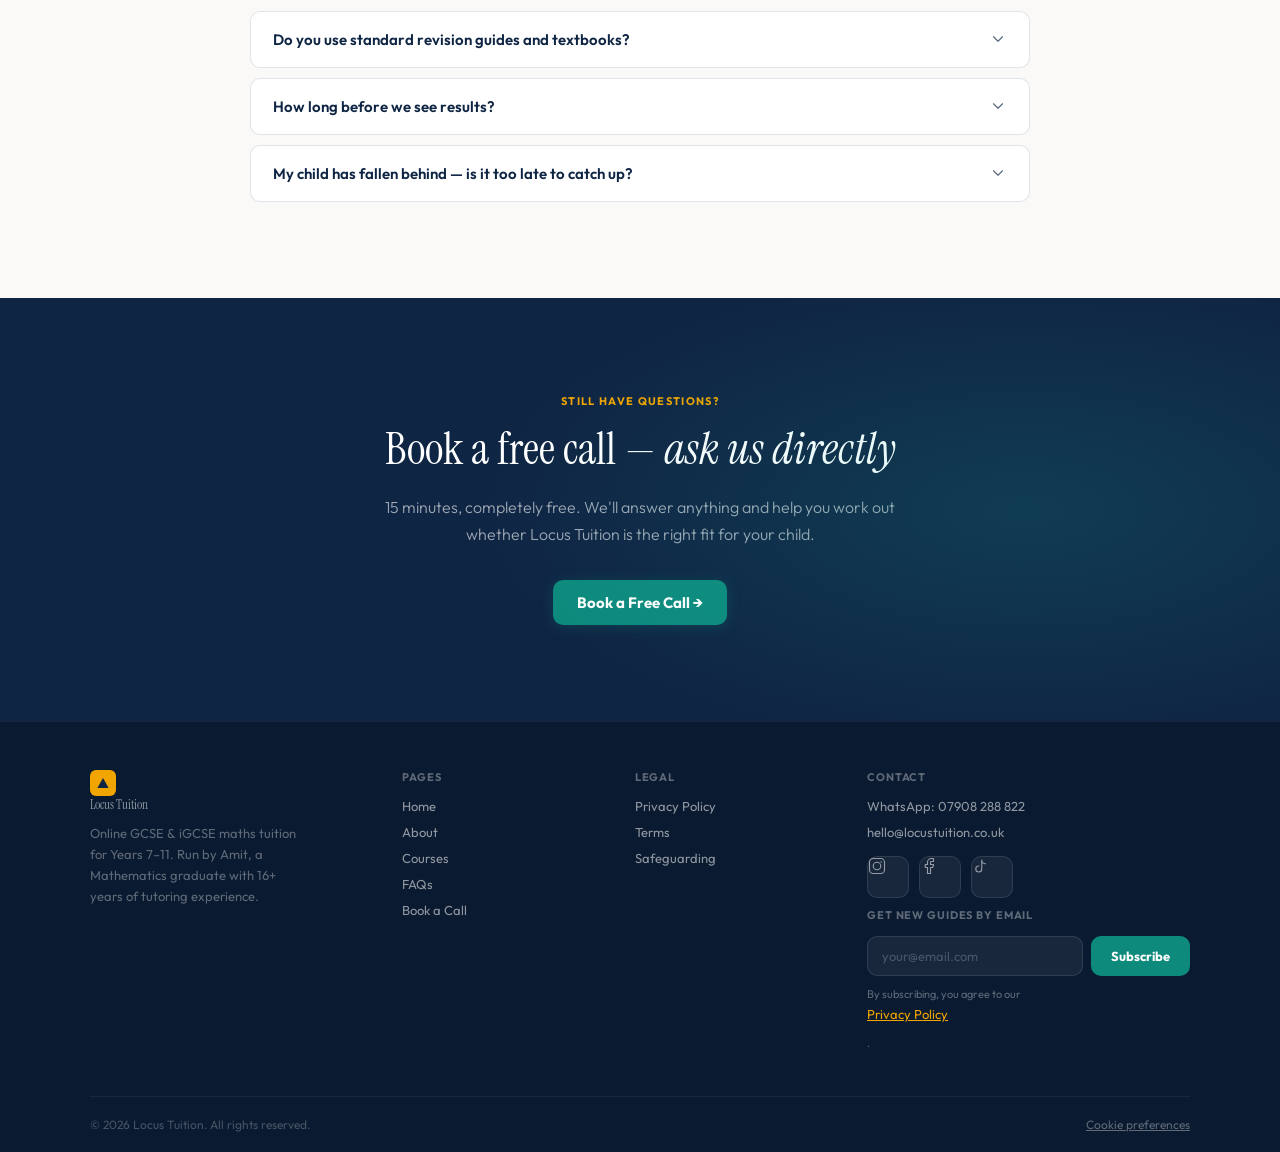
<file: faq.html>
<!DOCTYPE html>
<html lang="en">
<head>
  <meta charset="UTF-8">
  <meta name="viewport" content="width=device-width, initial-scale=1.0">
  <title>FAQs | Locus Tuition</title>
  <meta name="description" content="Answers to common Locus Tuition questions — pricing, how online sessions work, exam boards covered, and what happens after the discovery call.">
  <meta name="author" content="Amit, Locus Tuition">
  <link rel="canonical" href="https://locustuition.co.uk/faq.html">

  <!-- Open Graph -->
  <meta property="og:type" content="website">
  <meta property="og:title" content="FAQs | Locus Tuition">
  <meta property="og:description" content="Answers to common Locus Tuition questions — pricing, how online sessions work, exam boards covered, and what happens after the discovery call.">
  <meta property="og:url" content="https://locustuition.co.uk/faq.html">
  <meta property="og:image" content="https://locustuition.co.uk/assets/og-image.png">

  <!-- Twitter -->
  <meta name="twitter:card" content="summary_large_image">
  <meta name="twitter:title" content="FAQs | Locus Tuition">
  <meta name="twitter:description" content="Answers to common Locus Tuition questions — pricing, how online sessions work, exam boards covered, and what happens after the discovery call.">
  <meta name="twitter:image" content="https://locustuition.co.uk/assets/og-image.png">

  <!-- Favicons -->
  <link rel="icon" href="/favicon.ico" sizes="any">
  <link rel="apple-touch-icon" href="/apple-touch-icon.png">
  <link rel="manifest" href="/site.webmanifest">

  <link rel="preconnect" href="https://fonts.googleapis.com">
  <link rel="preconnect" href="https://fonts.gstatic.com" crossorigin>
  <link href="https://fonts.googleapis.com/css2?family=Instrument+Serif:ital@0;1&family=Outfit:wght@300;400;500;600;700&display=swap" rel="stylesheet">
  <link rel="stylesheet" href="css/style.css">

  <script type="application/ld+json">
  {
    "@context": "https://schema.org",
    "@type": "BreadcrumbList",
    "itemListElement": [
      { "@type": "ListItem", "position": 1, "name": "Home", "item": "https://locustuition.co.uk/" },
      { "@type": "ListItem", "position": 2, "name": "FAQs", "item": "https://locustuition.co.uk/faq.html" }
    ]
  }
  </script>
  <script type="application/ld+json">
  {
    "@context": "https://schema.org",
    "@type": "FAQPage",
    "mainEntity": [
      {
        "@type": "Question",
        "name": "How does the discovery call work?",
        "acceptedAnswer": { "@type": "Answer", "text": "It's a free 15-minute call — no preparation needed. We'll talk through where your child is right now, what they're finding difficult, and which Locus programme would suit them best. There's no commitment on either side; it's just a conversation to see if we're the right fit." }
      },
      {
        "@type": "Question",
        "name": "Is the discovery call really free?",
        "acceptedAnswer": { "@type": "Answer", "text": "Yes, completely free. There's no catch and no obligation. If after the call you decide Locus isn't right for your child, that's absolutely fine — the call costs nothing." }
      },
      {
        "@type": "Question",
        "name": "What happens after the discovery call?",
        "acceptedAnswer": { "@type": "Answer", "text": "If we decide to go ahead, we'll agree on the right programme (1-1, group, or bootcamp), confirm the start date, and you'll receive a confirmation email with all the details. From there, sessions are booked and paid for a month at a time." }
      },
      {
        "@type": "Question",
        "name": "How quickly can we get started?",
        "acceptedAnswer": { "@type": "Answer", "text": "Usually within a week of the discovery call, subject to availability. Get in touch early if you have a specific deadline — places fill up quickly around exam season." }
      },
      {
        "@type": "Question",
        "name": "How do online sessions actually run?",
        "acceptedAnswer": { "@type": "Answer", "text": "Sessions take place via video call (Zoom or Google Meet). Your child will need a device with a camera and microphone, a stable internet connection, and something to write on — either paper or a tablet. The tutor shares their screen for worked examples, and students can show their working via camera or a shared whiteboard tool." }
      },
      {
        "@type": "Question",
        "name": "What year groups do you work with?",
        "acceptedAnswer": { "@type": "Answer", "text": "Years 7 to 11 only. Locus Tuition focuses exclusively on this range — it's where the GCSE syllabus is built and where targeted early support makes the biggest difference to exam results." }
      },
      {
        "@type": "Question",
        "name": "Which exam boards do you cover?",
        "acceptedAnswer": { "@type": "Answer", "text": "AQA and Edexcel for GCSE. Cambridge iGCSE is also offered as an additional option — if your child is following the Cambridge International syllabus, get in touch and we can discuss whether it's a good fit." }
      },
      {
        "@type": "Question",
        "name": "Do you cover both Foundation and Higher tier?",
        "acceptedAnswer": { "@type": "Answer", "text": "Yes. Once we know your child's target grade and current level, we'll confirm which tier to focus on and structure sessions accordingly." }
      },
      {
        "@type": "Question",
        "name": "How much does tuition cost?",
        "acceptedAnswer": { "@type": "Answer", "text": "1-1 sessions are priced by year group — see our Courses page for the current rates. Group sessions start from £15 per session. Bootcamp weeks are £80 each, booked independently — see our Courses page for dates and topics." }
      },
      {
        "@type": "Question",
        "name": "How does the 4-week commitment work?",
        "acceptedAnswer": { "@type": "Answer", "text": "Sessions are booked and paid for roughly a month in advance — approximately four sessions at a time. This gives your child a consistent rhythm and means we can plan a proper sequence of lessons rather than ad-hoc, unconnected sessions." }
      },
      {
        "@type": "Question",
        "name": "What if I need to cancel?",
        "acceptedAnswer": { "@type": "Answer", "text": "There's no fixed contract. If you decide not to continue, simply don't book and pay for the following month — that's all it takes. We ask for reasonable notice (ideally before the next month's sessions are planned) so we can manage our schedule. Individual session cancellations should be given 24 hours' notice where possible." }
      },
      {
        "@type": "Question",
        "name": "Do you offer taster lessons?",
        "acceptedAnswer": { "@type": "Answer", "text": "No. The free discovery call is the equivalent — it covers everything a taster lesson would, without requiring your child to be present. We find a conversation is a better way to assess fit than a single rushed session." }
      },
      {
        "@type": "Question",
        "name": "Do you use standard revision guides and textbooks?",
        "acceptedAnswer": { "@type": "Answer", "text": "No. Amit builds and maintains his own curriculum and resources. Every worksheet, worked example, and practice question is tailored to the individual student — not downloaded from the internet or taken from a revision guide. This is one of the core differences between Locus Tuition and most tutoring services." }
      },
      {
        "@type": "Question",
        "name": "How long before we see results?",
        "acceptedAnswer": { "@type": "Answer", "text": "Most students notice improved understanding within the first few sessions — that shift in confidence is usually the first sign. Visible grade improvements typically take a full term of consistent sessions. We review progress every half term so you always know where things stand." }
      },
      {
        "@type": "Question",
        "name": "My child has fallen behind — is it too late to catch up?",
        "acceptedAnswer": { "@type": "Answer", "text": "No. Catching up is the most common reason students come to us. We start with a diagnostic to identify the specific gaps, then work through them systematically. Students who join even a term before their GCSEs can make meaningful progress with the right approach." }
      }
    ]
  }
  </script>
</head>
<body class="has-sticky-cta">

  <!-- ═══ NAV ═══ -->
  <nav id="nav" class="nav--light">
    <div class="nav-inner">
      <a href="index.html" class="nav-logo">
        <div class="logo-mark">
          <svg viewBox="0 0 20 20" fill="none" xmlns="http://www.w3.org/2000/svg">
            <polygon points="10,3 18,17 2,17" fill="#0F2544"/>
          </svg>
        </div>
        Locus Tuition
      </a>
      <ul class="nav-links">
        <li><a href="index.html">Home</a></li>
        <li><a href="about.html">About</a></li>
        <li><a href="courses.html">Courses</a></li>
        <li><a href="faq.html" aria-current="page">FAQs</a></li>
        <li><a href="resources/index.html">Resources</a></li>
        <li><a href="book.html" class="nav-cta">Book a Free Call</a></li>
      </ul>
      <button class="nav-hamburger" aria-label="Open menu" aria-expanded="false">
        <span></span><span></span><span></span>
      </button>
    </div>
  </nav>

  <!-- Mobile menu -->
  <div class="mobile-menu" id="mobileMenu">
    <ul>
      <li><a href="index.html">Home</a></li>
      <li><a href="about.html">About</a></li>
      <li><a href="courses.html">Courses</a></li>
      <li><a href="faq.html">FAQs</a></li>
      <li><a href="resources/index.html">Resources</a></li>
      <li><a href="book.html" class="mobile-cta">Book a Free Call</a></li>
    </ul>
  </div>

  <!-- ═══ PAGE HERO ═══ -->
  <section class="page-hero">
    <div class="container">
      <div class="section-label">FAQs</div>
      <h1>Everything you <em>need to know</em></h1>
      <p class="page-hero-sub">Can't find your answer? Book a free call and ask us directly.</p>
    </div>
  </section>

  <!-- ═══ FAQ ACCORDION ═══ -->
  <section class="section section--white">
    <div class="container">
      <div style="max-width: 780px; margin: 0 auto;">
        <div class="section-header">
          <div class="section-label">Questions &amp; Answers</div>
          <h2 class="section-title">Common questions, <em>answered honestly</em></h2>
        </div>

        <div class="faq-accordion">

          <!-- ── Getting Started ── -->
          <p class="faq-category-label">Getting Started</p>

          <div class="faq-accordion-item">
            <button class="faq-accordion-trigger" aria-expanded="false">
              How does the discovery call work?
              <svg class="faq-accordion-icon" viewBox="0 0 24 24" fill="none"><path d="M6 9l6 6 6-6" stroke="currentColor" stroke-width="1.5" stroke-linecap="round" stroke-linejoin="round"/></svg>
            </button>
            <div class="faq-accordion-body">
              <div class="faq-accordion-content">
                <p>It's a free 15-minute call — no preparation needed. We'll talk through where your child is right now, what they're finding difficult, and which Locus programme would suit them best. There's no commitment on either side; it's just a conversation to see if we're the right fit.</p>
              </div>
            </div>
          </div>

          <div class="faq-accordion-item">
            <button class="faq-accordion-trigger" aria-expanded="false">
              Is the discovery call really free?
              <svg class="faq-accordion-icon" viewBox="0 0 24 24" fill="none"><path d="M6 9l6 6 6-6" stroke="currentColor" stroke-width="1.5" stroke-linecap="round" stroke-linejoin="round"/></svg>
            </button>
            <div class="faq-accordion-body">
              <div class="faq-accordion-content">
                <p>Yes, completely free. There's no catch and no obligation. If after the call you decide Locus isn't right for your child, that's absolutely fine — the call costs nothing.</p>
              </div>
            </div>
          </div>

          <div class="faq-accordion-item">
            <button class="faq-accordion-trigger" aria-expanded="false">
              What happens after the discovery call?
              <svg class="faq-accordion-icon" viewBox="0 0 24 24" fill="none"><path d="M6 9l6 6 6-6" stroke="currentColor" stroke-width="1.5" stroke-linecap="round" stroke-linejoin="round"/></svg>
            </button>
            <div class="faq-accordion-body">
              <div class="faq-accordion-content">
                <p>If we decide to go ahead, we'll agree on the right programme (1-1, group, or bootcamp), confirm the start date, and you'll receive a confirmation email with all the details. From there, sessions are booked and paid for a month at a time.</p>
              </div>
            </div>
          </div>

          <div class="faq-accordion-item">
            <button class="faq-accordion-trigger" aria-expanded="false">
              How quickly can we get started?
              <svg class="faq-accordion-icon" viewBox="0 0 24 24" fill="none"><path d="M6 9l6 6 6-6" stroke="currentColor" stroke-width="1.5" stroke-linecap="round" stroke-linejoin="round"/></svg>
            </button>
            <div class="faq-accordion-body">
              <div class="faq-accordion-content">
                <p>Usually within a week of the discovery call, subject to availability. Get in touch early if you have a specific deadline — places fill up quickly around exam season.</p>
              </div>
            </div>
          </div>

          <!-- ── How Sessions Work ── -->
          <p class="faq-category-label">How Sessions Work</p>

          <div class="faq-accordion-item">
            <button class="faq-accordion-trigger" aria-expanded="false">
              How do online sessions actually run?
              <svg class="faq-accordion-icon" viewBox="0 0 24 24" fill="none"><path d="M6 9l6 6 6-6" stroke="currentColor" stroke-width="1.5" stroke-linecap="round" stroke-linejoin="round"/></svg>
            </button>
            <div class="faq-accordion-body">
              <div class="faq-accordion-content">
                <p>Sessions take place via video call (Zoom or Google Meet). Your child will need a device with a camera and microphone, a stable internet connection, and something to write on — either paper or a tablet. The tutor shares their screen for worked examples, and students can show their working via camera or a shared whiteboard tool.</p>
              </div>
            </div>
          </div>

          <div class="faq-accordion-item">
            <button class="faq-accordion-trigger" aria-expanded="false">
              What year groups do you work with?
              <svg class="faq-accordion-icon" viewBox="0 0 24 24" fill="none"><path d="M6 9l6 6 6-6" stroke="currentColor" stroke-width="1.5" stroke-linecap="round" stroke-linejoin="round"/></svg>
            </button>
            <div class="faq-accordion-body">
              <div class="faq-accordion-content">
                <p>Years 7 to 11 only. Locus Tuition focuses exclusively on this range — it's where the GCSE syllabus is built and where targeted early support makes the biggest difference to exam results.</p>
              </div>
            </div>
          </div>

          <div class="faq-accordion-item">
            <button class="faq-accordion-trigger" aria-expanded="false">
              Which exam boards do you cover?
              <svg class="faq-accordion-icon" viewBox="0 0 24 24" fill="none"><path d="M6 9l6 6 6-6" stroke="currentColor" stroke-width="1.5" stroke-linecap="round" stroke-linejoin="round"/></svg>
            </button>
            <div class="faq-accordion-body">
              <div class="faq-accordion-content">
                <p>AQA and Edexcel for GCSE. Cambridge iGCSE is also offered as an additional option — if your child is following the Cambridge International syllabus, get in touch and we can discuss whether it's a good fit.</p>
              </div>
            </div>
          </div>

          <div class="faq-accordion-item">
            <button class="faq-accordion-trigger" aria-expanded="false">
              Do you cover both Foundation and Higher tier?
              <svg class="faq-accordion-icon" viewBox="0 0 24 24" fill="none"><path d="M6 9l6 6 6-6" stroke="currentColor" stroke-width="1.5" stroke-linecap="round" stroke-linejoin="round"/></svg>
            </button>
            <div class="faq-accordion-body">
              <div class="faq-accordion-content">
                <p>Yes. Once we know your child's target grade and current level, we'll confirm which tier to focus on and structure sessions accordingly.</p>
              </div>
            </div>
          </div>

          <!-- ── Pricing & Commitment ── -->
          <p class="faq-category-label">Pricing &amp; Commitment</p>

          <div class="faq-accordion-item">
            <button class="faq-accordion-trigger" aria-expanded="false">
              How much does tuition cost?
              <svg class="faq-accordion-icon" viewBox="0 0 24 24" fill="none"><path d="M6 9l6 6 6-6" stroke="currentColor" stroke-width="1.5" stroke-linecap="round" stroke-linejoin="round"/></svg>
            </button>
            <div class="faq-accordion-body">
              <div class="faq-accordion-content">
                <p>1-1 sessions are priced by year group — see our Courses page for the current rates. Group sessions start from £15 per session. Bootcamp weeks are £80 each, booked independently — see our Courses page for dates and topics.</p>
              </div>
            </div>
          </div>

          <div class="faq-accordion-item">
            <button class="faq-accordion-trigger" aria-expanded="false">
              How does the 4-week commitment work?
              <svg class="faq-accordion-icon" viewBox="0 0 24 24" fill="none"><path d="M6 9l6 6 6-6" stroke="currentColor" stroke-width="1.5" stroke-linecap="round" stroke-linejoin="round"/></svg>
            </button>
            <div class="faq-accordion-body">
              <div class="faq-accordion-content">
                <p>Sessions are booked and paid for roughly a month in advance — approximately four sessions at a time. This gives your child a consistent rhythm and means we can plan a proper sequence of lessons rather than ad-hoc, unconnected sessions.</p>
              </div>
            </div>
          </div>

          <div class="faq-accordion-item">
            <button class="faq-accordion-trigger" aria-expanded="false">
              What if I need to cancel?
              <svg class="faq-accordion-icon" viewBox="0 0 24 24" fill="none"><path d="M6 9l6 6 6-6" stroke="currentColor" stroke-width="1.5" stroke-linecap="round" stroke-linejoin="round"/></svg>
            </button>
            <div class="faq-accordion-body">
              <div class="faq-accordion-content">
                <p>There's no fixed contract. If you decide not to continue, simply don't book and pay for the following month — that's all it takes. We ask for reasonable notice (ideally before the next month's sessions are planned) so we can manage our schedule. Individual session cancellations should be given 24 hours' notice where possible.</p>
              </div>
            </div>
          </div>

          <div class="faq-accordion-item">
            <button class="faq-accordion-trigger" aria-expanded="false">
              Do you offer taster lessons?
              <svg class="faq-accordion-icon" viewBox="0 0 24 24" fill="none"><path d="M6 9l6 6 6-6" stroke="currentColor" stroke-width="1.5" stroke-linecap="round" stroke-linejoin="round"/></svg>
            </button>
            <div class="faq-accordion-body">
              <div class="faq-accordion-content">
                <p>No. The free discovery call is the equivalent — it covers everything a taster lesson would, without requiring your child to be present. We find a conversation is a better way to assess fit than a single rushed session.</p>
              </div>
            </div>
          </div>

          <!-- ── Curriculum & Results ── -->
          <p class="faq-category-label">Curriculum &amp; Results</p>

          <div class="faq-accordion-item">
            <button class="faq-accordion-trigger" aria-expanded="false">
              Do you use standard revision guides and textbooks?
              <svg class="faq-accordion-icon" viewBox="0 0 24 24" fill="none"><path d="M6 9l6 6 6-6" stroke="currentColor" stroke-width="1.5" stroke-linecap="round" stroke-linejoin="round"/></svg>
            </button>
            <div class="faq-accordion-body">
              <div class="faq-accordion-content">
                <p>No. Amit builds and maintains his own curriculum and resources. Every worksheet, worked example, and practice question is tailored to the individual student — not downloaded from the internet or taken from a revision guide. This is one of the core differences between Locus Tuition and most tutoring services.</p>
              </div>
            </div>
          </div>

          <div class="faq-accordion-item">
            <button class="faq-accordion-trigger" aria-expanded="false">
              How long before we see results?
              <svg class="faq-accordion-icon" viewBox="0 0 24 24" fill="none"><path d="M6 9l6 6 6-6" stroke="currentColor" stroke-width="1.5" stroke-linecap="round" stroke-linejoin="round"/></svg>
            </button>
            <div class="faq-accordion-body">
              <div class="faq-accordion-content">
                <p>Most students notice improved understanding within the first few sessions — that shift in confidence is usually the first sign. Visible grade improvements typically take a full term of consistent sessions. We review progress every half term so you always know where things stand.</p>
              </div>
            </div>
          </div>

          <div class="faq-accordion-item">
            <button class="faq-accordion-trigger" aria-expanded="false">
              My child has fallen behind — is it too late to catch up?
              <svg class="faq-accordion-icon" viewBox="0 0 24 24" fill="none"><path d="M6 9l6 6 6-6" stroke="currentColor" stroke-width="1.5" stroke-linecap="round" stroke-linejoin="round"/></svg>
            </button>
            <div class="faq-accordion-body">
              <div class="faq-accordion-content">
                <p>No. Catching up is the most common reason students come to us. We start with a diagnostic to identify the specific gaps, then work through them systematically. Students who join even a term before their GCSEs can make meaningful progress with the right approach.</p>
              </div>
            </div>
          </div>

        </div>
      </div>
    </div>
  </section>

  <!-- ═══ CTA ═══ -->
  <section class="section bootcamp-section">
    <div class="container">
      <div style="text-align: center; max-width: 560px; margin: 0 auto;">
        <div class="section-label" style="color: var(--gold);">Still have questions?</div>
        <h2 style="font-family: var(--font-serif); font-size: clamp(1.8rem, 4vw, 2.8rem); color: white; font-weight: 400; margin: 12px 0 16px;">Book a free call — <em>ask us directly</em></h2>
        <p style="color: rgba(255,255,255,0.6); font-size: 16px; font-weight: 300; line-height: 1.7; margin-bottom: 32px;">15 minutes, completely free. We'll answer anything and help you work out whether Locus Tuition is the right fit for your child.</p>
        <a href="book.html" class="btn-primary">Book a Free Call →</a>
      </div>
    </div>
  </section>

  <!-- ═══ FOOTER ═══ -->
  <footer>
    <div class="footer-grid">
      <div class="footer-col">
        <a href="index.html" class="footer-logo">
          <div class="logo-mark logo-mark--sm">
            <svg viewBox="0 0 20 20" fill="none"><polygon points="10,3 18,17 2,17" fill="#0F2544"/></svg>
          </div>
          Locus Tuition
        </a>
        <p class="footer-tagline">Online GCSE &amp; iGCSE maths tuition for Years 7–11. Run by Amit, a Mathematics graduate with 16+ years of tutoring experience.</p>
      </div>
      <div class="footer-col">
        <h5>Pages</h5>
        <a href="index.html">Home</a>
        <a href="about.html">About</a>
        <a href="courses.html">Courses</a>
        <a href="faq.html">FAQs</a>
        <a href="book.html">Book a Call</a>
      </div>
      <div class="footer-col">
        <h5>Legal</h5>
        <a href="privacy.html">Privacy Policy</a>
        <a href="terms.html">Terms</a>
        <a href="about.html#safeguarding">Safeguarding</a>
      </div>
      <div class="footer-col">
        <h5>Contact</h5>
        <a href="https://wa.me/447908288822" target="_blank" rel="noopener">WhatsApp: 07908 288 822</a>
        <a href="mailto:hello@locustuition.co.uk">hello@locustuition.co.uk</a>
        <div class="social-row">
          <a href="https://instagram.com/locustuition" class="social-btn" target="_blank" rel="noopener" aria-label="Instagram">
            <svg viewBox="0 0 24 24" fill="none"><rect x="2" y="2" width="20" height="20" rx="5" stroke="currentColor" stroke-width="1.5"/><circle cx="12" cy="12" r="5" stroke="currentColor" stroke-width="1.5"/><circle cx="17.5" cy="6.5" r="1" fill="currentColor"/></svg>
          </a>
          <a href="https://facebook.com/locustuition" class="social-btn" target="_blank" rel="noopener" aria-label="Facebook">
            <svg viewBox="0 0 24 24" fill="none"><path d="M18 2h-3a5 5 0 0 0-5 5v3H7v4h3v8h4v-8h3l1-4h-4V7a1 1 0 0 1 1-1h3V2z" stroke="currentColor" stroke-width="1.5" stroke-linecap="round" stroke-linejoin="round"/></svg>
          </a>
          <a href="https://tiktok.com/@locustuition" class="social-btn" target="_blank" rel="noopener" aria-label="TikTok">
            <svg viewBox="0 0 24 24" fill="none"><path d="M9 12a4 4 0 1 0 4 4V4a5 5 0 0 0 5 5" stroke="currentColor" stroke-width="1.5" stroke-linecap="round" stroke-linejoin="round"/></svg>
          </a>
        </div>
        <div class="email-capture email-capture--footer">
          <h5>Get new guides by email</h5>
          <form class="email-capture-form" action="https://formspree.io/f/xyegkoep" method="POST" novalidate>
            <input type="text" name="_gotcha" class="form-honeypot" tabindex="-1" autocomplete="off" aria-hidden="true">
            <div class="email-capture-row">
              <input type="email" name="email" placeholder="your@email.com" autocomplete="email" required aria-label="Email address">
              <button type="submit" class="form-submit">Subscribe</button>
            </div>
            <p class="email-capture-consent">By subscribing, you agree to our <a href="privacy.html">Privacy Policy</a>.</p>
            <div class="form-status" role="status" aria-live="polite"></div>
          </form>
        </div>
      </div>
    </div>
    <div class="footer-bottom">
      <p class="footer-copy">© 2026 Locus Tuition. All rights reserved.</p>
    </div>
  </footer>

  <!-- ═══ MOBILE STICKY CTA ═══ -->
  <div class="mobile-sticky-cta" id="mobileStickyCta">
    <a href="book.html" class="btn-primary">Book a Free Call →</a>
  </div>

  <script src="js/main.js"></script>
</body>
</html>
</file>
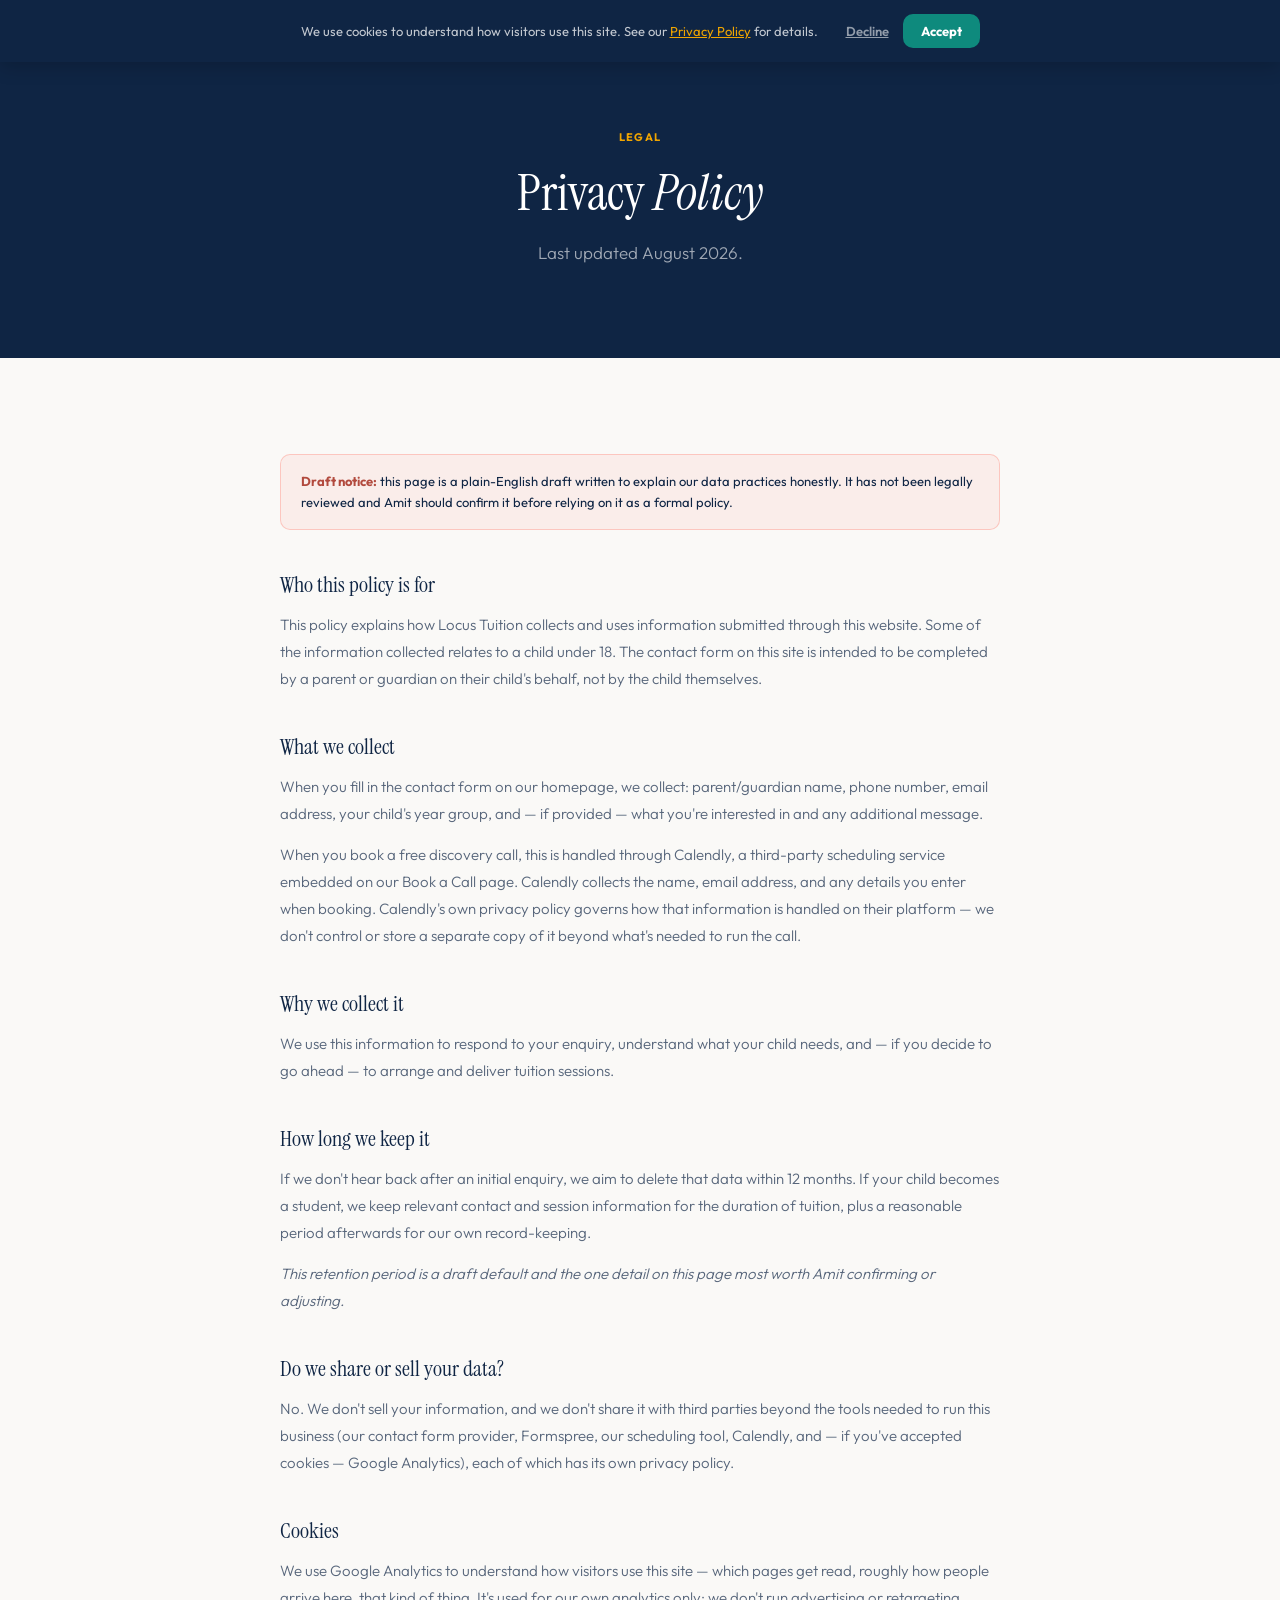
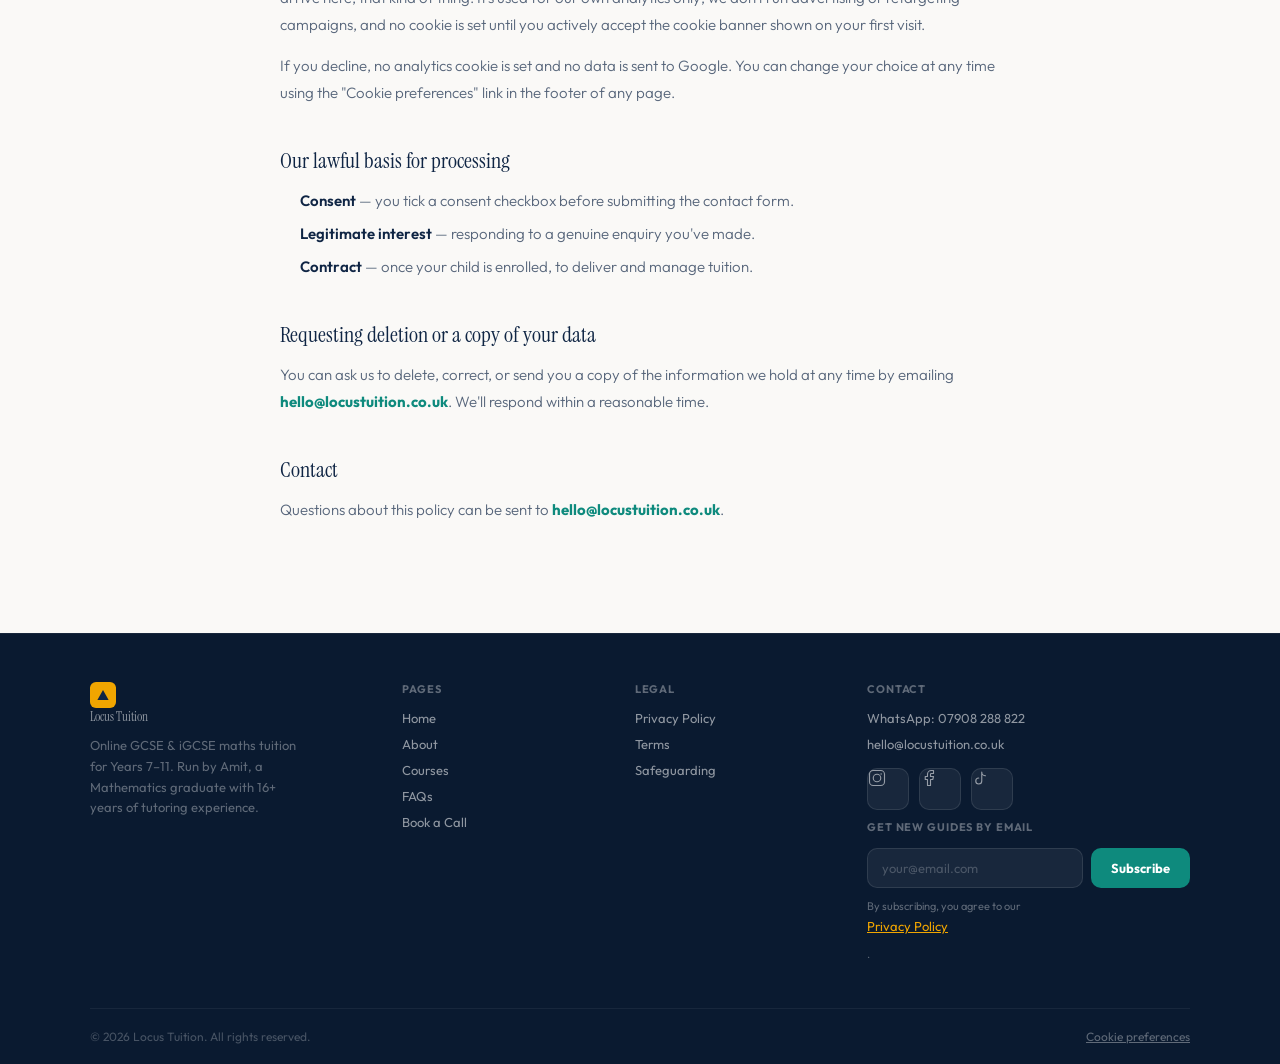
<file: privacy.html>
<!DOCTYPE html>
<html lang="en">
<head>
  <meta charset="UTF-8">
  <meta name="viewport" content="width=device-width, initial-scale=1.0">
  <title>Privacy Policy | Locus Tuition</title>
  <meta name="description" content="How Locus Tuition collects, uses, and protects the information submitted through our contact form and Calendly booking.">
  <meta name="author" content="Amit, Locus Tuition">
  <link rel="canonical" href="https://locustuition.co.uk/privacy.html">

  <!-- Open Graph -->
  <meta property="og:type" content="website">
  <meta property="og:title" content="Privacy Policy | Locus Tuition">
  <meta property="og:description" content="How Locus Tuition collects, uses, and protects the information submitted through our contact form and Calendly booking.">
  <meta property="og:url" content="https://locustuition.co.uk/privacy.html">
  <meta property="og:image" content="https://locustuition.co.uk/assets/og-image.png">

  <!-- Twitter -->
  <meta name="twitter:card" content="summary_large_image">
  <meta name="twitter:title" content="Privacy Policy | Locus Tuition">
  <meta name="twitter:description" content="How Locus Tuition collects, uses, and protects the information submitted through our contact form and Calendly booking.">
  <meta name="twitter:image" content="https://locustuition.co.uk/assets/og-image.png">

  <!-- Favicons -->
  <link rel="icon" href="/favicon.ico" sizes="any">
  <link rel="apple-touch-icon" href="/apple-touch-icon.png">
  <link rel="manifest" href="/site.webmanifest">

  <link rel="preconnect" href="https://fonts.googleapis.com">
  <link rel="preconnect" href="https://fonts.gstatic.com" crossorigin>
  <link href="https://fonts.googleapis.com/css2?family=Instrument+Serif:ital@0;1&family=Outfit:wght@300;400;500;600;700&display=swap" rel="stylesheet">
  <link rel="stylesheet" href="css/style.css">

  <script type="application/ld+json">
  {
    "@context": "https://schema.org",
    "@type": "BreadcrumbList",
    "itemListElement": [
      { "@type": "ListItem", "position": 1, "name": "Home", "item": "https://locustuition.co.uk/" },
      { "@type": "ListItem", "position": 2, "name": "Privacy Policy", "item": "https://locustuition.co.uk/privacy.html" }
    ]
  }
  </script>
</head>
<body>
  <!-- DRAFT — Amit to review before relying on this page. Not legally reviewed. -->

  <!-- ═══ NAV ═══ -->
  <nav id="nav" class="nav--light">
    <div class="nav-inner">
      <a href="index.html" class="nav-logo">
        <div class="logo-mark">
          <svg viewBox="0 0 20 20" fill="none" xmlns="http://www.w3.org/2000/svg">
            <polygon points="10,3 18,17 2,17" fill="#0F2544"/>
          </svg>
        </div>
        Locus Tuition
      </a>
      <ul class="nav-links">
        <li><a href="index.html">Home</a></li>
        <li><a href="about.html">About</a></li>
        <li><a href="courses.html">Courses</a></li>
        <li><a href="faq.html">FAQs</a></li>
        <li><a href="resources/index.html">Resources</a></li>
        <li><a href="book.html" class="nav-cta">Book a Free Call</a></li>
      </ul>
      <button class="nav-hamburger" aria-label="Open menu" aria-expanded="false">
        <span></span><span></span><span></span>
      </button>
    </div>
  </nav>

  <!-- Mobile menu -->
  <div class="mobile-menu" id="mobileMenu">
    <ul>
      <li><a href="index.html">Home</a></li>
      <li><a href="about.html">About</a></li>
      <li><a href="courses.html">Courses</a></li>
      <li><a href="faq.html">FAQs</a></li>
      <li><a href="resources/index.html">Resources</a></li>
      <li><a href="book.html" class="mobile-cta">Book a Free Call</a></li>
    </ul>
  </div>

  <!-- ═══ PAGE HERO ═══ -->
  <section class="page-hero">
    <div class="container">
      <div class="section-label">Legal</div>
      <h1>Privacy <em>Policy</em></h1>
      <p class="page-hero-sub">Last updated August 2026.</p>
    </div>
  </section>

  <!-- ═══ CONTENT ═══ -->
  <section class="section section--white">
    <div class="container">
      <div class="legal-notice">
        <strong>Draft notice:</strong> this page is a plain-English draft written to explain our data practices honestly. It has not been legally reviewed and Amit should confirm it before relying on it as a formal policy.
      </div>
      <div class="legal-content">

        <h3>Who this policy is for</h3>
        <p>This policy explains how Locus Tuition collects and uses information submitted through this website. Some of the information collected relates to a child under 18. The contact form on this site is intended to be completed by a parent or guardian on their child's behalf, not by the child themselves.</p>

        <h3>What we collect</h3>
        <p>When you fill in the contact form on our homepage, we collect: parent/guardian name, phone number, email address, your child's year group, and — if provided — what you're interested in and any additional message.</p>
        <p>When you book a free discovery call, this is handled through Calendly, a third-party scheduling service embedded on our Book a Call page. Calendly collects the name, email address, and any details you enter when booking. Calendly's own privacy policy governs how that information is handled on their platform — we don't control or store a separate copy of it beyond what's needed to run the call.</p>

        <h3>Why we collect it</h3>
        <p>We use this information to respond to your enquiry, understand what your child needs, and — if you decide to go ahead — to arrange and deliver tuition sessions.</p>

        <h3>How long we keep it</h3>
        <p>If we don't hear back after an initial enquiry, we aim to delete that data within 12 months. If your child becomes a student, we keep relevant contact and session information for the duration of tuition, plus a reasonable period afterwards for our own record-keeping.</p>
        <p><em>This retention period is a draft default and the one detail on this page most worth Amit confirming or adjusting.</em></p>

        <h3>Do we share or sell your data?</h3>
        <p>No. We don't sell your information, and we don't share it with third parties beyond the tools needed to run this business (our contact form provider, Formspree, our scheduling tool, Calendly, and — if you've accepted cookies — Google Analytics), each of which has its own privacy policy.</p>

        <h3>Cookies</h3>
        <p>We use Google Analytics to understand how visitors use this site — which pages get read, roughly how people arrive here, that kind of thing. It's used for our own analytics only; we don't run advertising or retargeting campaigns, and no cookie is set until you actively accept the cookie banner shown on your first visit.</p>
        <p>If you decline, no analytics cookie is set and no data is sent to Google. You can change your choice at any time using the "Cookie preferences" link in the footer of any page.</p>

        <h3>Our lawful basis for processing</h3>
        <ul>
          <li><strong>Consent</strong> — you tick a consent checkbox before submitting the contact form.</li>
          <li><strong>Legitimate interest</strong> — responding to a genuine enquiry you've made.</li>
          <li><strong>Contract</strong> — once your child is enrolled, to deliver and manage tuition.</li>
        </ul>

        <h3>Requesting deletion or a copy of your data</h3>
        <p>You can ask us to delete, correct, or send you a copy of the information we hold at any time by emailing <a href="mailto:hello@locustuition.co.uk">hello@locustuition.co.uk</a>. We'll respond within a reasonable time.</p>

        <h3>Contact</h3>
        <p>Questions about this policy can be sent to <a href="mailto:hello@locustuition.co.uk">hello@locustuition.co.uk</a>.</p>

      </div>
    </div>
  </section>

  <!-- ═══ FOOTER ═══ -->
  <footer>
    <div class="footer-grid">
      <div class="footer-col">
        <a href="index.html" class="footer-logo">
          <div class="logo-mark logo-mark--sm">
            <svg viewBox="0 0 20 20" fill="none"><polygon points="10,3 18,17 2,17" fill="#0F2544"/></svg>
          </div>
          Locus Tuition
        </a>
        <p class="footer-tagline">Online GCSE &amp; iGCSE maths tuition for Years 7–11. Run by Amit, a Mathematics graduate with 16+ years of tutoring experience.</p>
      </div>
      <div class="footer-col">
        <h5>Pages</h5>
        <a href="index.html">Home</a>
        <a href="about.html">About</a>
        <a href="courses.html">Courses</a>
        <a href="faq.html">FAQs</a>
        <a href="book.html">Book a Call</a>
      </div>
      <div class="footer-col">
        <h5>Legal</h5>
        <a href="privacy.html">Privacy Policy</a>
        <a href="terms.html">Terms</a>
        <a href="about.html#safeguarding">Safeguarding</a>
      </div>
      <div class="footer-col">
        <h5>Contact</h5>
        <a href="https://wa.me/447908288822" target="_blank" rel="noopener">WhatsApp: 07908 288 822</a>
        <a href="mailto:hello@locustuition.co.uk">hello@locustuition.co.uk</a>
        <div class="social-row">
          <a href="https://instagram.com/locustuition" class="social-btn" target="_blank" rel="noopener" aria-label="Instagram">
            <svg viewBox="0 0 24 24" fill="none"><rect x="2" y="2" width="20" height="20" rx="5" stroke="currentColor" stroke-width="1.5"/><circle cx="12" cy="12" r="5" stroke="currentColor" stroke-width="1.5"/><circle cx="17.5" cy="6.5" r="1" fill="currentColor"/></svg>
          </a>
          <a href="https://facebook.com/locustuition" class="social-btn" target="_blank" rel="noopener" aria-label="Facebook">
            <svg viewBox="0 0 24 24" fill="none"><path d="M18 2h-3a5 5 0 0 0-5 5v3H7v4h3v8h4v-8h3l1-4h-4V7a1 1 0 0 1 1-1h3V2z" stroke="currentColor" stroke-width="1.5" stroke-linecap="round" stroke-linejoin="round"/></svg>
          </a>
          <a href="https://tiktok.com/@locustuition" class="social-btn" target="_blank" rel="noopener" aria-label="TikTok">
            <svg viewBox="0 0 24 24" fill="none"><path d="M9 12a4 4 0 1 0 4 4V4a5 5 0 0 0 5 5" stroke="currentColor" stroke-width="1.5" stroke-linecap="round" stroke-linejoin="round"/></svg>
          </a>
        </div>
        <div class="email-capture email-capture--footer">
          <h5>Get new guides by email</h5>
          <form class="email-capture-form" action="https://formspree.io/f/xyegkoep" method="POST" novalidate>
            <input type="text" name="_gotcha" class="form-honeypot" tabindex="-1" autocomplete="off" aria-hidden="true">
            <div class="email-capture-row">
              <input type="email" name="email" placeholder="your@email.com" autocomplete="email" required aria-label="Email address">
              <button type="submit" class="form-submit">Subscribe</button>
            </div>
            <p class="email-capture-consent">By subscribing, you agree to our <a href="privacy.html">Privacy Policy</a>.</p>
            <div class="form-status" role="status" aria-live="polite"></div>
          </form>
        </div>
      </div>
    </div>
    <div class="footer-bottom">
      <p class="footer-copy">© 2026 Locus Tuition. All rights reserved.</p>
    </div>
  </footer>

  <script src="js/main.js"></script>
</body>
</html>
</file>
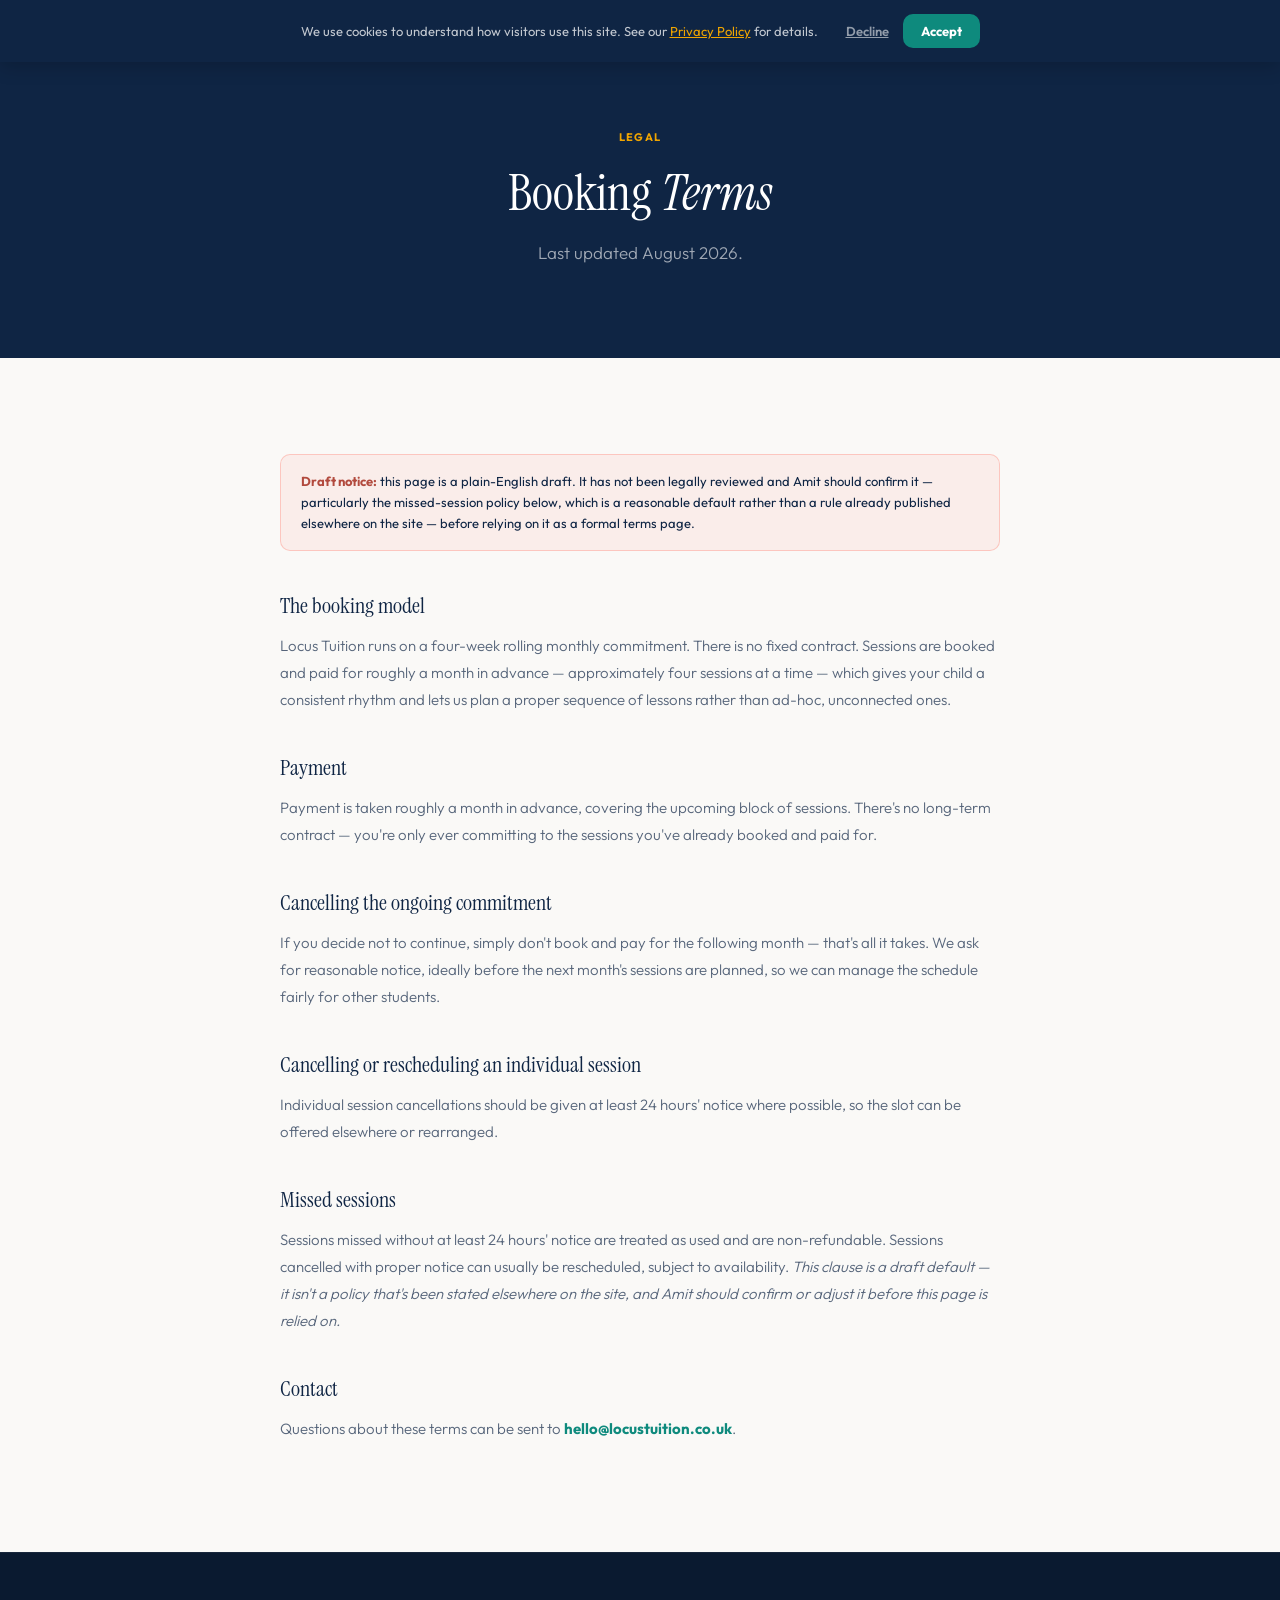
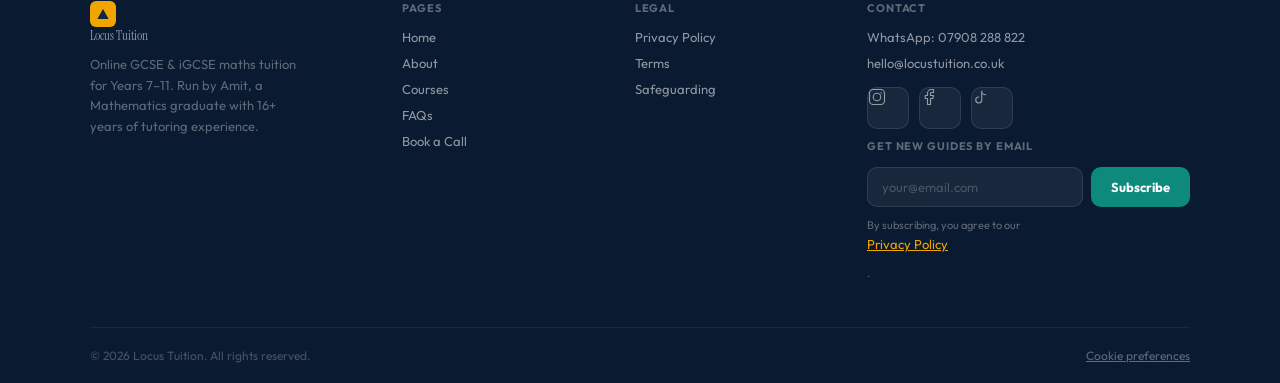
<file: terms.html>
<!DOCTYPE html>
<html lang="en">
<head>
  <meta charset="UTF-8">
  <meta name="viewport" content="width=device-width, initial-scale=1.0">
  <title>Terms | Locus Tuition</title>
  <meta name="description" content="Booking terms for Locus Tuition — the four-week rolling commitment, payment timing, cancellation, and rescheduling.">
  <meta name="author" content="Amit, Locus Tuition">
  <link rel="canonical" href="https://locustuition.co.uk/terms.html">

  <!-- Open Graph -->
  <meta property="og:type" content="website">
  <meta property="og:title" content="Terms | Locus Tuition">
  <meta property="og:description" content="Booking terms for Locus Tuition — the four-week rolling commitment, payment timing, cancellation, and rescheduling.">
  <meta property="og:url" content="https://locustuition.co.uk/terms.html">
  <meta property="og:image" content="https://locustuition.co.uk/assets/og-image.png">

  <!-- Twitter -->
  <meta name="twitter:card" content="summary_large_image">
  <meta name="twitter:title" content="Terms | Locus Tuition">
  <meta name="twitter:description" content="Booking terms for Locus Tuition — the four-week rolling commitment, payment timing, cancellation, and rescheduling.">
  <meta name="twitter:image" content="https://locustuition.co.uk/assets/og-image.png">

  <!-- Favicons -->
  <link rel="icon" href="/favicon.ico" sizes="any">
  <link rel="apple-touch-icon" href="/apple-touch-icon.png">
  <link rel="manifest" href="/site.webmanifest">

  <link rel="preconnect" href="https://fonts.googleapis.com">
  <link rel="preconnect" href="https://fonts.gstatic.com" crossorigin>
  <link href="https://fonts.googleapis.com/css2?family=Instrument+Serif:ital@0;1&family=Outfit:wght@300;400;500;600;700&display=swap" rel="stylesheet">
  <link rel="stylesheet" href="css/style.css">

  <script type="application/ld+json">
  {
    "@context": "https://schema.org",
    "@type": "BreadcrumbList",
    "itemListElement": [
      { "@type": "ListItem", "position": 1, "name": "Home", "item": "https://locustuition.co.uk/" },
      { "@type": "ListItem", "position": 2, "name": "Terms", "item": "https://locustuition.co.uk/terms.html" }
    ]
  }
  </script>
</head>
<body>
  <!-- DRAFT — Amit to review before relying on this page. Not legally reviewed. -->

  <!-- ═══ NAV ═══ -->
  <nav id="nav" class="nav--light">
    <div class="nav-inner">
      <a href="index.html" class="nav-logo">
        <div class="logo-mark">
          <svg viewBox="0 0 20 20" fill="none" xmlns="http://www.w3.org/2000/svg">
            <polygon points="10,3 18,17 2,17" fill="#0F2544"/>
          </svg>
        </div>
        Locus Tuition
      </a>
      <ul class="nav-links">
        <li><a href="index.html">Home</a></li>
        <li><a href="about.html">About</a></li>
        <li><a href="courses.html">Courses</a></li>
        <li><a href="faq.html">FAQs</a></li>
        <li><a href="resources/index.html">Resources</a></li>
        <li><a href="book.html" class="nav-cta">Book a Free Call</a></li>
      </ul>
      <button class="nav-hamburger" aria-label="Open menu" aria-expanded="false">
        <span></span><span></span><span></span>
      </button>
    </div>
  </nav>

  <!-- Mobile menu -->
  <div class="mobile-menu" id="mobileMenu">
    <ul>
      <li><a href="index.html">Home</a></li>
      <li><a href="about.html">About</a></li>
      <li><a href="courses.html">Courses</a></li>
      <li><a href="faq.html">FAQs</a></li>
      <li><a href="resources/index.html">Resources</a></li>
      <li><a href="book.html" class="mobile-cta">Book a Free Call</a></li>
    </ul>
  </div>

  <!-- ═══ PAGE HERO ═══ -->
  <section class="page-hero">
    <div class="container">
      <div class="section-label">Legal</div>
      <h1>Booking <em>Terms</em></h1>
      <p class="page-hero-sub">Last updated August 2026.</p>
    </div>
  </section>

  <!-- ═══ CONTENT ═══ -->
  <section class="section section--white">
    <div class="container">
      <div class="legal-notice">
        <strong>Draft notice:</strong> this page is a plain-English draft. It has not been legally reviewed and Amit should confirm it — particularly the missed-session policy below, which is a reasonable default rather than a rule already published elsewhere on the site — before relying on it as a formal terms page.
      </div>
      <div class="legal-content">

        <h3>The booking model</h3>
        <p>Locus Tuition runs on a four-week rolling monthly commitment. There is no fixed contract. Sessions are booked and paid for roughly a month in advance — approximately four sessions at a time — which gives your child a consistent rhythm and lets us plan a proper sequence of lessons rather than ad-hoc, unconnected ones.</p>

        <h3>Payment</h3>
        <p>Payment is taken roughly a month in advance, covering the upcoming block of sessions. There's no long-term contract — you're only ever committing to the sessions you've already booked and paid for.</p>

        <h3>Cancelling the ongoing commitment</h3>
        <p>If you decide not to continue, simply don't book and pay for the following month — that's all it takes. We ask for reasonable notice, ideally before the next month's sessions are planned, so we can manage the schedule fairly for other students.</p>

        <h3>Cancelling or rescheduling an individual session</h3>
        <p>Individual session cancellations should be given at least 24 hours' notice where possible, so the slot can be offered elsewhere or rearranged.</p>

        <h3>Missed sessions</h3>
        <p>Sessions missed without at least 24 hours' notice are treated as used and are non-refundable. Sessions cancelled with proper notice can usually be rescheduled, subject to availability. <em>This clause is a draft default — it isn't a policy that's been stated elsewhere on the site, and Amit should confirm or adjust it before this page is relied on.</em></p>

        <h3>Contact</h3>
        <p>Questions about these terms can be sent to <a href="mailto:hello@locustuition.co.uk">hello@locustuition.co.uk</a>.</p>

      </div>
    </div>
  </section>

  <!-- ═══ FOOTER ═══ -->
  <footer>
    <div class="footer-grid">
      <div class="footer-col">
        <a href="index.html" class="footer-logo">
          <div class="logo-mark logo-mark--sm">
            <svg viewBox="0 0 20 20" fill="none"><polygon points="10,3 18,17 2,17" fill="#0F2544"/></svg>
          </div>
          Locus Tuition
        </a>
        <p class="footer-tagline">Online GCSE &amp; iGCSE maths tuition for Years 7–11. Run by Amit, a Mathematics graduate with 16+ years of tutoring experience.</p>
      </div>
      <div class="footer-col">
        <h5>Pages</h5>
        <a href="index.html">Home</a>
        <a href="about.html">About</a>
        <a href="courses.html">Courses</a>
        <a href="faq.html">FAQs</a>
        <a href="book.html">Book a Call</a>
      </div>
      <div class="footer-col">
        <h5>Legal</h5>
        <a href="privacy.html">Privacy Policy</a>
        <a href="terms.html">Terms</a>
        <a href="about.html#safeguarding">Safeguarding</a>
      </div>
      <div class="footer-col">
        <h5>Contact</h5>
        <a href="https://wa.me/447908288822" target="_blank" rel="noopener">WhatsApp: 07908 288 822</a>
        <a href="mailto:hello@locustuition.co.uk">hello@locustuition.co.uk</a>
        <div class="social-row">
          <a href="https://instagram.com/locustuition" class="social-btn" target="_blank" rel="noopener" aria-label="Instagram">
            <svg viewBox="0 0 24 24" fill="none"><rect x="2" y="2" width="20" height="20" rx="5" stroke="currentColor" stroke-width="1.5"/><circle cx="12" cy="12" r="5" stroke="currentColor" stroke-width="1.5"/><circle cx="17.5" cy="6.5" r="1" fill="currentColor"/></svg>
          </a>
          <a href="https://facebook.com/locustuition" class="social-btn" target="_blank" rel="noopener" aria-label="Facebook">
            <svg viewBox="0 0 24 24" fill="none"><path d="M18 2h-3a5 5 0 0 0-5 5v3H7v4h3v8h4v-8h3l1-4h-4V7a1 1 0 0 1 1-1h3V2z" stroke="currentColor" stroke-width="1.5" stroke-linecap="round" stroke-linejoin="round"/></svg>
          </a>
          <a href="https://tiktok.com/@locustuition" class="social-btn" target="_blank" rel="noopener" aria-label="TikTok">
            <svg viewBox="0 0 24 24" fill="none"><path d="M9 12a4 4 0 1 0 4 4V4a5 5 0 0 0 5 5" stroke="currentColor" stroke-width="1.5" stroke-linecap="round" stroke-linejoin="round"/></svg>
          </a>
        </div>
        <div class="email-capture email-capture--footer">
          <h5>Get new guides by email</h5>
          <form class="email-capture-form" action="https://formspree.io/f/xyegkoep" method="POST" novalidate>
            <input type="text" name="_gotcha" class="form-honeypot" tabindex="-1" autocomplete="off" aria-hidden="true">
            <div class="email-capture-row">
              <input type="email" name="email" placeholder="your@email.com" autocomplete="email" required aria-label="Email address">
              <button type="submit" class="form-submit">Subscribe</button>
            </div>
            <p class="email-capture-consent">By subscribing, you agree to our <a href="privacy.html">Privacy Policy</a>.</p>
            <div class="form-status" role="status" aria-live="polite"></div>
          </form>
        </div>
      </div>
    </div>
    <div class="footer-bottom">
      <p class="footer-copy">© 2026 Locus Tuition. All rights reserved.</p>
    </div>
  </footer>

  <script src="js/main.js"></script>
</body>
</html>
</file>
<file: css/style.css>
/* ═══════════════════════════════════════
   LOCUS TUITION — style.css
   Design system: dark navy nav, gold accent,
   warm white body, Instrument Serif + Outfit
═══════════════════════════════════════ */

/* ─── TOKENS ─── */
:root {
  /* Core palette (exact values as specified) */
  --navy:      #0F2544;  /* dark sections, headings, body text */
  --teal-600:  #0E8A7D;  /* all buttons, links, actions */
  --teal-400:  #19C2AF;  /* graphics/icons/accents on navy only */
  --gold:      #F0A500;  /* badges and highlights on navy ONLY */
  --coral:     #FF6B5A;  /* genuine urgency only, used sparingly */
  --off-white: #FAF9F7;  /* page background */
  --mist:      #EEF2F6;  /* alternating section backgrounds */
  --white:     #FFFFFF;

  /* Derived neutrals — navy tints, not new hues */
  --text:         var(--navy);           /* headings, primary body text */
  --text-muted:   rgba(15,37,68,0.7);    /* secondary text — 5.5-5.8:1 on all light backgrounds */
  --border:       rgba(15,37,68,0.12);
  --border-light: rgba(15,37,68,0.07);
  --navy-deep:    #0A1A30;               /* navy darkened ~30%, for stacked dark sections */
  --coral-text:   #B24A3E;               /* coral darkened ~30% — the one text-safe variant for small text on light backgrounds */
  --whatsapp-green: #25d366;             /* WhatsApp's own brand colour — kept for icon recognisability, not part of the core 7 */

  /* Card accent set — for icon tints / top-border strips on light cards only.
     Each hits 4.5:1+ on off-white, mist AND white, so (unlike gold/teal-400)
     they're safe to use as icon colour or small text, not just decoration. */
  --accent-blue:    #2563EB;
  --accent-violet:  #7C3AED;
  --accent-amber:   #A84C08;
  --accent-rose:    #CA1A40;
  --accent-emerald: #0C7A4C;

  /* Traffic-light progression — "How It Works" steps only */
  --step-red:    #DC2626;
  --step-orange: #EA580C;
  --step-lime:   #65A30D;
  --step-green:  #16A34A;

  --font-serif: 'Instrument Serif', serif;
  --font-sans:  'Outfit', sans-serif;
  --radius-sm:  6px;
  --radius-md:  10px;
  --radius-lg:  14px;
  --radius-xl:  20px;
}

/* ─── RESET ─── */
*, *::before, *::after { box-sizing: border-box; margin: 0; padding: 0; }
html { scroll-behavior: smooth; }
body {
  font-family: var(--font-sans);
  font-weight: 400;
  color: var(--text);
  background: var(--white);
  overflow-x: hidden;
  -webkit-font-smoothing: antialiased;
}
img, svg { display: block; }
a { color: inherit; text-decoration: none; }
ul { list-style: none; }
button { cursor: pointer; font-family: var(--font-sans); }

/* ─── UTILITIES ─── */
.container {
  max-width: 1100px;
  margin: 0 auto;
  padding: 0 24px;
}

/* ─── NAV ─── */
#nav {
  position: fixed;
  top: 0; left: 0; right: 0;
  z-index: 100;
  background: var(--navy);
  border-bottom: 1px solid rgba(255,255,255,0.07);
  height: 62px;
  display: flex;
  align-items: center;
  padding: 0 32px;
}
.nav-inner {
  max-width: 1100px;
  margin: 0 auto;
  width: 100%;
  display: flex;
  align-items: center;
  justify-content: space-between;
}
.nav-logo {
  display: flex;
  align-items: center;
  gap: 10px;
  font-family: var(--font-serif);
  font-size: 20px;
  color: white;
  text-decoration: none;
}
.logo-mark {
  width: 30px; height: 30px;
  background: var(--gold);
  border-radius: var(--radius-sm);
  display: flex;
  align-items: center;
  justify-content: center;
  flex-shrink: 0;
}
.logo-mark svg { width: 16px; height: 16px; }
.logo-mark--sm { width: 26px; height: 26px; }
.logo-mark--sm svg { width: 14px; height: 14px; }
.nav-links {
  display: flex;
  align-items: center;
  gap: 30px;
  list-style: none;
}
.nav-links a {
  font-size: 14px;
  font-weight: 500;
  color: rgba(255,255,255,0.6);
  text-decoration: none;
  transition: color 0.2s;
}
.nav-links a:hover { color: white; }
.nav-links a[aria-current="page"] { color: var(--gold); font-weight: 700; }
.nav-cta {
  background: var(--teal-600) !important;
  color: var(--white) !important;
  padding: 8px 18px;
  border-radius: var(--radius-sm);
  font-weight: 700 !important;
  font-size: 13px !important;
  transition: background 0.2s !important;
}
.nav-cta:hover { background: var(--navy) !important; }
.nav-hamburger {
  display: none;
  flex-direction: column;
  gap: 5px;
  background: none;
  border: none;
  padding: 4px;
}
.nav-hamburger span {
  display: block;
  width: 22px; height: 2px;
  background: rgba(255,255,255,0.7);
  border-radius: 2px;
  transition: all 0.2s;
}

/* ─── NAV LIGHT (interior pages) ─── */
#nav.nav--light {
  background: var(--mist);
  border-bottom: 1px solid var(--border);
}
#nav.nav--light .nav-logo { color: var(--navy); }
#nav.nav--light .nav-links a { color: var(--text-muted); }
#nav.nav--light .nav-links a:hover { color: var(--navy); }
#nav.nav--light .nav-links a[aria-current="page"] { color: var(--teal-600); font-weight: 700; }
#nav.nav--light .nav-hamburger span { background: var(--navy); }

/* ─── MOBILE MENU ─── */
.mobile-menu {
  display: none;
  position: fixed;
  top: 62px; left: 0; right: 0;
  background: var(--navy-deep);
  z-index: 99;
  padding: 16px 0 24px;
  border-bottom: 1px solid rgba(255,255,255,0.07);
}
.mobile-menu.open { display: block; }
.mobile-menu ul { list-style: none; }
.mobile-menu li a {
  display: block;
  padding: 12px 32px;
  font-size: 15px;
  color: rgba(255,255,255,0.7);
  font-weight: 500;
  transition: color 0.2s;
}
.mobile-menu li a:hover { color: white; }
.mobile-cta {
  display: inline-block !important;
  margin: 8px 32px 0 !important;
  background: var(--teal-600);
  color: var(--white) !important;
  padding: 10px 20px !important;
  border-radius: var(--radius-sm);
  font-weight: 700 !important;
}

/* ─── BUTTONS ─── */
.btn-primary {
  display: inline-flex;
  align-items: center;
  gap: 8px;
  background: var(--teal-600);
  color: var(--white);
  padding: 13px 24px;
  border-radius: var(--radius-md);
  font-weight: 700;
  font-size: 15px;
  text-decoration: none;
  transition: background 0.2s, transform 0.15s;
  box-shadow: 0 2px 14px rgba(14,138,125,0.25);
}
.btn-primary:hover {
  background: var(--navy);
  transform: translateY(-1px);
}
.btn-secondary {
  display: inline-flex;
  align-items: center;
  gap: 8px;
  background: var(--white);
  color: var(--text);
  padding: 13px 24px;
  border-radius: var(--radius-md);
  font-weight: 700;
  font-size: 15px;
  text-decoration: none;
  border: 1px solid var(--border);
  transition: border-color 0.2s, background 0.2s;
}
.btn-secondary:hover {
  border-color: var(--teal-600);
  background: var(--mist);
}
.hero-secondary-link {
  display: inline-flex;
  align-items: center;
  color: var(--teal-600);
  font-size: 15px;
  font-weight: 700;
  text-decoration: none;
  padding: 13px 4px;
  border-bottom: 1px solid transparent;
  transition: color 0.2s, border-color 0.2s;
}
.hero-secondary-link:hover {
  color: var(--navy);
  border-bottom-color: var(--navy);
}

/* ─── SECTION BASE ─── */
.section { padding: 96px 0; }
.section--white { background: var(--off-white); }
.section--cream { background: var(--mist); }
.section-header {
  max-width: 600px;
  margin-bottom: 56px;
}
.section-label {
  font-size: 11px;
  font-weight: 700;
  text-transform: uppercase;
  letter-spacing: 0.12em;
  color: var(--teal-600);
  margin-bottom: 12px;
}
.section-title {
  font-family: var(--font-serif);
  font-size: clamp(30px, 4vw, 44px);
  color: var(--text);
  line-height: 1.15;
  margin-bottom: 14px;
}
.section-title em {
  font-style: italic;
  color: var(--teal-600);
}
.section-sub {
  font-size: 16px;
  color: var(--text-muted);
  line-height: 1.75;
  font-weight: 300;
}

/* ─── HERO ─── */
.hero {
  background: var(--off-white);
  display: flex;
  align-items: center;
  padding-top: 62px;
}
.hero-inner {
  max-width: 720px;
  margin: 0 auto;
  padding: 72px 24px 80px;
  display: block;
  text-align: center;
}
.hero-pill {
  display: inline-flex;
  align-items: center;
  gap: 8px;
  background: rgba(14,138,125,0.08);
  border: 1px solid rgba(14,138,125,0.25);
  color: var(--teal-600);
  font-size: 11px;
  font-weight: 700;
  padding: 5px 14px;
  border-radius: 20px;
  letter-spacing: 0.07em;
  text-transform: uppercase;
  margin-bottom: 22px;
}
.pill-dot {
  width: 6px; height: 6px;
  background: var(--teal-600);
  border-radius: 50%;
  flex-shrink: 0;
}
.hero h1 {
  font-family: var(--font-serif);
  font-size: clamp(40px, 5.5vw, 62px);
  line-height: 1.07;
  color: var(--text);
  margin-bottom: 20px;
}
.hero h1 em {
  font-style: italic;
  color: var(--teal-600);
}
.hero-sub {
  font-size: 17px;
  color: var(--text-muted);
  line-height: 1.75;
  font-weight: 300;
  max-width: 460px;
  margin-bottom: 32px;
}
.hero-actions {
  display: flex;
  gap: 20px;
  flex-wrap: wrap;
  justify-content: center;
  align-items: center;
}

/* Hero card (currently unused — kept in case the pricing overview card returns) */
.hero-card {
  background: var(--white);
  border: 1px solid var(--border);
  border-radius: var(--radius-lg);
  overflow: hidden;
  box-shadow: 0 4px 28px rgba(15,37,68,0.07);
  max-width: 480px;
  margin: 0 auto;
}
.hero-card-head {
  padding: 16px 20px;
  border-bottom: 1px solid var(--border-light);
}
.card-label {
  font-size: 11px;
  font-weight: 700;
  text-transform: uppercase;
  letter-spacing: 0.1em;
  color: var(--teal-600);
}
.offering-list { list-style: none; }
.offering-item {
  display: flex;
  align-items: center;
  gap: 12px;
  padding: 13px 20px;
  border-bottom: 1px solid var(--border-light);
}
.offering-item--last { border-bottom: none; }
.offering-icon {
  width: 34px; height: 34px;
  border-radius: var(--radius-sm);
  display: flex;
  align-items: center;
  justify-content: center;
  flex-shrink: 0;
  background: rgba(14,138,125,0.1);
  color: var(--teal-600);
}
.offering-icon svg { width: 17px; height: 17px; }
.offering-text { flex: 1; }
.offering-text strong {
  display: block;
  font-size: 13px;
  font-weight: 600;
  color: var(--text);
}
.offering-text span {
  font-size: 11px;
  color: var(--text-muted);
  margin-top: 1px;
}
.offering-price {
  font-size: 13px;
  font-weight: 700;
  color: var(--text);
  flex-shrink: 0;
}
.hero-card-cta {
  display: block;
  text-align: center;
  background: var(--teal-600);
  color: var(--white);
  padding: 14px;
  font-size: 14px;
  font-weight: 700;
  text-decoration: none;
  transition: background 0.2s;
}
.hero-card-cta:hover { background: var(--navy); }

/* ─── TRUST BAR ─── */
.trust-bar {
  background: var(--navy);
  padding: 24px 32px;
}
.trust-inner {
  max-width: 1100px;
  margin: 0 auto;
  display: flex;
  align-items: center;
  justify-content: center;
  gap: 0;
  flex-wrap: wrap;
}
.trust-stat {
  flex: 1;
  min-width: 140px;
  text-align: center;
  padding: 0 24px;
  border-right: 1px solid rgba(255,255,255,0.1);
}
.trust-stat:last-child { border-right: none; }
.trust-stat-num {
  font-family: var(--font-serif);
  font-size: 28px;
  color: var(--gold);
  line-height: 1;
}
.trust-stat-label {
  font-size: 11px;
  color: rgba(255,255,255,0.55);
  text-transform: uppercase;
  letter-spacing: 0.06em;
  margin-top: 6px;
}

/* ─── OFFER SECTION ─── */
.offer-grid {
  display: grid;
  grid-template-columns: repeat(3, 1fr);
  gap: 20px;
}
.offer-card {
  background: var(--white);
  border: 1px solid var(--border);
  border-radius: var(--radius-lg);
  padding: 32px 28px;
  position: relative;
  overflow: hidden;
  transition: box-shadow 0.25s, transform 0.25s;
  display: flex;
  flex-direction: column;
}
.offer-card::before {
  content: '';
  position: absolute;
  top: 0; left: 0; right: 0;
  height: 3px;
  background: var(--border);
}
.offer-card--featured::before {
  background: var(--teal-600);
}
.offer-card--featured {
  border-color: rgba(14,138,125,0.25);
}
.offer-card:hover {
  box-shadow: 0 12px 40px rgba(15,37,68,0.09);
  transform: translateY(-3px);
}
.featured-badge {
  position: absolute;
  top: 16px; right: 16px;
  background: var(--teal-600);
  color: var(--white);
  font-size: 10px;
  font-weight: 700;
  padding: 3px 10px;
  border-radius: 10px;
  text-transform: uppercase;
  letter-spacing: 0.06em;
}
.offer-icon {
  width: 48px; height: 48px;
  border-radius: var(--radius-md);
  display: flex;
  align-items: center;
  justify-content: center;
  margin-bottom: 20px;
  background: rgba(14,138,125,0.1);
  color: var(--teal-600);
}
.offer-icon svg { width: 24px; height: 24px; }
.offer-card h3 {
  font-family: var(--font-serif);
  font-size: 22px;
  color: var(--text);
  margin-bottom: 8px;
}
.offer-card > p {
  font-size: 14px;
  color: var(--text-muted);
  line-height: 1.7;
  margin-bottom: 20px;
}
.offer-features {
  list-style: none;
  margin-bottom: 24px;
  flex: 1;
}
.offer-features li {
  font-size: 13px;
  color: var(--text);
  padding: 7px 0;
  border-bottom: 1px solid var(--border-light);
  display: flex;
  align-items: center;
  gap: 8px;
}
.offer-features li:last-child { border-bottom: none; }
.offer-features li::before {
  content: '✓';
  color: var(--teal-600);
  font-weight: 700;
  flex-shrink: 0;
}
.offer-price {
  font-family: var(--font-serif);
  font-size: 28px;
  color: var(--text);
  margin-bottom: 16px;
}
.offer-price span {
  font-family: var(--font-sans);
  font-size: 14px;
  color: var(--text-muted);
  font-weight: 400;
}
.offer-cta {
  display: block;
  text-align: center;
  padding: 11px;
  border-radius: var(--radius-md);
  font-size: 14px;
  font-weight: 700;
  border: 1.5px solid var(--border);
  color: var(--text);
  transition: all 0.2s;
  text-decoration: none;
}
.offer-cta:hover {
  border-color: var(--teal-600);
  color: var(--navy);
}
.offer-cta--featured {
  background: var(--teal-600);
  color: var(--white);
  border-color: var(--teal-600);
}
.offer-cta--featured:hover {
  background: var(--navy);
  border-color: var(--navy);
  color: var(--white);
}

/* Premium/featured card — solid navy so gold (on-navy only) can carry the
   "premium" accent properly instead of a barely-there light tint. */
.offer-card--dark {
  background: var(--navy) !important;
  border-color: var(--navy) !important;
}
.offer-card--dark::before { background: var(--gold) !important; }
.offer-card--dark h3,
.offer-card--dark .offer-price { color: var(--white) !important; }
.offer-card--dark > p,
.offer-card--dark .offer-price span,
.offer-card--dark .offer-features li { color: rgba(255,255,255,0.7) !important; }
.offer-card--dark .offer-features li { border-bottom-color: rgba(255,255,255,0.12) !important; }
.offer-card--dark .offer-features li::before { color: var(--gold) !important; }
.offer-card--dark .offer-icon { background: rgba(240,165,0,0.15) !important; color: var(--gold) !important; }
.offer-card--dark .featured-badge { background: var(--gold) !important; color: var(--navy) !important; }

/* ─── HOW IT WORKS ─── */
.steps-grid {
  display: grid;
  grid-template-columns: repeat(4, 1fr);
  gap: 24px;
  position: relative;
  margin-top: 8px;
}
.steps-grid::before {
  content: '';
  position: absolute;
  top: 28px;
  left: calc(12.5% + 18px);
  right: calc(12.5% + 18px);
  height: 2px;
  background: linear-gradient(90deg, var(--step-red), var(--step-orange), var(--step-lime), var(--step-green));
  opacity: 0.5;
}
.step-item {
  text-align: center;
  position: relative;
  z-index: 1;
}
.step-number {
  width: 56px; height: 56px;
  border-radius: 50%;
  background: var(--step-color, var(--navy));
  color: white;
  display: flex;
  align-items: center;
  justify-content: center;
  font-family: var(--font-serif);
  font-size: 22px;
  margin: 0 auto 20px;
  border: 3px solid var(--off-white);
  box-shadow: 0 0 0 1px var(--border);
}
.step-item:nth-child(1) .step-number { --step-color: var(--step-red); }
.step-item:nth-child(2) .step-number { --step-color: var(--step-orange); }
.step-item:nth-child(3) .step-number { --step-color: var(--step-lime); }
.step-item:nth-child(4) .step-number { --step-color: var(--step-green); }
.step-item h4 {
  font-weight: 600;
  font-size: 15px;
  color: var(--text);
  margin-bottom: 8px;
}
.step-item p {
  font-size: 13px;
  color: var(--text-muted);
  line-height: 1.65;
}

/* ─── BOOTCAMP ─── */
.bootcamp-section {
  background: var(--navy);
  position: relative;
  overflow: hidden;
}
.bootcamp-section::before {
  content: '';
  position: absolute; inset: 0;
  background: radial-gradient(ellipse 60% 80% at 80% 50%, rgba(25,194,175,0.15) 0%, transparent 70%);
  pointer-events: none;
}
.bootcamp-inner {
  position: relative; z-index: 1;
  display: grid;
  grid-template-columns: 1fr auto;
  gap: 56px;
  align-items: center;
}
.bootcamp-tag {
  display: inline-flex;
  align-items: center;
  gap: 6px;
  background: rgba(240,165,0,0.15);
  border: 1px solid rgba(240,165,0,0.3);
  color: var(--gold);
  font-size: 11px;
  font-weight: 700;
  padding: 5px 12px;
  border-radius: 16px;
  letter-spacing: 0.1em;
  text-transform: uppercase;
  margin-bottom: 18px;
}
.bootcamp-section .section-label { color: rgba(240,165,0,0.6); }
.bootcamp-text h2 {
  font-family: var(--font-serif);
  font-size: clamp(28px, 3.5vw, 42px);
  color: white;
  line-height: 1.15;
  margin-bottom: 16px;
}
.bootcamp-text h2 em {
  font-style: italic;
  color: var(--gold);
}
.bootcamp-text > p {
  font-size: 15px;
  color: rgba(255,255,255,0.6);
  line-height: 1.75;
  font-weight: 300;
  max-width: 500px;
  margin-bottom: 32px;
}
.bootcamp-facts {
  display: flex;
  gap: 32px;
  flex-wrap: wrap;
  margin-bottom: 36px;
}
.bootcamp-fact { display: flex; flex-direction: column; gap: 3px; }
.bootcamp-fact strong {
  font-family: var(--font-serif);
  font-size: 24px;
  color: white;
}
.bootcamp-fact span {
  font-size: 11px;
  color: rgba(255,255,255,0.4);
  text-transform: uppercase;
  letter-spacing: 0.07em;
}
.bootcamp-cards {
  display: flex;
  flex-direction: column;
  gap: 14px;
  min-width: 260px;
}
.bootcamp-card {
  background: rgba(255,255,255,0.07);
  border: 1px solid rgba(255,255,255,0.12);
  border-radius: var(--radius-lg);
  padding: 24px;
  text-align: center;
}
.bootcamp-card--higher {
  background: rgba(255,255,255,0.04);
}
.bootcamp-card-dates {
  font-size: 11px;
  color: var(--gold);
  font-weight: 600;
  letter-spacing: 0.08em;
  text-transform: uppercase;
  margin-bottom: 8px;
}
.bootcamp-card h3 {
  font-family: var(--font-serif);
  font-size: 20px;
  color: white;
  margin-bottom: 4px;
}
.bootcamp-card-tier {
  font-size: 12px;
  color: rgba(255,255,255,0.4);
  margin-bottom: 14px;
}
.bootcamp-card-price {
  font-family: var(--font-serif);
  font-size: 36px;
  color: var(--gold);
  line-height: 1;
  margin-bottom: 4px;
}
.bootcamp-card-price-sub {
  font-size: 11px;
  color: rgba(255,255,255,0.35);
  margin-bottom: 16px;
}
.bootcamp-card-cta {
  display: block;
  background: var(--teal-600);
  color: var(--white);
  padding: 11px;
  border-radius: var(--radius-md);
  font-size: 13px;
  font-weight: 700;
  text-decoration: none;
  transition: background 0.2s;
}
.bootcamp-card-cta:hover { background: var(--teal-400); }
.bootcamp-card-cta--outline {
  background: rgba(255,255,255,0.08);
  color: white;
  border: 1px solid rgba(255,255,255,0.2);
}
.bootcamp-card-cta--outline:hover { background: rgba(255,255,255,0.14); }
.bootcamp-spots {
  font-size: 11px;
  color: rgba(255,255,255,0.4);
  margin-top: 10px;
}
.bootcamp-spots strong { color: var(--coral); }

/* ─── RESULTS ─── */
.testimonial-card {
  background: var(--navy);
  border: 1px solid var(--navy);
  border-radius: var(--radius-lg);
  padding: 28px;
  position: relative;
  overflow: hidden;
  transition: box-shadow 0.2s, transform 0.2s;
}
.testimonial-card:hover { box-shadow: 0 12px 36px rgba(15,37,68,0.25); transform: translateY(-3px); }
.testimonial-card::before {
  content: '\201C';
  font-family: var(--font-serif);
  font-size: 80px;
  color: var(--white);
  opacity: 0.12;
  position: absolute;
  top: 4px; left: 18px;
  line-height: 1;
}
.testimonial-stars {
  color: var(--gold);
  font-size: 14px;
  letter-spacing: 2px;
  margin-bottom: 14px;
}
.testimonial-text {
  font-size: 14px;
  line-height: 1.75;
  color: var(--white);
  font-style: italic;
  margin-bottom: 20px;
  position: relative;
}
.testimonial-author { display: flex; align-items: center; gap: 12px; position: relative; }
.author-avatar {
  width: 36px; height: 36px;
  border-radius: 50%;
  background: var(--gold);
  color: var(--navy);
  display: flex;
  align-items: center;
  justify-content: center;
  font-weight: 700;
  font-size: 12px;
  flex-shrink: 0;
}
.author-name { font-weight: 600; font-size: 13px; color: var(--white); }
.author-detail { font-size: 11px; color: rgba(255,255,255,0.6); margin-top: 1px; }

/* ─── TESTIMONIAL CAROUSEL ─── */
.testimonial-carousel { position: relative; padding: 0 48px; margin-bottom: 32px; }
.testimonial-viewport { overflow: hidden; }
.testimonial-track {
  display: flex;
  gap: 20px;
  transition: transform 0.4s ease;
}
.testimonial-track .testimonial-card { flex: 0 0 calc((100% - 40px) / 3); min-width: 0; }
.carousel-arrow {
  position: absolute;
  top: 50%;
  transform: translateY(-50%);
  width: 40px; height: 40px;
  border-radius: 50%;
  background: var(--white);
  border: 1px solid var(--border);
  display: flex;
  align-items: center;
  justify-content: center;
  font-size: 18px;
  color: var(--navy);
  cursor: pointer;
  box-shadow: 0 4px 14px rgba(15,37,68,0.12);
  transition: background 0.2s, color 0.2s;
  z-index: 2;
}
.carousel-arrow:hover:not(:disabled) { background: var(--navy); color: var(--white); }
.carousel-arrow:disabled { opacity: 0.3; cursor: default; }
.carousel-arrow--prev { left: 0; }
.carousel-arrow--next { right: 0; }
.carousel-dots { display: flex; justify-content: center; gap: 8px; margin-top: 28px; }
.carousel-dot {
  width: 8px; height: 8px;
  border-radius: 50%;
  background: var(--border);
  border: none;
  padding: 0;
  cursor: pointer;
  transition: background 0.2s, transform 0.2s;
}
.carousel-dot[aria-current="true"] { background: var(--teal-600); transform: scale(1.35); }
.results-grid {
  display: grid;
  grid-template-columns: repeat(4, 1fr);
  gap: 14px;
  margin-bottom: 16px;
}
.result-item {
  background: var(--white);
  border: 1px solid var(--border);
  border-radius: var(--radius-md);
  padding: 20px 16px;
  text-align: center;
}
.result-before { font-size: 13px; color: var(--text-muted); margin-bottom: 4px; }
.result-arrow  { font-size: 18px; color: var(--teal-600); margin: 4px 0; }
.result-after  { font-family: var(--font-serif); font-size: 36px; color: var(--navy); line-height: 1; }
.result-label  { font-size: 11px; color: var(--text-muted); margin-top: 6px; text-transform: uppercase; letter-spacing: 0.06em; }
.results-note  { font-size: 12px; color: var(--text-muted); text-align: center; font-style: italic; }

/* ─── ABOUT ─── */
.about-grid {
  display: grid;
  grid-template-columns: 1fr 1fr;
  gap: 80px;
  align-items: center;
}
.about-visual { position: relative; }
.about-placeholder {
  width: 100%;
  aspect-ratio: 4/5;
  background: linear-gradient(145deg, var(--navy) 0%, var(--teal-600) 100%);
  border-radius: var(--radius-xl);
  display: flex;
  flex-direction: column;
  align-items: center;
  justify-content: center;
  gap: 14px;
  color: white;
}
.about-placeholder svg { width: 72px; height: 72px; opacity: 0.5; }
.about-placeholder span { font-size: 14px; opacity: 0.4; }
.about-badge {
  position: absolute;
  bottom: -18px; right: -18px;
  background: var(--teal-600);
  color: var(--white);
  border-radius: var(--radius-lg);
  padding: 16px 20px;
  text-align: center;
  box-shadow: 0 8px 28px rgba(14,138,125,0.3);
}
.about-badge-num {
  font-family: var(--font-serif);
  font-size: 36px;
  line-height: 1;
}
.about-badge-label {
  font-size: 11px;
  font-weight: 700;
  text-transform: uppercase;
  letter-spacing: 0.06em;
  margin-top: 2px;
}
.about-content .section-title { margin-top: 6px; }
.about-content > p {
  font-size: 15px;
  color: var(--text-muted);
  line-height: 1.8;
  margin-bottom: 16px;
  font-weight: 300;
}
.about-quals {
  display: grid;
  grid-template-columns: 1fr 1fr;
  gap: 10px;
  margin: 28px 0 32px;
}
.qual-item {
  background: var(--mist);
  border: 1px solid var(--border);
  border-radius: var(--radius-md);
  padding: 12px 16px;
  font-size: 13px;
  color: var(--text);
  display: flex;
  align-items: center;
  gap: 10px;
  font-weight: 500;
}
.qual-item svg { width: 18px; height: 18px; color: var(--teal-600); flex-shrink: 0; }

/* ─── FAQ ─── */
.faq-grid {
  display: grid;
  grid-template-columns: 1fr 1fr;
  gap: 14px;
}
.faq-item {
  background: var(--white);
  border: 1px solid var(--border);
  border-radius: var(--radius-md);
  padding: 22px 24px;
}
.faq-item h4 {
  font-weight: 600;
  font-size: 15px;
  color: var(--text);
  margin-bottom: 10px;
  display: flex;
  align-items: flex-start;
  gap: 10px;
}
.faq-item h4::before {
  content: 'Q';
  background: var(--navy);
  color: var(--gold);
  font-size: 10px;
  font-weight: 700;
  width: 20px; height: 20px;
  border-radius: 4px;
  display: flex;
  align-items: center;
  justify-content: center;
  flex-shrink: 0;
  margin-top: 1px;
}
.faq-item p {
  font-size: 14px;
  color: var(--text-muted);
  line-height: 1.7;
  padding-left: 30px;
}

/* ─── CONTACT ─── */
.contact-section { background: var(--navy-deep); }
.contact-section .section-label { color: rgba(240,165,0,0.6); } /* = var(--gold) at 60% opacity */
.contact-section .section-title { color: white; }
.contact-section .section-title em { color: var(--gold); }
.contact-section .section-sub { color: rgba(255,255,255,0.5); }
.contact-inner {
  display: grid;
  grid-template-columns: 1fr 1fr;
  gap: 80px;
  align-items: start;
}
.contact-methods {
  display: flex;
  flex-direction: column;
  gap: 12px;
  margin-top: 32px;
}
.contact-method {
  display: flex;
  align-items: center;
  gap: 16px;
  padding: 16px 18px;
  background: rgba(255,255,255,0.05);
  border: 1px solid rgba(255,255,255,0.08);
  border-radius: var(--radius-md);
  text-decoration: none;
  color: white;
  transition: all 0.2s;
}
.contact-method:hover {
  background: rgba(255,255,255,0.09);
  border-color: rgba(255,255,255,0.15);
}
.contact-method-icon {
  width: 40px; height: 40px;
  border-radius: var(--radius-sm);
  display: flex;
  align-items: center;
  justify-content: center;
  flex-shrink: 0;
}
.contact-method-icon svg { width: 20px; height: 20px; }
.contact-method-icon--whatsapp { background: var(--whatsapp-green); color: white; }
.contact-method-icon--email    { background: var(--teal-400); color: var(--navy); }
.contact-method-text strong {
  display: block;
  font-size: 14px;
  font-weight: 600;
  margin-bottom: 2px;
}
.contact-method-text span { font-size: 12px; color: rgba(255,255,255,0.45); }
.social-row {
  display: flex;
  gap: 10px;
  margin-top: 24px;
}
.social-btn {
  width: 42px; height: 42px;
  border-radius: var(--radius-md);
  background: rgba(255,255,255,0.06);
  border: 1px solid rgba(255,255,255,0.1);
  display: flex;
  align-items: center;
  justify-content: center;
  color: rgba(255,255,255,0.6);
  text-decoration: none;
  transition: all 0.2s;
}
.social-btn svg { width: 18px; height: 18px; }
.social-btn:hover {
  background: rgba(255,255,255,0.12);
  color: white;
  transform: translateY(-2px);
}
.social-handle { font-size: 12px; color: rgba(255,255,255,0.25); margin-top: 12px; }

/* Contact form */
.contact-form {
  display: flex;
  flex-direction: column;
  gap: 14px;
}
.form-row {
  display: grid;
  grid-template-columns: 1fr 1fr;
  gap: 14px;
}
.form-group {
  display: flex;
  flex-direction: column;
  gap: 6px;
}
.form-group label {
  font-size: 11px;
  font-weight: 600;
  text-transform: uppercase;
  letter-spacing: 0.08em;
  color: rgba(255,255,255,0.4);
}
.form-group input,
.form-group select,
.form-group textarea {
  background: rgba(255,255,255,0.06);
  border: 1px solid rgba(255,255,255,0.1);
  border-radius: var(--radius-md);
  padding: 11px 15px;
  color: white;
  font-family: var(--font-sans);
  font-size: 14px;
  outline: none;
  transition: border-color 0.2s;
  width: 100%;
}
.form-group input::placeholder,
.form-group textarea::placeholder { color: rgba(255,255,255,0.22); }
.form-group input:focus,
.form-group select:focus,
.form-group textarea:focus { border-color: rgba(14,138,125,0.6); }
.form-group select { cursor: pointer; }
.form-group select option { background: var(--navy); color: white; }
.form-group textarea { resize: vertical; min-height: 100px; }
.form-submit {
  background: var(--teal-600);
  color: var(--white);
  border: none;
  border-radius: var(--radius-md);
  padding: 14px 28px;
  font-weight: 700;
  font-size: 15px;
  cursor: pointer;
  transition: background 0.2s, transform 0.15s;
  margin-top: 4px;
}
.form-submit:hover {
  background: var(--teal-400);
  transform: translateY(-1px);
}
.form-submit:disabled { opacity: 0.6; cursor: not-allowed; transform: none; }

/* Honeypot — visually hidden, not display:none, and removed from AT/tab order */
.form-honeypot {
  position: absolute;
  left: -9999px;
  width: 1px;
  height: 1px;
  overflow: hidden;
}

/* Inline field errors — coral on this navy form background passes at 5.48:1 */
.form-error {
  display: block;
  min-height: 14px;
  font-size: 12px;
  color: var(--coral);
  margin-top: 2px;
}
.form-group input[aria-invalid="true"],
.form-group select[aria-invalid="true"] {
  border-color: var(--coral);
}

/* Consent checkbox */
.form-consent {
  display: flex;
  flex-direction: column;
  gap: 4px;
}
.form-consent label {
  display: flex;
  align-items: flex-start;
  gap: 10px;
  font-size: 12px;
  color: rgba(255,255,255,0.5);
  line-height: 1.6;
  cursor: pointer;
}
.form-consent input[type="checkbox"] {
  margin-top: 2px;
  width: 15px;
  height: 15px;
  flex-shrink: 0;
  accent-color: var(--teal-600);
  cursor: pointer;
}
/* Gold, not teal-600: at this text size teal-600 measures only 3.62:1 on
   navy (fails 4.5:1) — gold passes at 7.37:1. Deliberate exception, see audit notes. */
.form-consent a { color: var(--gold); text-decoration: underline; }

/* Submission status (success / error) */
.form-status {
  font-size: 13px;
  line-height: 1.6;
  margin-top: 4px;
}
.form-status:empty { margin-top: 0; }
.form-status--success { color: var(--teal-400); }
.form-status--error { color: var(--coral); }
.form-status--error a { color: var(--gold); text-decoration: underline; }

/* ─── MOBILE STICKY CTA ─── */
.mobile-sticky-cta {
  display: none;
  position: fixed;
  bottom: 0; left: 0; right: 0;
  z-index: 90;
  background: var(--white);
  border-top: 1px solid var(--border);
  box-shadow: 0 -4px 20px rgba(0,0,0,0.08);
  padding: 12px 20px;
  transition: transform 0.25s ease;
}
.mobile-sticky-cta .btn-primary {
  display: flex;
  justify-content: center;
  width: 100%;
}
.mobile-sticky-cta.hidden { transform: translateY(100%); }

/* ─── COOKIE CONSENT BANNER ─── */
.cookie-banner {
  position: fixed;
  top: 0; left: 0; right: 0;
  z-index: 200;
  background: var(--navy);
  box-shadow: 0 4px 20px rgba(0,0,0,0.2);
  padding: 14px 24px;
  display: flex;
  align-items: center;
  justify-content: center;
  gap: 24px;
  flex-wrap: wrap;
  transform: translateY(-100%);
  transition: transform 0.3s ease;
}
.cookie-banner.visible { transform: translateY(0); }
.cookie-banner-text {
  font-size: 13px;
  color: rgba(255,255,255,0.75);
  line-height: 1.6;
  max-width: 640px;
}
.cookie-banner-text a { color: var(--gold); text-decoration: underline; }
.cookie-banner-actions {
  display: flex;
  align-items: center;
  gap: 10px;
  flex-shrink: 0;
}
.cookie-banner-accept {
  background: var(--teal-600);
  color: var(--white);
  border: none;
  border-radius: var(--radius-md);
  padding: 9px 18px;
  font-weight: 700;
  font-size: 13px;
  cursor: pointer;
  transition: background 0.2s;
}
.cookie-banner-accept:hover { background: var(--teal-400); }
.cookie-banner-decline {
  background: none;
  border: none;
  color: rgba(255,255,255,0.55);
  font-size: 13px;
  font-weight: 600;
  cursor: pointer;
  text-decoration: underline;
  padding: 9px 4px;
}
.cookie-banner-decline:hover { color: white; }
.cookie-preferences-link {
  font-size: 12px;
  color: rgba(255,255,255,0.35);
  text-decoration: underline;
  background: none;
  border: none;
  cursor: pointer;
  padding: 0;
}
.cookie-preferences-link:hover { color: white; }

/* ─── CALENDLY FALLBACK ─── */
.calendly-fallback {
  background: rgba(255,107,90,0.08);
  border: 1px solid rgba(255,107,90,0.3);
  border-radius: var(--radius-md);
  padding: 20px 24px;
  font-size: 14px;
  color: var(--text);
  line-height: 1.7;
  text-align: center;
}
.calendly-fallback strong { color: var(--coral-text); }
.calendly-fallback a { color: var(--teal-600); font-weight: 700; text-decoration: underline; }

/* ─── FOOTER ─── */
footer {
  background: var(--navy-deep);
  border-top: 1px solid rgba(255,255,255,0.06);
  padding: 48px 32px 0;
}
.footer-logo {
  display: flex;
  align-items: center;
  gap: 8px;
  font-family: var(--font-serif);
  font-size: 17px;
  color: white;
  text-decoration: none;
  margin-bottom: 10px;
}
.footer-tagline {
  font-size: 13px;
  color: rgba(255,255,255,0.35);
  line-height: 1.6;
  max-width: 220px;
}
.footer-grid {
  max-width: 1100px;
  margin: 0 auto;
  display: grid;
  grid-template-columns: 1.4fr 1fr 1fr 1.2fr;
  gap: 32px;
  padding-bottom: 36px;
}
.footer-col h5 {
  font-size: 11px;
  font-weight: 700;
  text-transform: uppercase;
  letter-spacing: 0.08em;
  color: rgba(255,255,255,0.35);
  margin-bottom: 14px;
}
.footer-col a {
  display: block;
  font-size: 13px;
  color: rgba(255,255,255,0.55);
  text-decoration: none;
  margin-bottom: 10px;
  transition: color 0.2s;
}
.footer-col a:hover { color: white; }
.footer-col .social-row { margin-top: 16px; }
.footer-bottom {
  max-width: 1100px;
  margin: 0 auto;
  border-top: 1px solid rgba(255,255,255,0.06);
  padding: 20px 0;
  display: flex;
  align-items: center;
  justify-content: space-between;
  flex-wrap: wrap;
  gap: 12px;
}
.footer-copy { font-size: 12px; color: rgba(255,255,255,0.25); }

/* ─── PAGE HERO (interior pages) ─── */
.page-hero {
  background: var(--navy);
  padding: 130px 0 90px;
  text-align: center;
  color: var(--white);
}
.page-hero .section-label {
  color: var(--gold);
  margin-bottom: 18px;
}
.page-hero h1 {
  font-family: var(--font-serif);
  font-size: clamp(2rem, 5vw, 3.2rem);
  line-height: 1.2;
  font-weight: 400;
}
.page-hero h1 em { font-style: italic; }
.page-hero-sub {
  color: rgba(255,255,255,0.6);
  margin-top: 16px;
  font-size: 17px;
  font-weight: 300;
  max-width: 540px;
  margin-left: auto;
  margin-right: auto;
  line-height: 1.7;
}

/* ─── PHILOSOPHY PILLARS ─── */
.philosophy-grid {
  display: grid;
  grid-template-columns: repeat(3, 1fr);
  gap: 24px;
  margin-top: 48px;
}
.philosophy-card {
  background: var(--white);
  border: 1px solid var(--border);
  border-radius: var(--radius-lg);
  padding: 32px 28px;
}
.philosophy-card-icon {
  width: 44px;
  height: 44px;
  background: rgba(14,138,125,0.1);
  border-radius: var(--radius-md);
  display: flex;
  align-items: center;
  justify-content: center;
  margin-bottom: 18px;
  color: var(--teal-600);
}
.philosophy-card-icon svg { width: 22px; height: 22px; }
.philosophy-card h4 {
  font-size: 16px;
  font-weight: 600;
  margin-bottom: 10px;
  color: var(--text);
}
.philosophy-card p {
  font-size: 14px;
  color: var(--text-muted);
  line-height: 1.75;
  font-weight: 300;
}

/* ─── TRANSFORM GRADES GRID ─── */
.transform-grid {
  display: grid;
  grid-template-columns: repeat(4, 1fr);
  gap: 20px;
  margin-top: 48px;
}
.transform-card {
  background: var(--white);
  border: 1px solid var(--border);
  border-radius: var(--radius-lg);
  overflow: hidden;
  display: flex;
  flex-direction: column;
  transition: box-shadow 0.25s, transform 0.2s;
}
.transform-card:hover {
  box-shadow: 0 10px 36px rgba(15,37,68,0.1);
  transform: translateY(-3px);
}
.transform-card-visual {
  height: 140px;
  display: flex;
  align-items: center;
  justify-content: center;
  flex-shrink: 0;
}
.transform-card-visual svg {
  width: 56px;
  height: 56px;
  color: rgba(255,255,255,0.9);
}
.transform-card-body {
  padding: 20px 22px 24px;
  flex: 1;
  display: flex;
  flex-direction: column;
}
.transform-step-pill {
  display: inline-block;
  font-size: 10px;
  font-weight: 700;
  text-transform: uppercase;
  letter-spacing: 0.1em;
  color: var(--text-muted);
  margin-bottom: 7px;
}
.transform-card-body h4 {
  font-size: 15px;
  font-weight: 600;
  color: var(--text);
  margin-bottom: 8px;
  line-height: 1.3;
}
.transform-card-body p {
  font-size: 13px;
  color: var(--text-muted);
  line-height: 1.65;
  font-weight: 300;
  flex: 1;
}
.transform-card--cta .transform-card-body {
  align-items: flex-start;
  justify-content: center;
  gap: 6px;
}
.transform-card--cta h4 { font-size: 16px; margin-bottom: 6px; }
.transform-card--cta p { flex: 0; }
.transform-card--cta .btn-primary {
  margin-top: 16px;
  align-self: stretch;
  justify-content: center;
}

/* ─── SECTION NAVY ─── */
.section--navy { background: var(--navy); }

/* ─── ABOUT PROBLEM ─── */
.about-problem-grid {
  display: grid;
  grid-template-columns: 1fr 1fr;
  gap: 72px;
  align-items: start;
}
.about-problem-intro {
  font-size: 15px;
  color: var(--text-muted);
  line-height: 1.8;
  font-weight: 300;
  margin-top: 16px;
}
.pain-list {
  list-style: none;
  margin-top: 8px;
}
.pain-list-label {
  font-size: 12px;
  font-weight: 700;
  text-transform: uppercase;
  letter-spacing: 0.1em;
  color: var(--text-muted);
  margin-bottom: 16px;
}
.pain-list li {
  display: flex;
  align-items: flex-start;
  gap: 12px;
  padding: 11px 0;
  border-bottom: 1px solid var(--border-light);
  font-size: 14px;
  color: var(--text-muted);
  line-height: 1.6;
  font-weight: 400;
}
.pain-list li:last-child { border-bottom: none; }
.pain-list li::before {
  content: '×';
  color: var(--text-muted);
  font-weight: 700;
  font-size: 15px;
  flex-shrink: 0;
  margin-top: 1px;
  line-height: 1.5;
}

/* ─── ABOUT STAT STRIP ─── */
.about-stats-strip {
  display: flex;
  align-items: stretch;
  background: var(--mist);
  border-radius: var(--radius-lg);
  border: 1px solid var(--border);
  margin-top: 40px;
  overflow: hidden;
}
.about-stat-item {
  flex: 1;
  text-align: center;
  padding: 24px 16px;
  border-right: 1px solid var(--border);
}
.about-stat-item:last-child { border-right: none; }
.about-stat-num {
  font-family: var(--font-serif);
  font-size: 28px;
  color: var(--teal-600);
  line-height: 1;
}
.about-stat-label {
  font-size: 10px;
  font-weight: 700;
  text-transform: uppercase;
  letter-spacing: 0.09em;
  color: var(--text-muted);
  margin-top: 6px;
}

/* ─── ABOUT NOT SECTION ─── */
.about-not-header {
  text-align: center;
  max-width: 560px;
  margin: 0 auto 48px;
}
.about-not-header .section-label { color: var(--gold); }
.about-not-header .section-title { color: white; }
.about-not-header .section-sub { color: rgba(255,255,255,0.5); }
.about-not-grid {
  display: grid;
  grid-template-columns: repeat(3, 1fr);
  gap: 20px;
}
.about-not-card {
  border: 1px solid rgba(255,255,255,0.08);
  border-radius: var(--radius-lg);
  padding: 32px 28px;
}
.about-not-icon {
  width: 44px;
  height: 44px;
  background: rgba(240,165,0,0.12);
  border-radius: var(--radius-md);
  display: flex;
  align-items: center;
  justify-content: center;
  margin-bottom: 18px;
  color: var(--gold);
}
.about-not-icon svg { width: 22px; height: 22px; }
.about-not-card h4 {
  font-size: 16px;
  font-weight: 600;
  color: white;
  margin-bottom: 10px;
}
.about-not-card p {
  font-size: 14px;
  color: rgba(255,255,255,0.45);
  line-height: 1.75;
  font-weight: 300;
}

/* ─── COURSES JUMP NAV ─── */
.courses-jump-nav {
  display: flex;
  flex-wrap: wrap;
  gap: 10px;
  padding: 20px 0;
  border-bottom: 1px solid var(--border);
}
.courses-jump-link {
  padding: 8px 20px;
  border-radius: 100px;
  border: 1.5px solid var(--border);
  font-size: 13px;
  font-weight: 700;
  color: var(--text);
  text-decoration: none;
  transition: border-color 0.2s, color 0.2s;
}
.courses-jump-link:hover { border-color: var(--teal-600); color: var(--navy); }

/* ─── OFFER GRID 2-COL MODIFIER ─── */
.offer-grid--two { grid-template-columns: repeat(2, 1fr); }
.offer-grid--four { grid-template-columns: repeat(4, 1fr); }

/* ─── BOOTCAMP NOTICE ─── */
.bootcamp-notice {
  display: flex;
  align-items: flex-start;
  gap: 12px;
  background: rgba(14,138,125,0.08);
  border: 1px solid rgba(14,138,125,0.25);
  border-radius: var(--radius-md);
  padding: 14px 18px;
  font-size: 13px;
  color: var(--text);
  line-height: 1.6;
  margin-bottom: 32px;
}

/* ─── IGCSE SECTION ─── */
.igcse-info-card {
  display: flex;
  gap: 40px;
  align-items: flex-start;
  background: var(--white);
  border: 1px solid var(--border);
  border-radius: var(--radius-lg);
  padding: 40px;
  max-width: 860px;
  margin: 40px auto 0;
}
.igcse-info-icon {
  width: 52px;
  height: 52px;
  flex-shrink: 0;
  background: rgba(14,138,125,0.1);
  border-radius: var(--radius-md);
  display: flex;
  align-items: center;
  justify-content: center;
  color: var(--teal-600);
  margin-top: 4px;
}
.igcse-info-icon svg { width: 26px; height: 26px; }
.igcse-info-body { flex: 1; }
.igcse-info-body h3 { font-family: var(--font-serif); font-size: 22px; margin-bottom: 12px; }
.igcse-info-body p { font-size: 14px; color: var(--text-muted); line-height: 1.75; font-weight: 300; margin-bottom: 10px; }
.igcse-pricing {
  display: grid;
  grid-template-columns: 1fr 1fr;
  gap: 14px;
  margin: 20px 0 24px;
}
.igcse-price-item {
  background: var(--mist);
  border: 1px solid var(--border);
  border-radius: var(--radius-md);
  padding: 14px 18px;
}
.igcse-price-item strong {
  display: block;
  font-size: 11px;
  font-weight: 700;
  text-transform: uppercase;
  letter-spacing: 0.08em;
  color: var(--text-muted);
  margin-bottom: 6px;
}
.igcse-price-item .igcse-rate {
  font-family: var(--font-serif);
  font-size: 24px;
  color: var(--text);
  line-height: 1;
}
.igcse-price-item span {
  font-family: var(--font-sans);
  font-size: 13px;
  color: var(--text-muted);
  font-weight: 400;
}

/* ─── FAQ ACCORDION ─── */
.faq-accordion {
  margin-top: 48px;
  display: flex;
  flex-direction: column;
  gap: 10px;
}
.faq-category-label {
  font-size: 11px;
  font-weight: 700;
  text-transform: uppercase;
  letter-spacing: 0.1em;
  color: var(--teal-600);
  margin-top: 36px;
  margin-bottom: 4px;
}
.faq-category-label:first-child { margin-top: 0; }
.faq-accordion-item {
  border: 1px solid var(--border);
  border-radius: var(--radius-md);
  background: var(--white);
  overflow: hidden;
}
.faq-accordion-trigger {
  width: 100%;
  display: flex;
  align-items: center;
  justify-content: space-between;
  gap: 16px;
  padding: 18px 22px;
  background: none;
  border: none;
  cursor: pointer;
  font-family: var(--font-sans);
  font-size: 15px;
  font-weight: 600;
  color: var(--text);
  text-align: left;
  transition: background 0.15s;
}
.faq-accordion-trigger:hover { background: var(--mist); }
.faq-accordion-icon {
  width: 18px;
  height: 18px;
  color: var(--text-muted);
  flex-shrink: 0;
  transition: transform 0.25s ease;
}
.faq-accordion-trigger[aria-expanded="true"] .faq-accordion-icon { transform: rotate(180deg); }
.faq-accordion-body {
  max-height: 0;
  overflow: hidden;
  transition: max-height 0.3s ease;
}
.faq-accordion-content { padding: 0 22px 20px; }
.faq-accordion-content p {
  font-size: 14px;
  color: var(--text-muted);
  line-height: 1.75;
  font-weight: 300;
}

/* ─── COMPARISON GRID ─── */
.comparison-cols {
  display: grid;
  grid-template-columns: 1fr 1fr;
  gap: 24px;
  margin-top: 48px;
}
.comparison-col {
  background: var(--white);
  border: 1px solid var(--border);
  border-radius: var(--radius-lg);
  overflow: hidden;
  box-shadow: 0 12px 36px rgba(15,37,68,0.08);
  transition: transform 0.2s, box-shadow 0.2s;
}
.comparison-col:hover {
  transform: translateY(-3px);
  box-shadow: 0 16px 44px rgba(15,37,68,0.12);
}
.comparison-col-header {
  padding: 18px 24px;
  font-size: 13px;
  font-weight: 700;
  text-transform: uppercase;
  letter-spacing: 0.1em;
  display: flex;
  align-items: center;
  gap: 10px;
  color: var(--white);
}
.comparison-col--bad .comparison-col-header {
  background: var(--coral-text);
}
.comparison-col--good .comparison-col-header {
  background: var(--teal-600);
}
.comparison-col-header svg { width: 18px; height: 18px; flex-shrink: 0; }
.comparison-item {
  display: flex;
  align-items: flex-start;
  gap: 14px;
  padding: 16px 22px;
  border-bottom: 1px solid var(--border-light);
  font-size: 14.5px;
  font-weight: 500;
  color: var(--text);
  line-height: 1.55;
}
.comparison-item:last-child { border-bottom: none; }
.comparison-icon {
  width: 26px;
  height: 26px;
  border-radius: 50%;
  display: flex;
  align-items: center;
  justify-content: center;
  flex-shrink: 0;
  margin-top: 1px;
}
.comparison-icon--bad  { background: var(--coral-text); }
.comparison-icon--good { background: var(--teal-600); }
.comparison-icon svg { width: 13px; height: 13px; }
.comparison-icon--bad  svg,
.comparison-icon--good svg { color: var(--white); }

/* ─── EXPECT CARDS (book.html) ─── */
.expect-grid { display: grid; grid-template-columns: repeat(3, 1fr); gap: 20px; margin-top: 40px; }
.expect-card { background: var(--white); border: 1px solid var(--border); border-radius: var(--radius-lg); padding: 28px 24px; }
.expect-card-icon { width: 40px; height: 40px; background: rgba(14,138,125,0.1); border-radius: var(--radius-md); display: flex; align-items: center; justify-content: center; margin-bottom: 14px; color: var(--teal-600); }
.expect-card-icon svg { width: 20px; height: 20px; }
.expect-card h4 { font-size: 15px; font-weight: 600; color: var(--text); margin-bottom: 6px; }
.expect-card p { font-size: 13px; color: var(--text-muted); line-height: 1.7; font-weight: 300; }

/* ─── CONTACT PILLS (book.html) ─── */
.contact-pills { display: flex; gap: 16px; justify-content: center; flex-wrap: wrap; margin-top: 28px; }
.contact-pill { display: inline-flex; align-items: center; gap: 10px; padding: 12px 24px; border: 1.5px solid var(--border); border-radius: 100px; font-size: 14px; font-weight: 700; color: var(--text); text-decoration: none; transition: border-color 0.2s, color 0.2s; }
.contact-pill:hover { border-color: var(--teal-600); color: var(--navy); }
.contact-pill svg { width: 16px; height: 16px; color: var(--teal-600); flex-shrink: 0; }

/* ─── LEGAL PAGES ─── */
.legal-content { max-width: 720px; margin: 0 auto; }
.legal-content h3 { font-family: var(--font-serif); font-size: 22px; color: var(--text); margin: 40px 0 12px; font-weight: 400; }
.legal-content h3:first-child { margin-top: 0; }
.legal-content p { font-size: 15px; color: var(--text-muted); line-height: 1.8; font-weight: 300; margin-bottom: 14px; }
.legal-content ul { margin: 0 0 14px 20px; }
.legal-content li { font-size: 15px; color: var(--text-muted); line-height: 1.8; font-weight: 300; margin-bottom: 6px; }
.legal-content strong { color: var(--text); font-weight: 600; }
.legal-content a { color: var(--teal-600); font-weight: 700; }
.legal-notice {
  max-width: 720px;
  margin: 0 auto 40px;
  background: rgba(255,107,90,0.08);
  border: 1px solid rgba(255,107,90,0.3);
  border-radius: var(--radius-md);
  padding: 16px 20px;
  font-size: 13px;
  color: var(--text);
  line-height: 1.6;
}
.legal-notice strong { color: var(--coral-text); }

/* ─── RESOURCE GRID ─── */
.resource-grid {
  display: grid;
  grid-template-columns: repeat(3, 1fr);
  gap: 24px;
  margin-top: 48px;
}
.resource-card {
  background: var(--white);
  border: 1px solid var(--border);
  border-radius: var(--radius-lg);
  padding: 28px;
}
.resource-card-badge {
  display: inline-block;
  background: rgba(14,138,125,0.1);
  color: var(--teal-600);
  font-size: 11px;
  font-weight: 700;
  text-transform: uppercase;
  letter-spacing: 0.06em;
  border-radius: var(--radius-sm);
  padding: 4px 10px;
  margin-bottom: 14px;
}
.resource-card h4 {
  font-family: var(--font-serif);
  font-size: 19px;
  font-weight: 400;
  color: var(--text);
  margin-bottom: 10px;
  line-height: 1.35;
}
.resource-card p {
  font-size: 14px;
  color: var(--text-muted);
  line-height: 1.75;
  font-weight: 300;
}
.resource-card--placeholder { opacity: 0.75; }

/* ─── EMAIL CAPTURE ─── */
.email-capture h4,
.email-capture h5 {
  font-family: var(--font-sans);
  font-weight: 600;
  color: white;
}
.email-capture h4 { font-size: 20px; margin-bottom: 8px; }
.email-capture h5 {
  font-size: 11px;
  font-weight: 700;
  text-transform: uppercase;
  letter-spacing: 0.08em;
  color: rgba(255,255,255,0.35);
  margin-bottom: 14px;
}
.email-capture-sub {
  font-size: 14px;
  color: rgba(255,255,255,0.55);
  line-height: 1.7;
  margin-bottom: 20px;
}
.email-capture--centered { max-width: 460px; margin: 0 auto; text-align: center; }
.email-capture--centered .email-capture-row { text-align: left; }
.email-capture-row {
  display: flex;
  gap: 8px;
}
.email-capture-row input {
  flex: 1;
  min-width: 0;
  background: rgba(255,255,255,0.06);
  border: 1px solid rgba(255,255,255,0.1);
  border-radius: var(--radius-md);
  padding: 11px 14px;
  color: white;
  font-family: var(--font-sans);
  font-size: 13px;
  outline: none;
  transition: border-color 0.2s;
}
.email-capture-row input::placeholder { color: rgba(255,255,255,0.22); }
.email-capture-row input:focus { border-color: rgba(14,138,125,0.6); }
.email-capture-row .form-submit {
  padding: 11px 20px;
  font-size: 13px;
  margin-top: 0;
  white-space: nowrap;
}
.email-capture-consent {
  font-size: 11px;
  color: rgba(255,255,255,0.35);
  margin-top: 10px;
  line-height: 1.6;
}
.email-capture-consent a { color: var(--gold); text-decoration: underline; }
.email-capture .form-status { margin-top: 8px; font-size: 12px; }

/* ─── ANIMATIONS ─── */
@keyframes fadeUp {
  from { opacity: 0; transform: translateY(20px); }
  to   { opacity: 1; transform: translateY(0); }
}
.hero-pill    { animation: fadeUp 0.5s ease 0.1s both; }
.hero h1      { animation: fadeUp 0.6s ease 0.2s both; }
.hero-sub     { animation: fadeUp 0.6s ease 0.3s both; }
.hero-actions { animation: fadeUp 0.6s ease 0.4s both; }

/* ─── RESPONSIVE ─── */
@media (max-width: 960px) {
  .offer-grid    { grid-template-columns: 1fr; max-width: 480px; }
  .bootcamp-inner { grid-template-columns: 1fr; }
  .bootcamp-cards { flex-direction: row; }
  .about-grid    { grid-template-columns: 1fr; }
  .about-visual  { display: none; }
  .contact-inner { grid-template-columns: 1fr; gap: 48px; }
  .testimonial-track .testimonial-card { flex: 0 0 calc((100% - 20px) / 2); }
  .testimonial-carousel { padding: 0 40px; }
  .results-grid  { grid-template-columns: repeat(2, 1fr); }
  .faq-grid      { grid-template-columns: 1fr; }
  .steps-grid    { grid-template-columns: repeat(2, 1fr); }
  .steps-grid::before { display: none; }
  .nav-links     { display: none; }
  .nav-hamburger { display: flex; }
  .philosophy-grid { grid-template-columns: 1fr; max-width: 480px; }
  .resource-grid { grid-template-columns: 1fr; max-width: 480px; margin-inline: auto; }
  .about-problem-grid { grid-template-columns: 1fr; gap: 40px; }
  .about-not-grid { grid-template-columns: 1fr; max-width: 480px; }
  .comparison-cols { grid-template-columns: 1fr; }
  .offer-grid--two { grid-template-columns: 1fr; max-width: 480px; }
  .offer-grid--four { grid-template-columns: repeat(2, 1fr); }
  .igcse-info-card { flex-direction: column; gap: 20px; padding: 28px; }
  .igcse-pricing { grid-template-columns: 1fr; }
  .about-stats-strip { flex-wrap: wrap; }
  .about-stat-item { flex: 1 1 calc(50% - 1px); border-bottom: 1px solid var(--border); }
  .transform-grid { grid-template-columns: repeat(2, 1fr); }
  .expect-grid { grid-template-columns: 1fr; max-width: 480px; margin-inline: auto; }
  .footer-grid { grid-template-columns: 1fr 1fr; gap: 32px 24px; }
}
@media (max-width: 768px) {
  .mobile-sticky-cta { display: block; }
  body.has-sticky-cta { padding-bottom: 74px; }
}
@media (max-width: 600px) {
  .section { padding: 64px 0; }
  #nav { padding: 0 20px; }
  .hero-inner { padding: 56px 20px 64px; }
  .container { padding: 0 20px; }
  .bootcamp-cards { flex-direction: column; }
  .results-grid { grid-template-columns: repeat(2, 1fr); }
  .about-quals { grid-template-columns: 1fr; }
  .form-row { grid-template-columns: 1fr; }
  .email-capture-row { flex-direction: column; }
  .cookie-banner { flex-direction: column; align-items: stretch; text-align: center; gap: 12px; }
  .cookie-banner-actions { justify-content: center; }
  .trust-inner { gap: 20px; }
  footer { padding: 40px 20px 0; }
  .footer-grid { grid-template-columns: 1fr; gap: 28px; }
  .footer-bottom { flex-direction: column; align-items: flex-start; gap: 10px; }
  .transform-grid { grid-template-columns: 1fr; }
  .offer-grid--four { grid-template-columns: 1fr; }
  .testimonial-track .testimonial-card { flex: 0 0 100%; }
  .testimonial-carousel { padding: 0 36px; }
  .carousel-arrow { width: 34px; height: 34px; font-size: 16px; }
}
</file>
